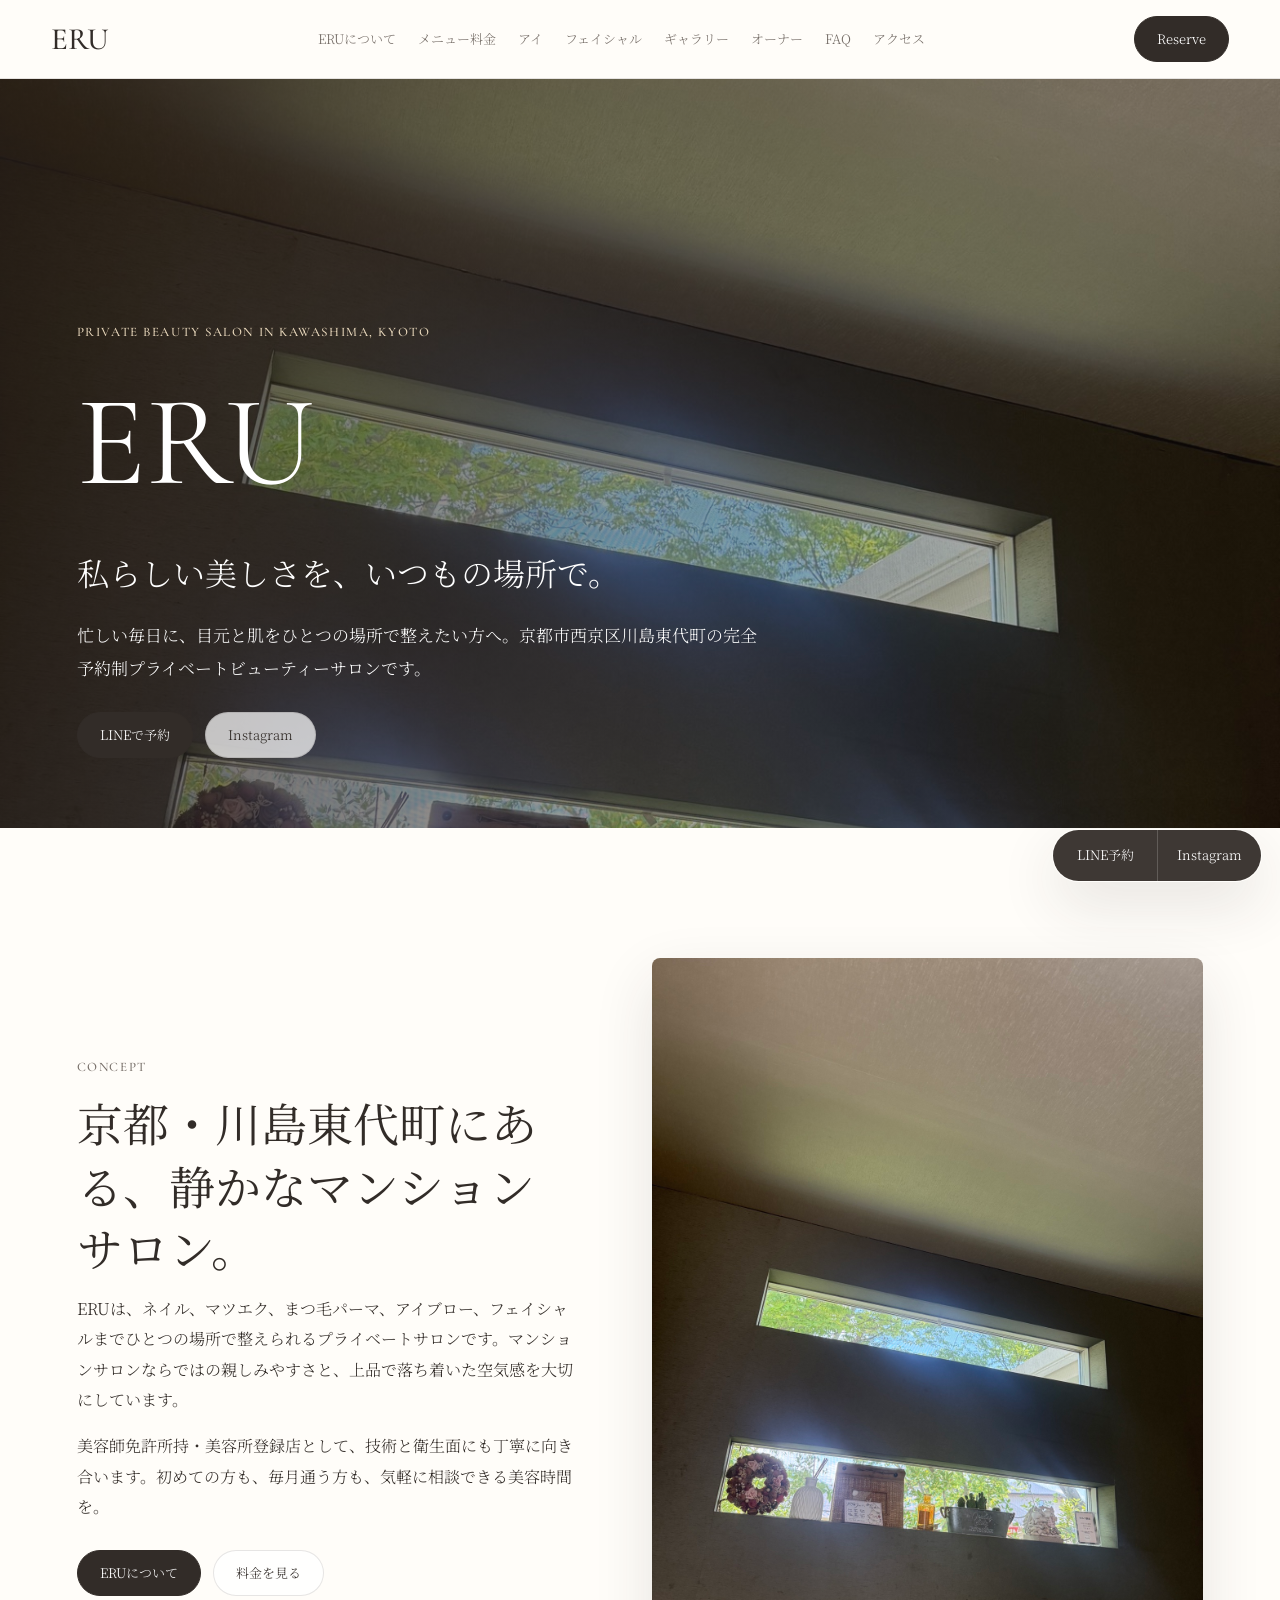
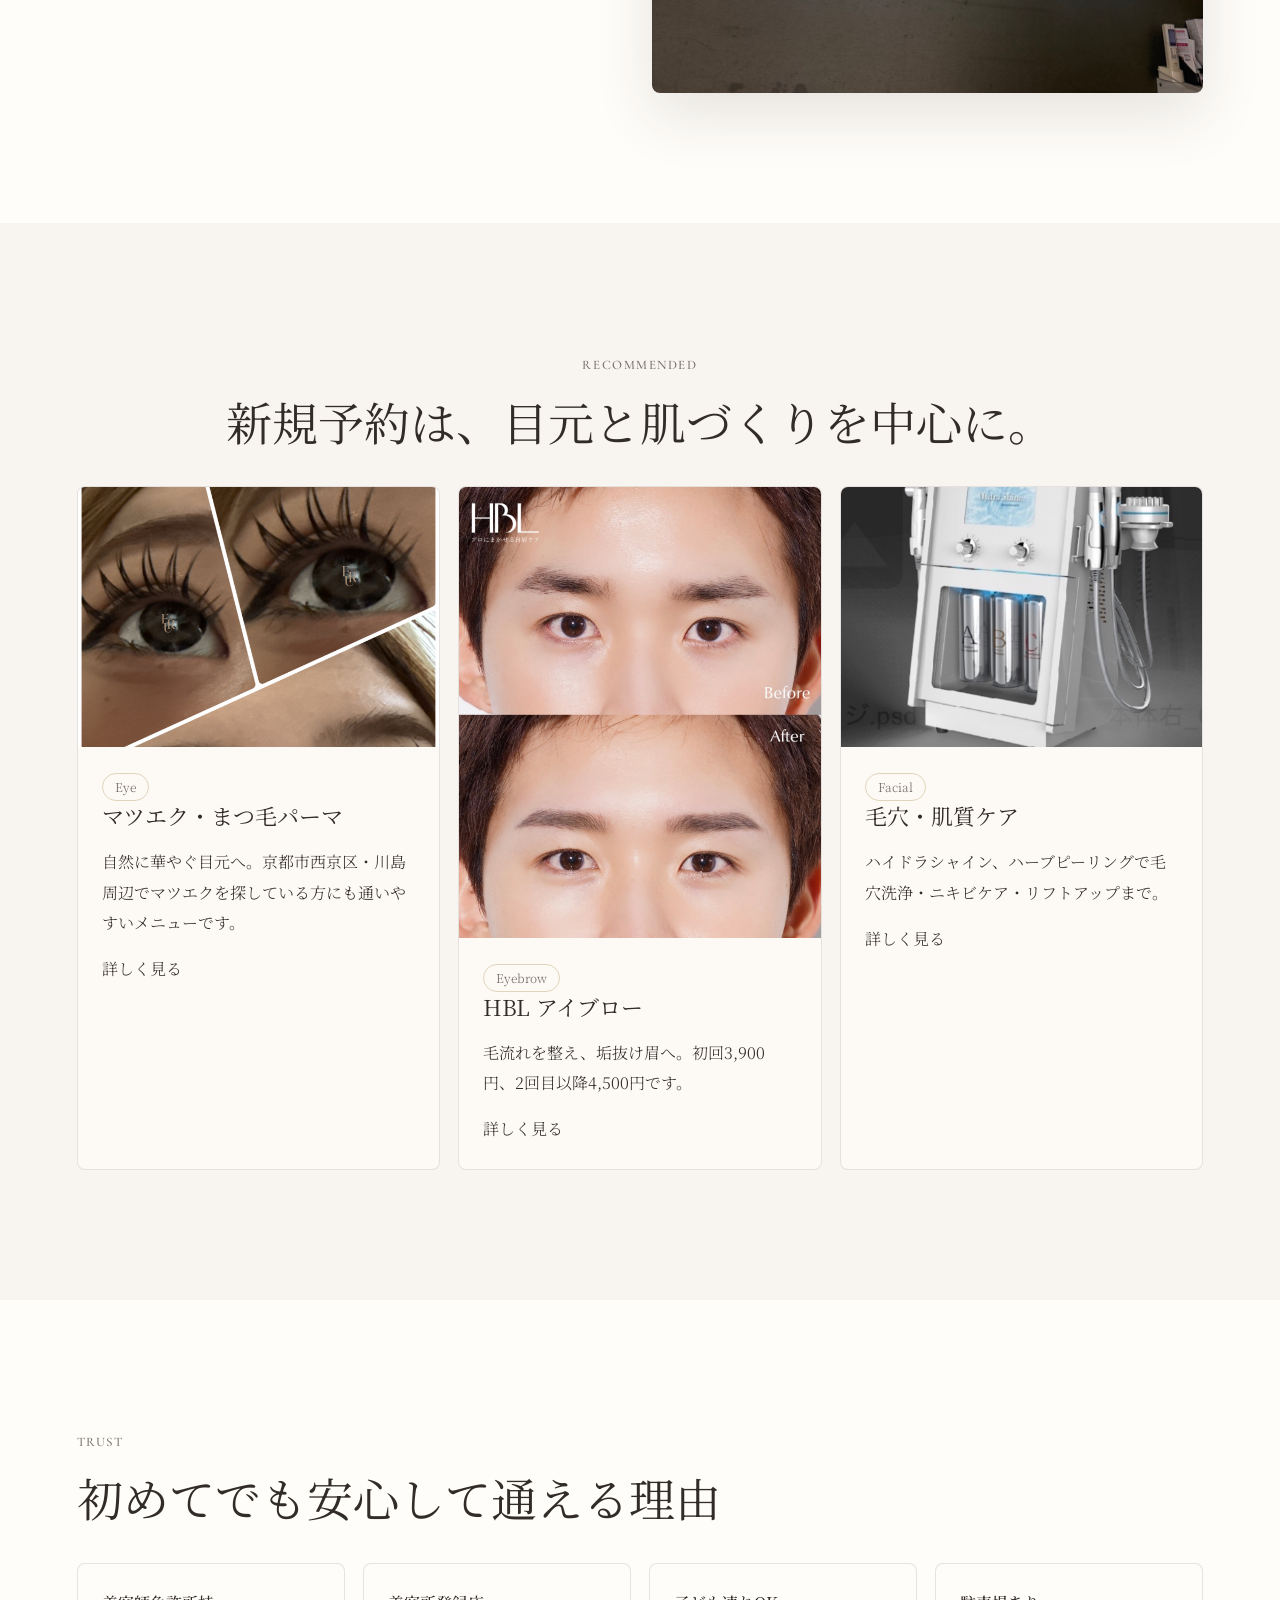
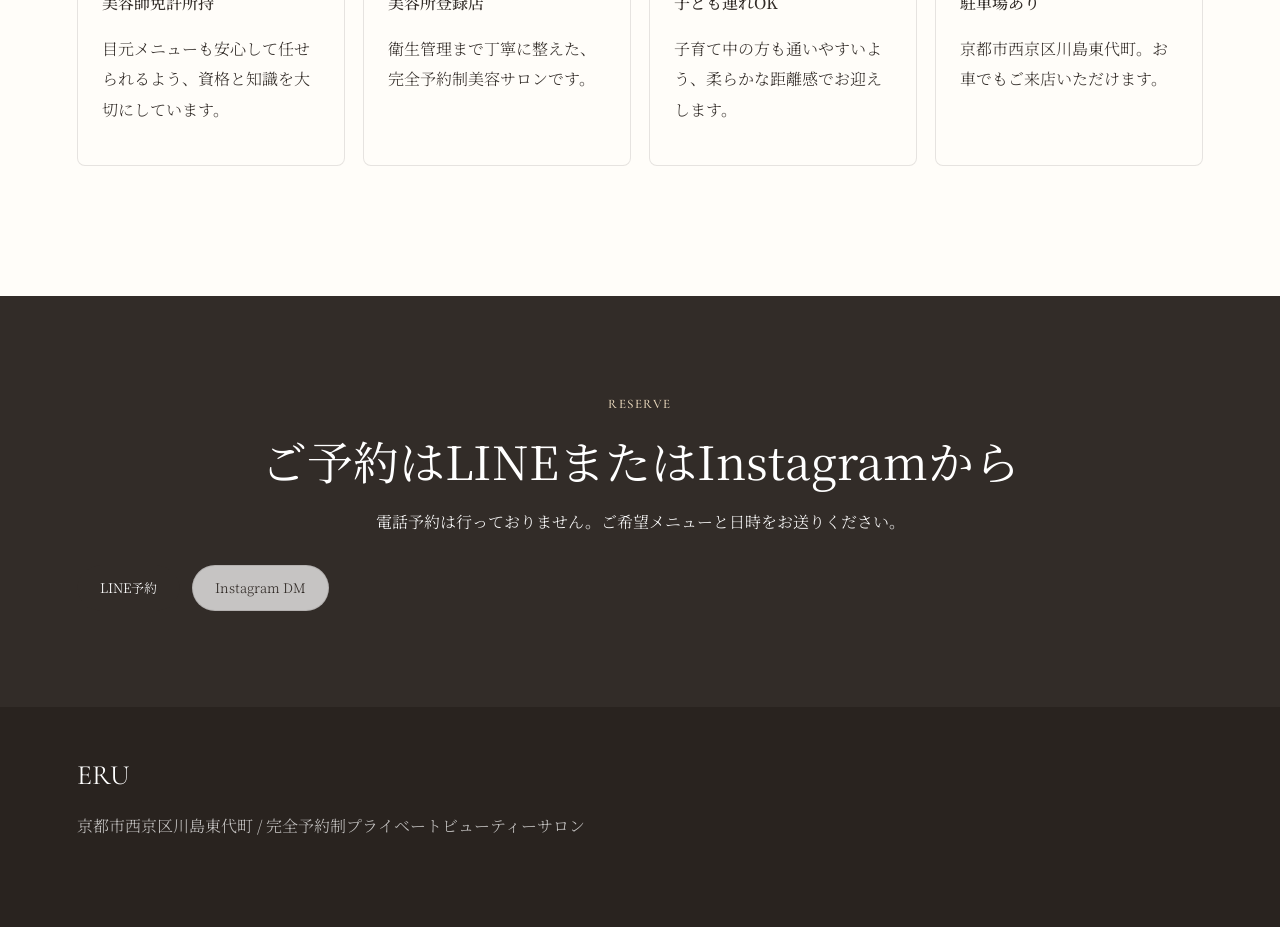
<file: index.html>
<!doctype html>
<html lang="ja">
  <head>
    <meta charset="utf-8" />
    <meta name="viewport" content="width=device-width, initial-scale=1" />
    <meta name="theme-color" content="#f8f4ef" />
    <meta name="apple-mobile-web-app-title" content="ERU" />
    <meta name="application-name" content="ERU" />
    <link rel="apple-touch-icon" sizes="180x180" href="/assets/icons/apple-touch-icon.png" />
    <link rel="icon" type="image/svg+xml" href="/favicon.svg" />
    <link rel="icon" type="image/png" sizes="32x32" href="/assets/icons/favicon-32.png" />
    <link rel="manifest" href="/site.webmanifest" />
    <title>京都市西京区川島東代町のプライベートビューティーサロン ERU｜マツエク・アイブロー・フェイシャル</title>
    <meta name="description" content="京都市西京区川島東代町の完全予約制プライベートビューティーサロンERU。マツエク、まつ毛パーマ、アイブロー、フェイシャルまで通いやすい価格でご提供。美容師免許所持・美容所登録店。駐車場あり、子ども連れOK。" />
    <meta property="og:title" content="ERU｜京都市西京区川島東代町のプライベートビューティーサロン" />
    <meta property="og:description" content="私らしい美しさを、いつもの場所で。マツエク・アイブロー・フェイシャルの新規予約受付中。" />
    <meta property="og:type" content="website" />
    <link rel="preconnect" href="https://fonts.googleapis.com" />
    <link rel="preconnect" href="https://fonts.gstatic.com" crossorigin />
    <link href="https://fonts.googleapis.com/css2?family=Cormorant+Garamond:wght@400;500;600&family=Noto+Serif+JP:wght@300;400;500;600&display=swap" rel="stylesheet" />
    <link rel="stylesheet" href="styles.css?v=20261008-kintsugi" />
  </head>
  <body>
    <header class="site-header">
      <a class="brand" href="index.html">ERU</a>
      <button class="menu-toggle" aria-label="メニューを開閉" aria-expanded="false"><span></span><span></span><span></span></button>
      <nav class="nav" aria-label="メインナビゲーション">
        <a href="about.html">ERUについて</a><a href="menu.html">メニュー料金</a><a href="eye.html">アイ</a><a href="facial.html">フェイシャル</a><a href="gallery.html">ギャラリー</a><a href="owner.html">オーナー</a><a href="faq.html">FAQ</a><a href="access.html">アクセス</a>
      </nav>
      <a class="reserve-link" href="reserve.html">Reserve</a>
    </header>
    <main>
      <section class="hero">
        <div class="hero-media home"></div>
        <div class="hero-content">
          <p class="eyebrow">Private Beauty Salon in Kawashima, Kyoto</p>
          <h1>ERU</h1>
          <p class="hero-copy">私らしい美しさを、いつもの場所で。</p>
          <p class="hero-text">忙しい毎日に、目元と肌をひとつの場所で整えたい方へ。京都市西京区川島東代町の完全予約制プライベートビューティーサロンです。</p>
          <div class="hero-actions"><a class="button primary" href="https://lin.ee/IRVLOEX" target="_blank" rel="noreferrer">LINEで予約</a><a class="button secondary" href="https://www.instagram.com/eye.nail.beauty.elu?igsh=dmViY294dzFra2ww&utm_source=qr" target="_blank" rel="noreferrer">Instagram</a></div>
        </div>
      </section>
      <section class="section">
        <div class="two-col">
          <div>
            <p class="eyebrow">Concept</p>
            <h2>京都・川島東代町にある、静かなマンションサロン。</h2>
            <p>ERUは、ネイル、マツエク、まつ毛パーマ、アイブロー、フェイシャルまでひとつの場所で整えられるプライベートサロンです。マンションサロンならではの親しみやすさと、上品で落ち着いた空気感を大切にしています。</p>
            <p>美容師免許所持・美容所登録店として、技術と衛生面にも丁寧に向き合います。初めての方も、毎月通う方も、気軽に相談できる美容時間を。</p>
            <div class="action-row"><a class="button primary" href="about.html">ERUについて</a><a class="button secondary" href="menu.html">料金を見る</a></div>
          </div>
          <div class="image-frame"><img src="assets/photos/eru-salon-window.jpg" alt="ERUのサロン内に差し込む自然光" /></div>
        </div>
      </section>
      <section class="section alt">
        <div class="section-heading center"><p class="eyebrow">Recommended</p><h2>新規予約は、目元と肌づくりを中心に。</h2></div>
        <div class="menu-grid">
          <article class="menu-card"><img class="focus-top" src="assets/photos/eru-eye-lashes.jpg" alt="ERUのマツエク仕上がり" /><div><span class="tag">Eye</span><h3>マツエク・まつ毛パーマ</h3><p>自然に華やぐ目元へ。京都市西京区・川島周辺でマツエクを探している方にも通いやすいメニューです。</p><a href="eye.html">詳しく見る</a></div></article>
          <article class="menu-card"><img class="show-full" src="assets/photos/eru-hbl-before-after.jpg" alt="HBLアイブローのビフォーアフター" /><div><span class="tag">Eyebrow</span><h3>HBL アイブロー</h3><p>毛流れを整え、垢抜け眉へ。初回3,900円、2回目以降4,500円です。</p><a href="eyebrow.html">詳しく見る</a></div></article>
          <article class="menu-card"><img src="assets/photos/eru-hydra-shine-machine.jpg" alt="ハイドラシャイン機器" /><div><span class="tag">Facial</span><h3>毛穴・肌質ケア</h3><p>ハイドラシャイン、ハーブピーリングで毛穴洗浄・ニキビケア・リフトアップまで。</p><a href="facial.html">詳しく見る</a></div></article>
        </div>
      </section>
      <section class="section">
        <div class="section-heading"><p class="eyebrow">Trust</p><h2>初めてでも安心して通える理由</h2></div>
        <div class="card-grid">
          <div class="card"><strong>美容師免許所持</strong><p>目元メニューも安心して任せられるよう、資格と知識を大切にしています。</p></div>
          <div class="card"><strong>美容所登録店</strong><p>衛生管理まで丁寧に整えた、完全予約制美容サロンです。</p></div>
          <div class="card"><strong>子ども連れOK</strong><p>子育て中の方も通いやすいよう、柔らかな距離感でお迎えします。</p></div>
          <div class="card"><strong>駐車場あり</strong><p>京都市西京区川島東代町。お車でもご来店いただけます。</p></div>
        </div>
      </section>
      <section class="reservation-band">
        <p class="eyebrow">Reserve</p><h2>ご予約はLINEまたはInstagramから</h2><p>電話予約は行っておりません。ご希望メニューと日時をお送りください。</p>
        <div class="hero-actions center"><a class="button primary" href="https://lin.ee/IRVLOEX" target="_blank" rel="noreferrer">LINE予約</a><a class="button secondary" href="https://www.instagram.com/eye.nail.beauty.elu?igsh=dmViY294dzFra2ww&utm_source=qr" target="_blank" rel="noreferrer">Instagram DM</a></div>
      </section>
    </main>
    <footer class="footer"><strong>ERU</strong><span>京都市西京区川島東代町 / 完全予約制プライベートビューティーサロン</span></footer>
    <div class="fixed-reserve"><a href="https://lin.ee/IRVLOEX" target="_blank" rel="noreferrer">LINE予約</a><a href="https://www.instagram.com/eye.nail.beauty.elu?igsh=dmViY294dzFra2ww&utm_source=qr" target="_blank" rel="noreferrer">Instagram</a></div>
    <script src="script.js"></script>
  </body>
</html>
</file>
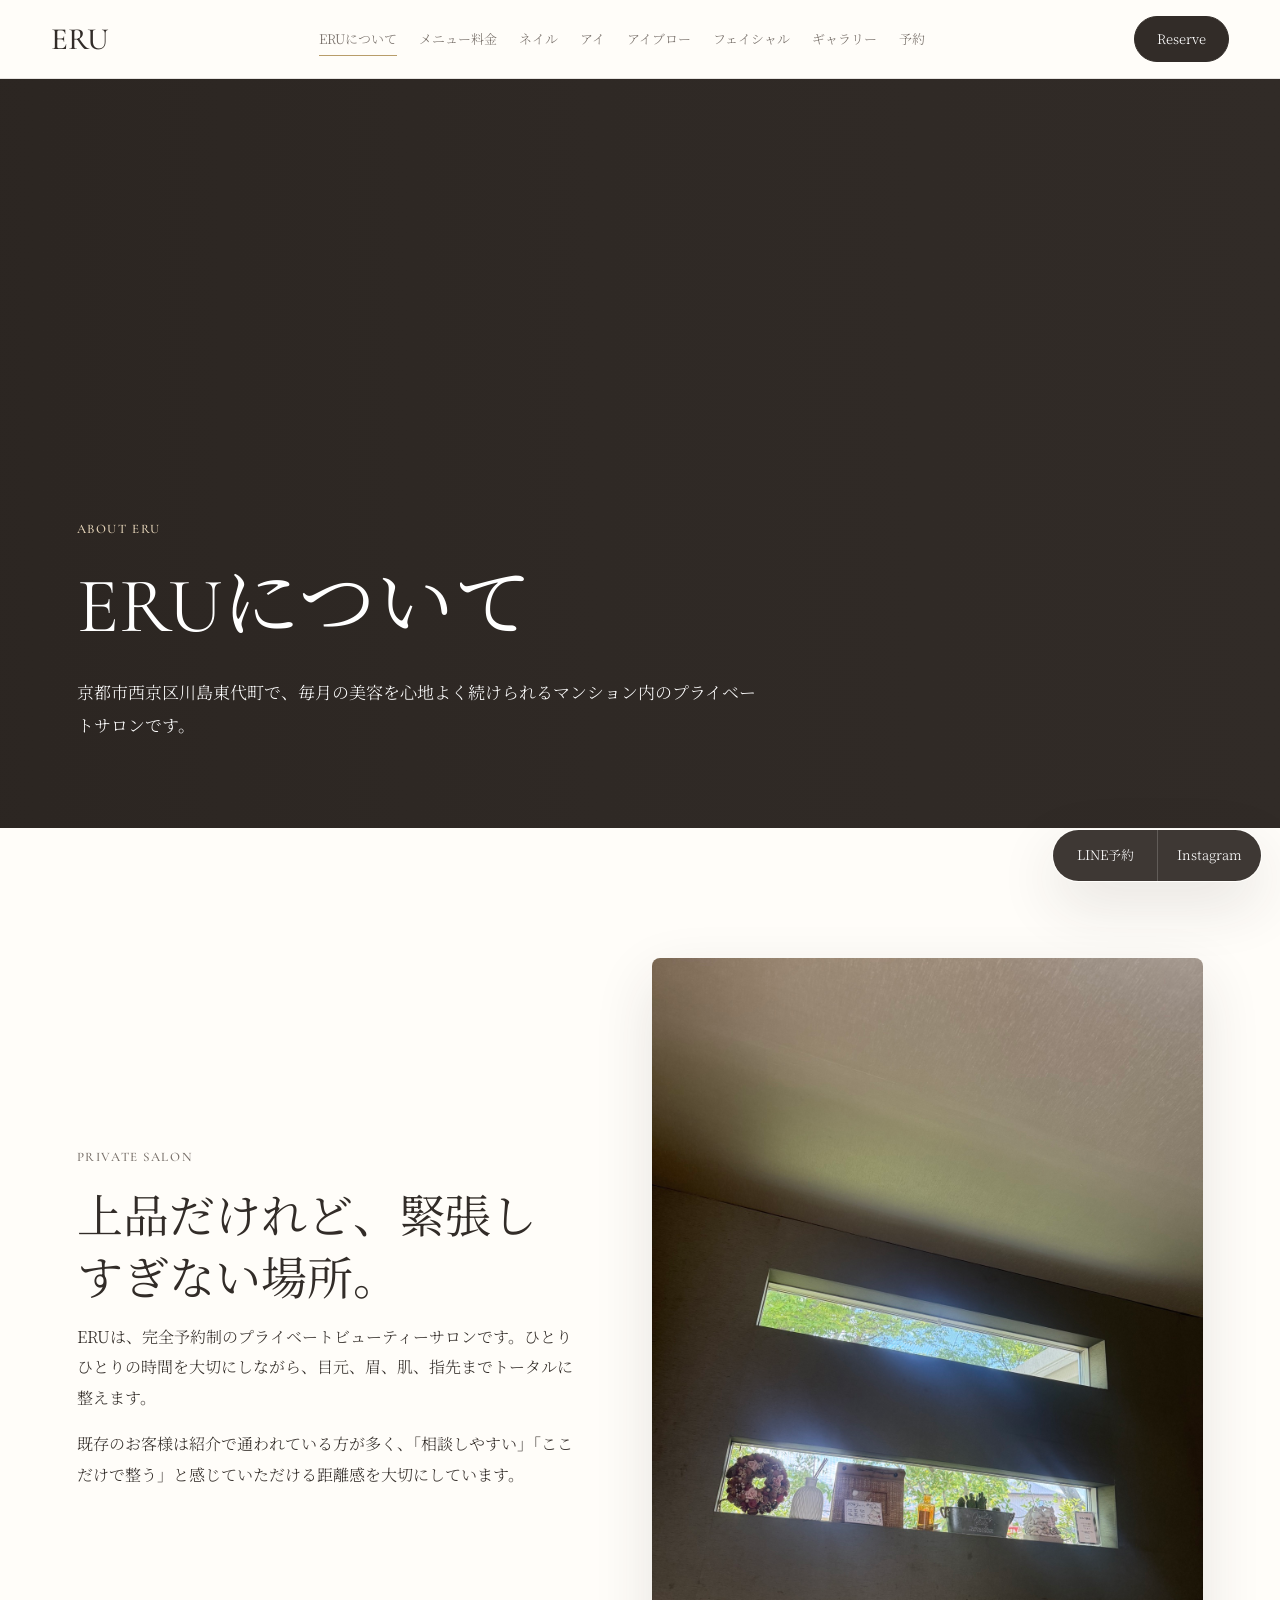
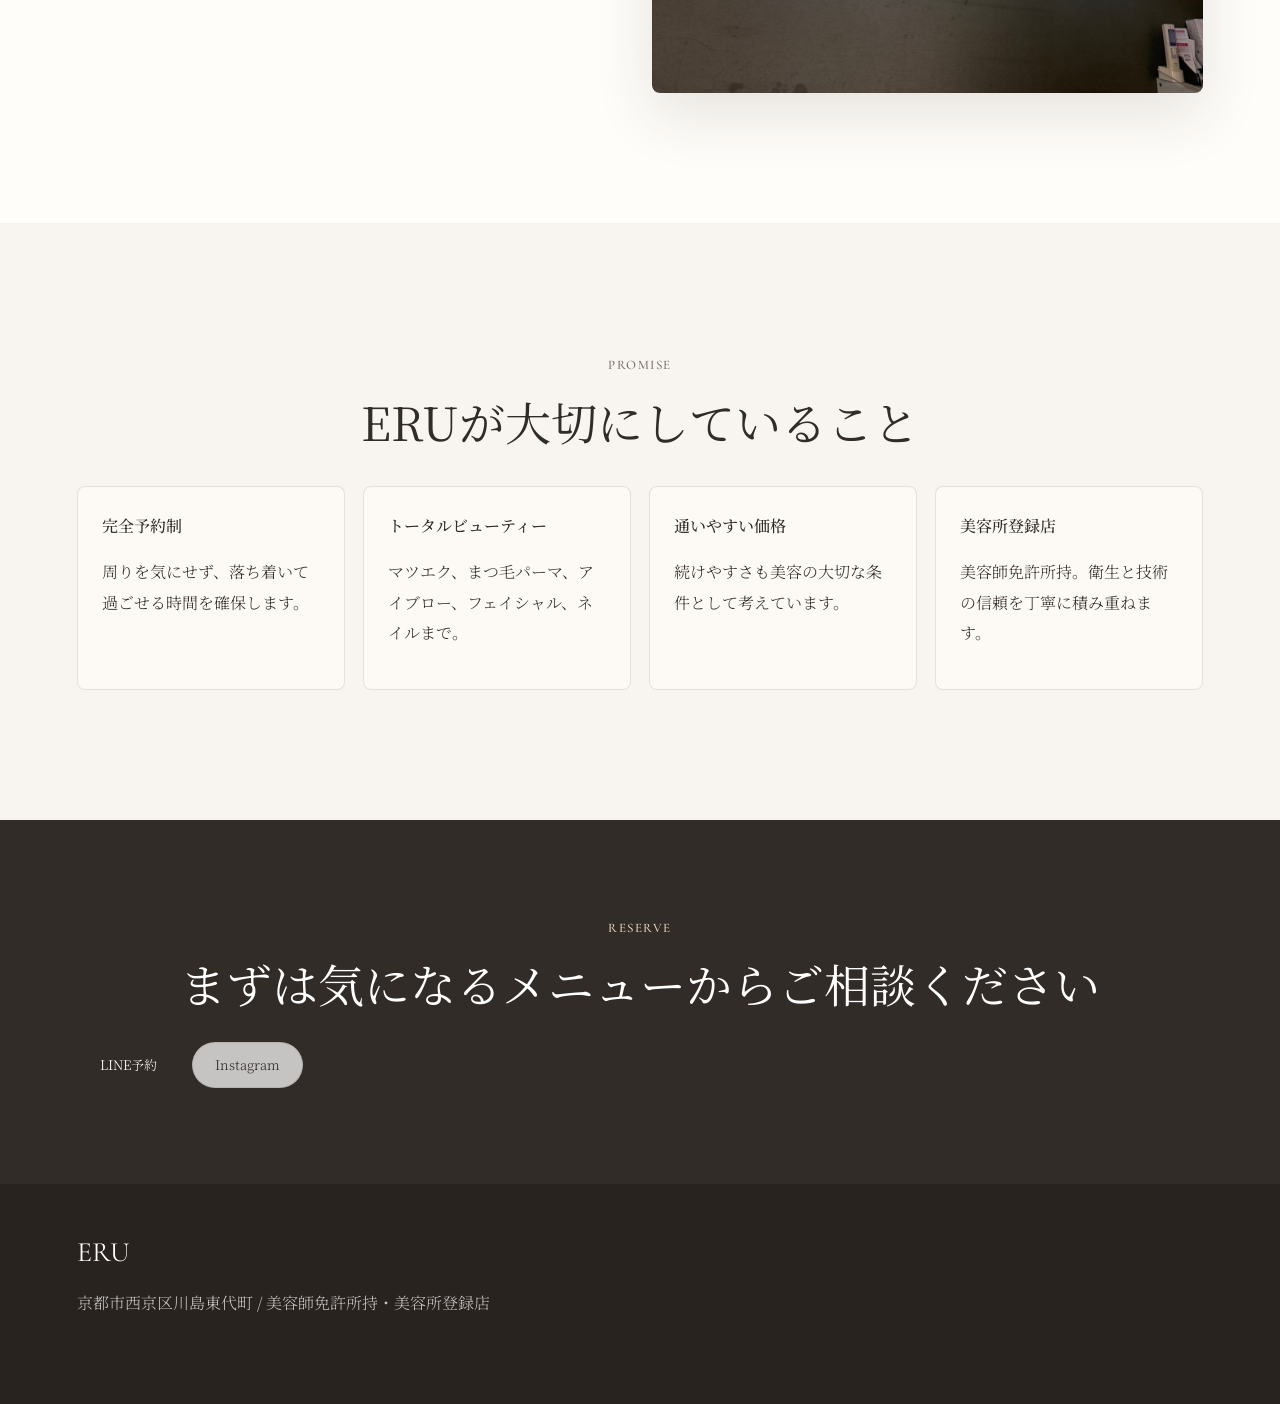
<file: about.html>
<!doctype html>
<html lang="ja">
  <head>
    <meta charset="utf-8" /><meta name="viewport" content="width=device-width, initial-scale=1" />
    <meta name="theme-color" content="#f8f4ef" />
    <meta name="apple-mobile-web-app-title" content="ERU" />
    <meta name="application-name" content="ERU" />
    <link rel="apple-touch-icon" sizes="180x180" href="/assets/icons/apple-touch-icon.png" />
    <link rel="icon" type="image/svg+xml" href="/favicon.svg" />
    <link rel="icon" type="image/png" sizes="32x32" href="/assets/icons/favicon-32.png" />
    <link rel="manifest" href="/site.webmanifest" />
    <title>ERUについて｜京都市西京区川島東代町の完全予約制プライベートサロン</title>
    <meta name="description" content="京都市西京区川島東代町のERUは、美容師免許所持・美容所登録店の完全予約制プライベートビューティーサロン。マツエク、アイブロー、フェイシャルを通いやすく。" />
    <link rel="preconnect" href="https://fonts.googleapis.com" /><link rel="preconnect" href="https://fonts.gstatic.com" crossorigin />
    <link href="https://fonts.googleapis.com/css2?family=Cormorant+Garamond:wght@400;500;600&family=Noto+Serif+JP:wght@300;400;500;600&display=swap" rel="stylesheet" /><link rel="stylesheet" href="styles.css?v=20261008-kintsugi" />
  </head>
  <body>
    <header class="site-header"><a class="brand" href="index.html">ERU</a><button class="menu-toggle" aria-label="メニューを開閉" aria-expanded="false"><span></span><span></span><span></span></button><nav class="nav"><a aria-current="page" href="about.html">ERUについて</a><a href="menu.html">メニュー料金</a><a href="nail.html">ネイル</a><a href="eye.html">アイ</a><a href="eyebrow.html">アイブロー</a><a href="facial.html">フェイシャル</a><a href="gallery.html">ギャラリー</a><a href="reserve.html">予約</a></nav><a class="reserve-link" href="reserve.html">Reserve</a></header>
    <main>
      <section class="hero"><div class="hero-media about"></div><div class="hero-content"><p class="eyebrow">About ERU</p><h1 class="page-title">ERUについて</h1><p class="hero-text">京都市西京区川島東代町で、毎月の美容を心地よく続けられるマンション内のプライベートサロンです。</p></div></section>
      <section class="section">
        <div class="two-col"><div><p class="eyebrow">Private Salon</p><h2>上品だけれど、緊張しすぎない場所。</h2><p>ERUは、完全予約制のプライベートビューティーサロンです。ひとりひとりの時間を大切にしながら、目元、眉、肌、指先までトータルに整えます。</p><p>既存のお客様は紹介で通われている方が多く、「相談しやすい」「ここだけで整う」と感じていただける距離感を大切にしています。</p></div><div class="image-frame"><img src="assets/photos/eru-salon-window.jpg" alt="ERUのサロン内の自然光" /></div></div>
      </section>
      <section class="section alt"><div class="section-heading center"><p class="eyebrow">Promise</p><h2>ERUが大切にしていること</h2></div><div class="card-grid"><div class="card"><strong>完全予約制</strong><p>周りを気にせず、落ち着いて過ごせる時間を確保します。</p></div><div class="card"><strong>トータルビューティー</strong><p>マツエク、まつ毛パーマ、アイブロー、フェイシャル、ネイルまで。</p></div><div class="card"><strong>通いやすい価格</strong><p>続けやすさも美容の大切な条件として考えています。</p></div><div class="card"><strong>美容所登録店</strong><p>美容師免許所持。衛生と技術の信頼を丁寧に積み重ねます。</p></div></div></section>
      <section class="reservation-band"><p class="eyebrow">Reserve</p><h2>まずは気になるメニューからご相談ください</h2><div class="hero-actions center"><a class="button primary" href="https://lin.ee/IRVLOEX" target="_blank" rel="noreferrer">LINE予約</a><a class="button secondary" href="https://www.instagram.com/eye.nail.beauty.elu?igsh=dmViY294dzFra2ww&utm_source=qr" target="_blank" rel="noreferrer">Instagram</a></div></section>
    </main>
    <footer class="footer"><strong>ERU</strong><span>京都市西京区川島東代町 / 美容師免許所持・美容所登録店</span></footer><div class="fixed-reserve"><a href="https://lin.ee/IRVLOEX" target="_blank" rel="noreferrer">LINE予約</a><a href="https://www.instagram.com/eye.nail.beauty.elu?igsh=dmViY294dzFra2ww&utm_source=qr" target="_blank" rel="noreferrer">Instagram</a></div><script src="script.js"></script>
  </body>
</html>
</file>
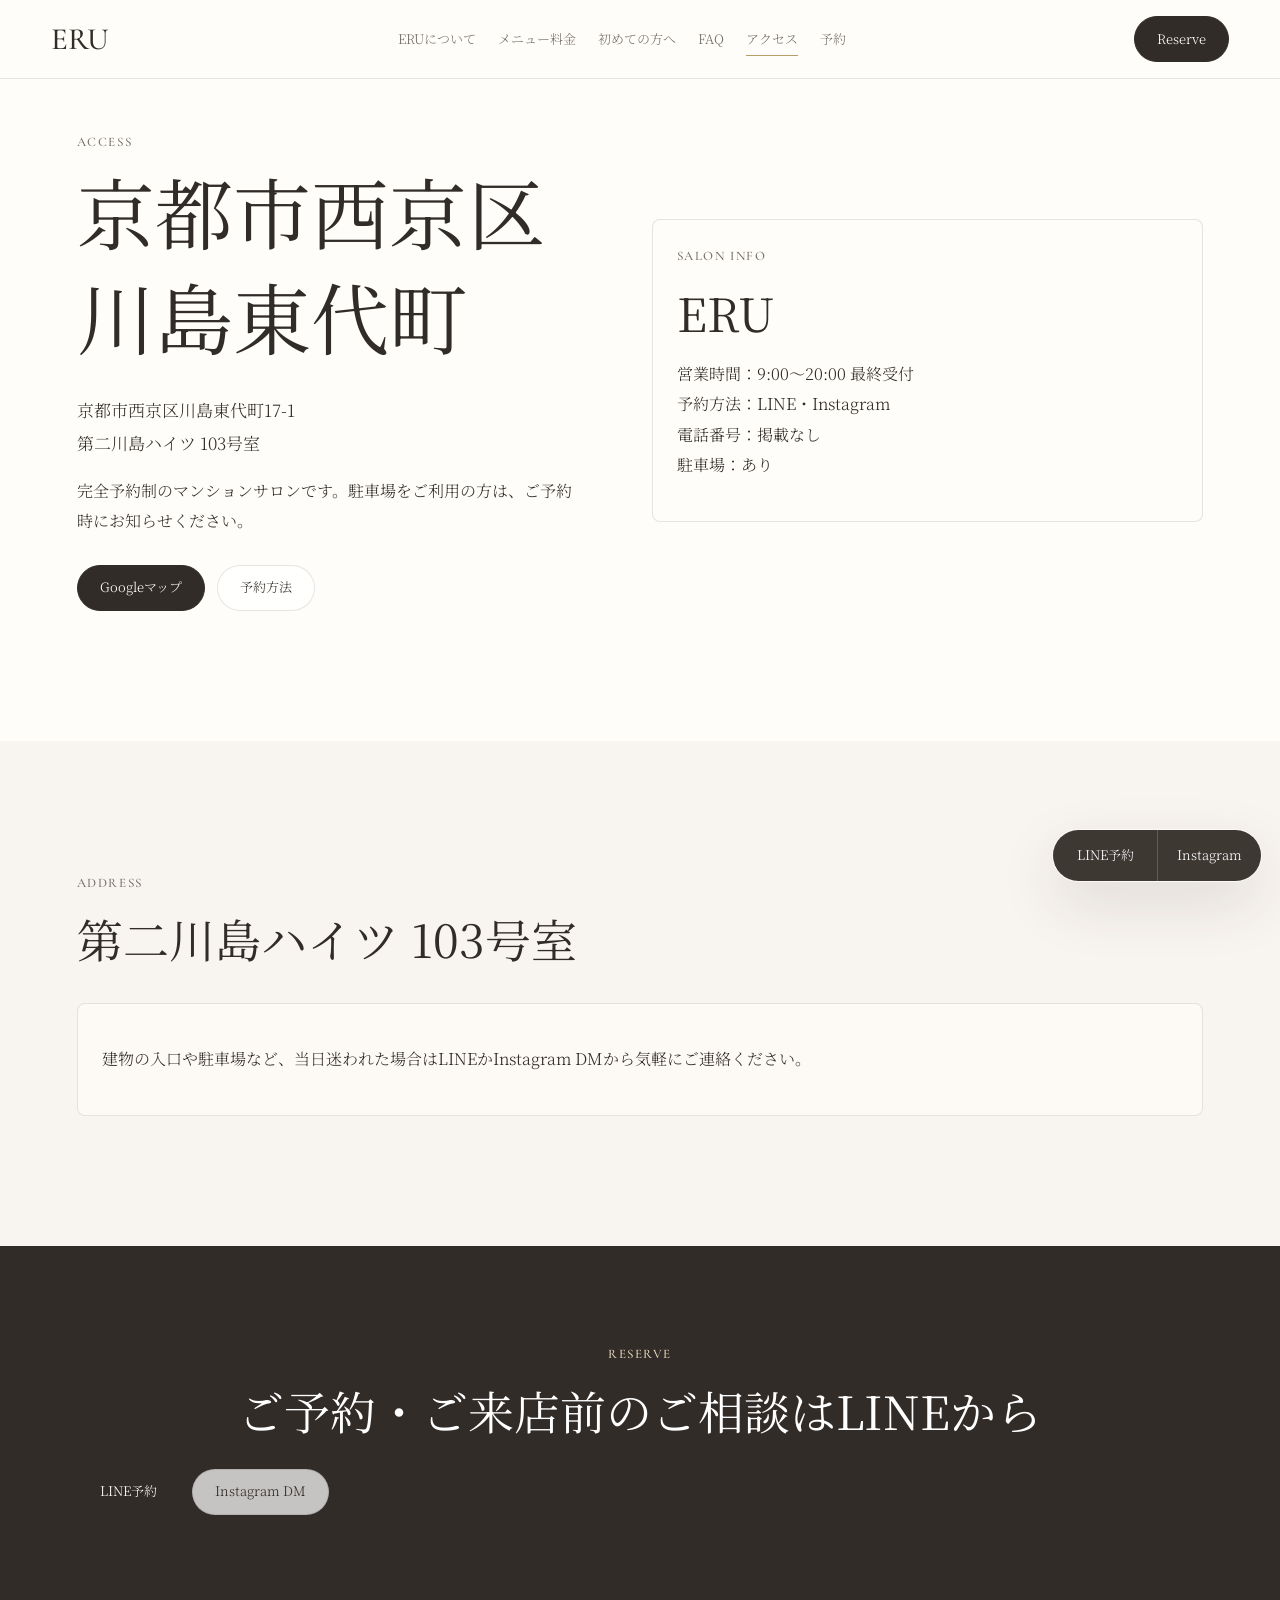
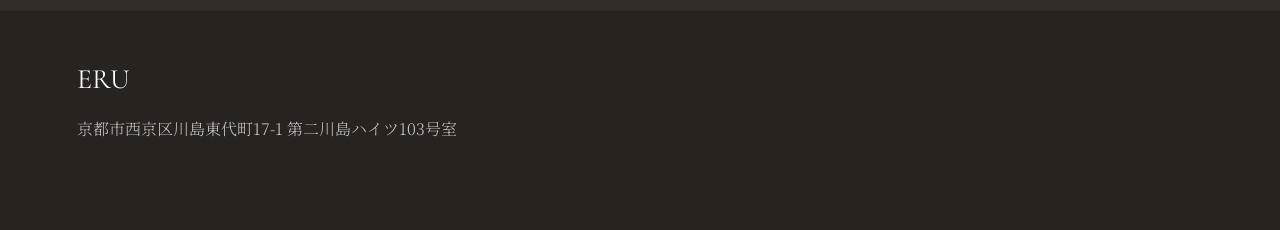
<file: access.html>
<!doctype html>
<html lang="ja">
  <head><meta charset="utf-8" /><meta name="viewport" content="width=device-width, initial-scale=1" />
    <meta name="theme-color" content="#f8f4ef" />
    <meta name="apple-mobile-web-app-title" content="ERU" />
    <meta name="application-name" content="ERU" />
    <link rel="apple-touch-icon" sizes="180x180" href="/assets/icons/apple-touch-icon.png" />
    <link rel="icon" type="image/svg+xml" href="/favicon.svg" />
    <link rel="icon" type="image/png" sizes="32x32" href="/assets/icons/favicon-32.png" />
    <link rel="manifest" href="/site.webmanifest" /><title>アクセス｜ERU 京都市西京区川島東代町</title><meta name="description" content="ERUは京都市西京区川島東代町17-1、第二川島ハイツ103号室の完全予約制プライベートサロン。駐車場あり。" /><link rel="preconnect" href="https://fonts.googleapis.com" /><link rel="preconnect" href="https://fonts.gstatic.com" crossorigin /><link href="https://fonts.googleapis.com/css2?family=Cormorant+Garamond:wght@400;500;600&family=Noto+Serif+JP:wght@300;400;500;600&display=swap" rel="stylesheet" /><link rel="stylesheet" href="styles.css?v=20261008-kintsugi" /></head>
  <body><header class="site-header"><a class="brand" href="index.html">ERU</a><button class="menu-toggle" aria-label="メニューを開閉" aria-expanded="false"><span></span><span></span><span></span></button><nav class="nav"><a href="about.html">ERUについて</a><a href="menu.html">メニュー料金</a><a href="first.html">初めての方へ</a><a href="faq.html">FAQ</a><a aria-current="page" href="access.html">アクセス</a><a href="reserve.html">予約</a></nav><a class="reserve-link" href="reserve.html">Reserve</a></header>
  <main>
    <section class="section" style="padding-top:130px">
      <div class="two-col">
        <div>
          <p class="eyebrow">Access</p>
          <h1 class="page-title">京都市西京区川島東代町</h1>
          <p class="lead">京都市西京区川島東代町17-1<br />第二川島ハイツ 103号室</p>
          <p>完全予約制のマンションサロンです。駐車場をご利用の方は、ご予約時にお知らせください。</p>
          <div class="action-row"><a class="button primary" href="https://www.google.com/maps/search/?api=1&query=京都市西京区川島東代町17-1%20第二川島ハイツ103号室" target="_blank" rel="noreferrer">Googleマップ</a><a class="button secondary" href="reserve.html">予約方法</a></div>
        </div>
        <div class="note-card"><p class="eyebrow">Salon Info</p><h2>ERU</h2><p>営業時間：9:00〜20:00 最終受付<br />予約方法：LINE・Instagram<br />電話番号：掲載なし<br />駐車場：あり</p></div>
      </div>
    </section>
    <section class="section alt"><div class="section-heading"><p class="eyebrow">Address</p><h2>第二川島ハイツ 103号室</h2></div><div class="note-card"><p>建物の入口や駐車場など、当日迷われた場合はLINEかInstagram DMから気軽にご連絡ください。</p></div></section>
    <section class="reservation-band"><p class="eyebrow">Reserve</p><h2>ご予約・ご来店前のご相談はLINEから</h2><div class="hero-actions center"><a class="button primary" href="https://lin.ee/IRVLOEX" target="_blank" rel="noreferrer">LINE予約</a><a class="button secondary" href="https://www.instagram.com/eye.nail.beauty.elu?igsh=dmViY294dzFra2ww&utm_source=qr" target="_blank" rel="noreferrer">Instagram DM</a></div></section>
  </main>
  <footer class="footer"><strong>ERU</strong><span>京都市西京区川島東代町17-1 第二川島ハイツ103号室</span></footer><div class="fixed-reserve"><a href="https://lin.ee/IRVLOEX" target="_blank" rel="noreferrer">LINE予約</a><a href="https://www.instagram.com/eye.nail.beauty.elu?igsh=dmViY294dzFra2ww&utm_source=qr" target="_blank" rel="noreferrer">Instagram</a></div><script src="script.js"></script></body>
</html>
</file>
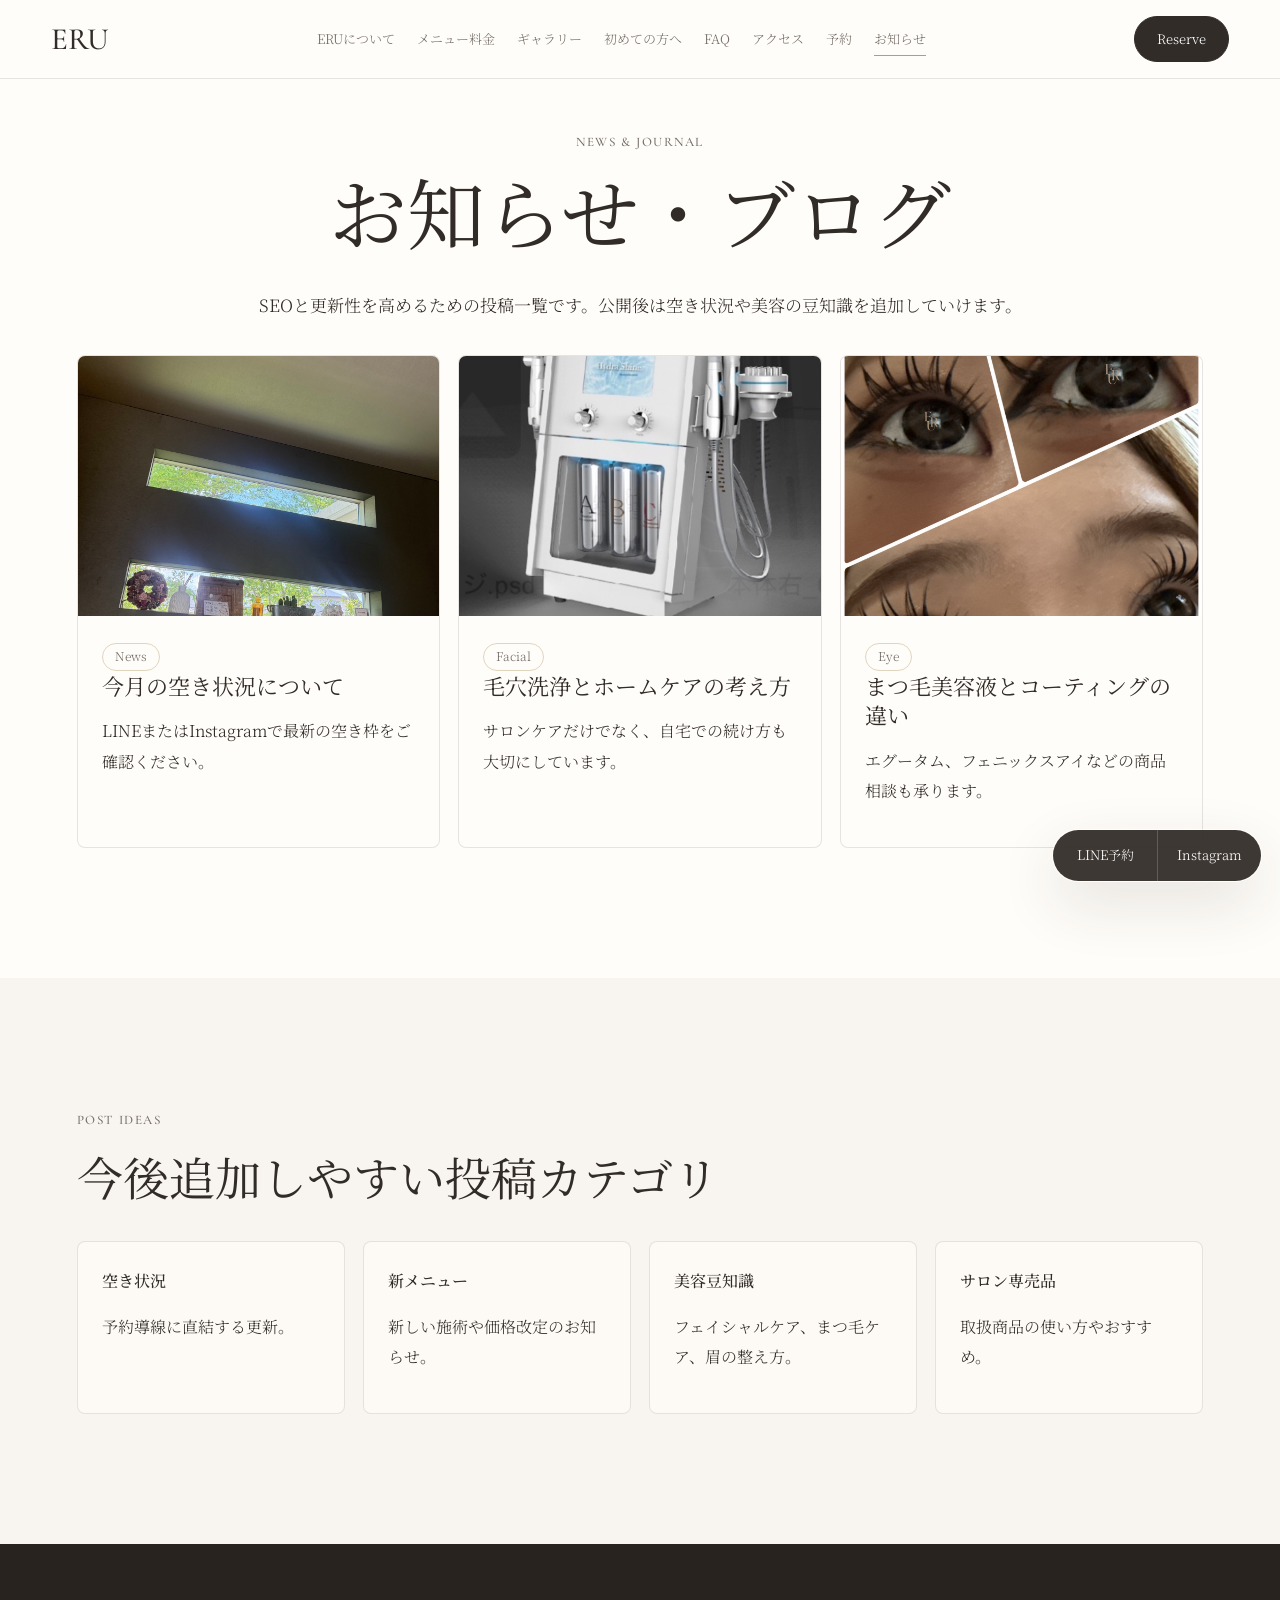
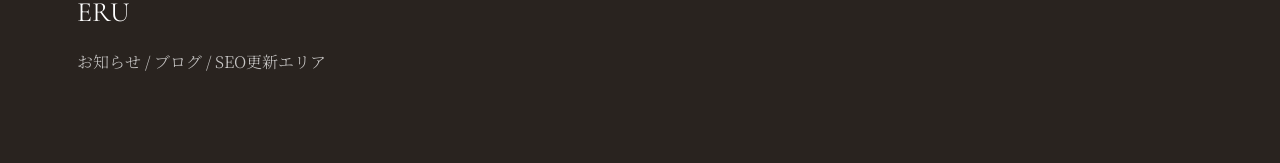
<file: blog.html>
<!doctype html>
<html lang="ja">
  <head><meta charset="utf-8" /><meta name="viewport" content="width=device-width, initial-scale=1" />
    <meta name="theme-color" content="#f8f4ef" />
    <meta name="apple-mobile-web-app-title" content="ERU" />
    <meta name="application-name" content="ERU" />
    <link rel="apple-touch-icon" sizes="180x180" href="/assets/icons/apple-touch-icon.png" />
    <link rel="icon" type="image/svg+xml" href="/favicon.svg" />
    <link rel="icon" type="image/png" sizes="32x32" href="/assets/icons/favicon-32.png" />
    <link rel="manifest" href="/site.webmanifest" /><title>お知らせ・ブログ｜ERU</title><meta name="description" content="ERUのお知らせ・ブログ。空き状況、新メニュー、フェイシャルケア、まつ毛ケア、お客様ネイル、サロン専売品、キャンペーン情報を更新できます。" /><link rel="preconnect" href="https://fonts.googleapis.com" /><link rel="preconnect" href="https://fonts.gstatic.com" crossorigin /><link href="https://fonts.googleapis.com/css2?family=Cormorant+Garamond:wght@400;500;600&family=Noto+Serif+JP:wght@300;400;500;600&display=swap" rel="stylesheet" /><link rel="stylesheet" href="styles.css?v=20261008-kintsugi" /></head>
  <body><header class="site-header"><a class="brand" href="index.html">ERU</a><button class="menu-toggle" aria-label="メニューを開閉" aria-expanded="false"><span></span><span></span><span></span></button><nav class="nav"><a href="about.html">ERUについて</a><a href="menu.html">メニュー料金</a><a href="gallery.html">ギャラリー</a><a href="first.html">初めての方へ</a><a href="faq.html">FAQ</a><a href="access.html">アクセス</a><a href="reserve.html">予約</a><a aria-current="page" href="blog.html">お知らせ</a></nav><a class="reserve-link" href="reserve.html">Reserve</a></header>
  <main><section class="section" style="padding-top:130px"><div class="section-heading center"><p class="eyebrow">News & Journal</p><h1 class="page-title">お知らせ・ブログ</h1><p class="lead">SEOと更新性を高めるための投稿一覧です。公開後は空き状況や美容の豆知識を追加していけます。</p></div><div class="blog-grid"><article class="blog-card"><img src="assets/photos/eru-salon-window.jpg" alt="空き状況" /><div><span class="tag">News</span><h3>今月の空き状況について</h3><p>LINEまたはInstagramで最新の空き枠をご確認ください。</p></div></article><article class="blog-card"><img src="assets/photos/eru-hydra-shine-machine.jpg" alt="フェイシャルケア" /><div><span class="tag">Facial</span><h3>毛穴洗浄とホームケアの考え方</h3><p>サロンケアだけでなく、自宅での続け方も大切にしています。</p></div></article><article class="blog-card"><img class="focus-top" src="assets/photos/eru-eye-lashes.jpg" alt="まつ毛ケア" /><div><span class="tag">Eye</span><h3>まつ毛美容液とコーティングの違い</h3><p>エグータム、フェニックスアイなどの商品相談も承ります。</p></div></article></div></section><section class="section alt"><div class="section-heading"><p class="eyebrow">Post Ideas</p><h2>今後追加しやすい投稿カテゴリ</h2></div><div class="card-grid"><div class="card"><strong>空き状況</strong><p>予約導線に直結する更新。</p></div><div class="card"><strong>新メニュー</strong><p>新しい施術や価格改定のお知らせ。</p></div><div class="card"><strong>美容豆知識</strong><p>フェイシャルケア、まつ毛ケア、眉の整え方。</p></div><div class="card"><strong>サロン専売品</strong><p>取扱商品の使い方やおすすめ。</p></div></div></section></main><footer class="footer"><strong>ERU</strong><span>お知らせ / ブログ / SEO更新エリア</span></footer><div class="fixed-reserve"><a href="https://lin.ee/IRVLOEX" target="_blank" rel="noreferrer">LINE予約</a><a href="https://www.instagram.com/eye.nail.beauty.elu?igsh=dmViY294dzFra2ww&utm_source=qr" target="_blank" rel="noreferrer">Instagram</a></div><script src="script.js"></script></body>
</html>
</file>
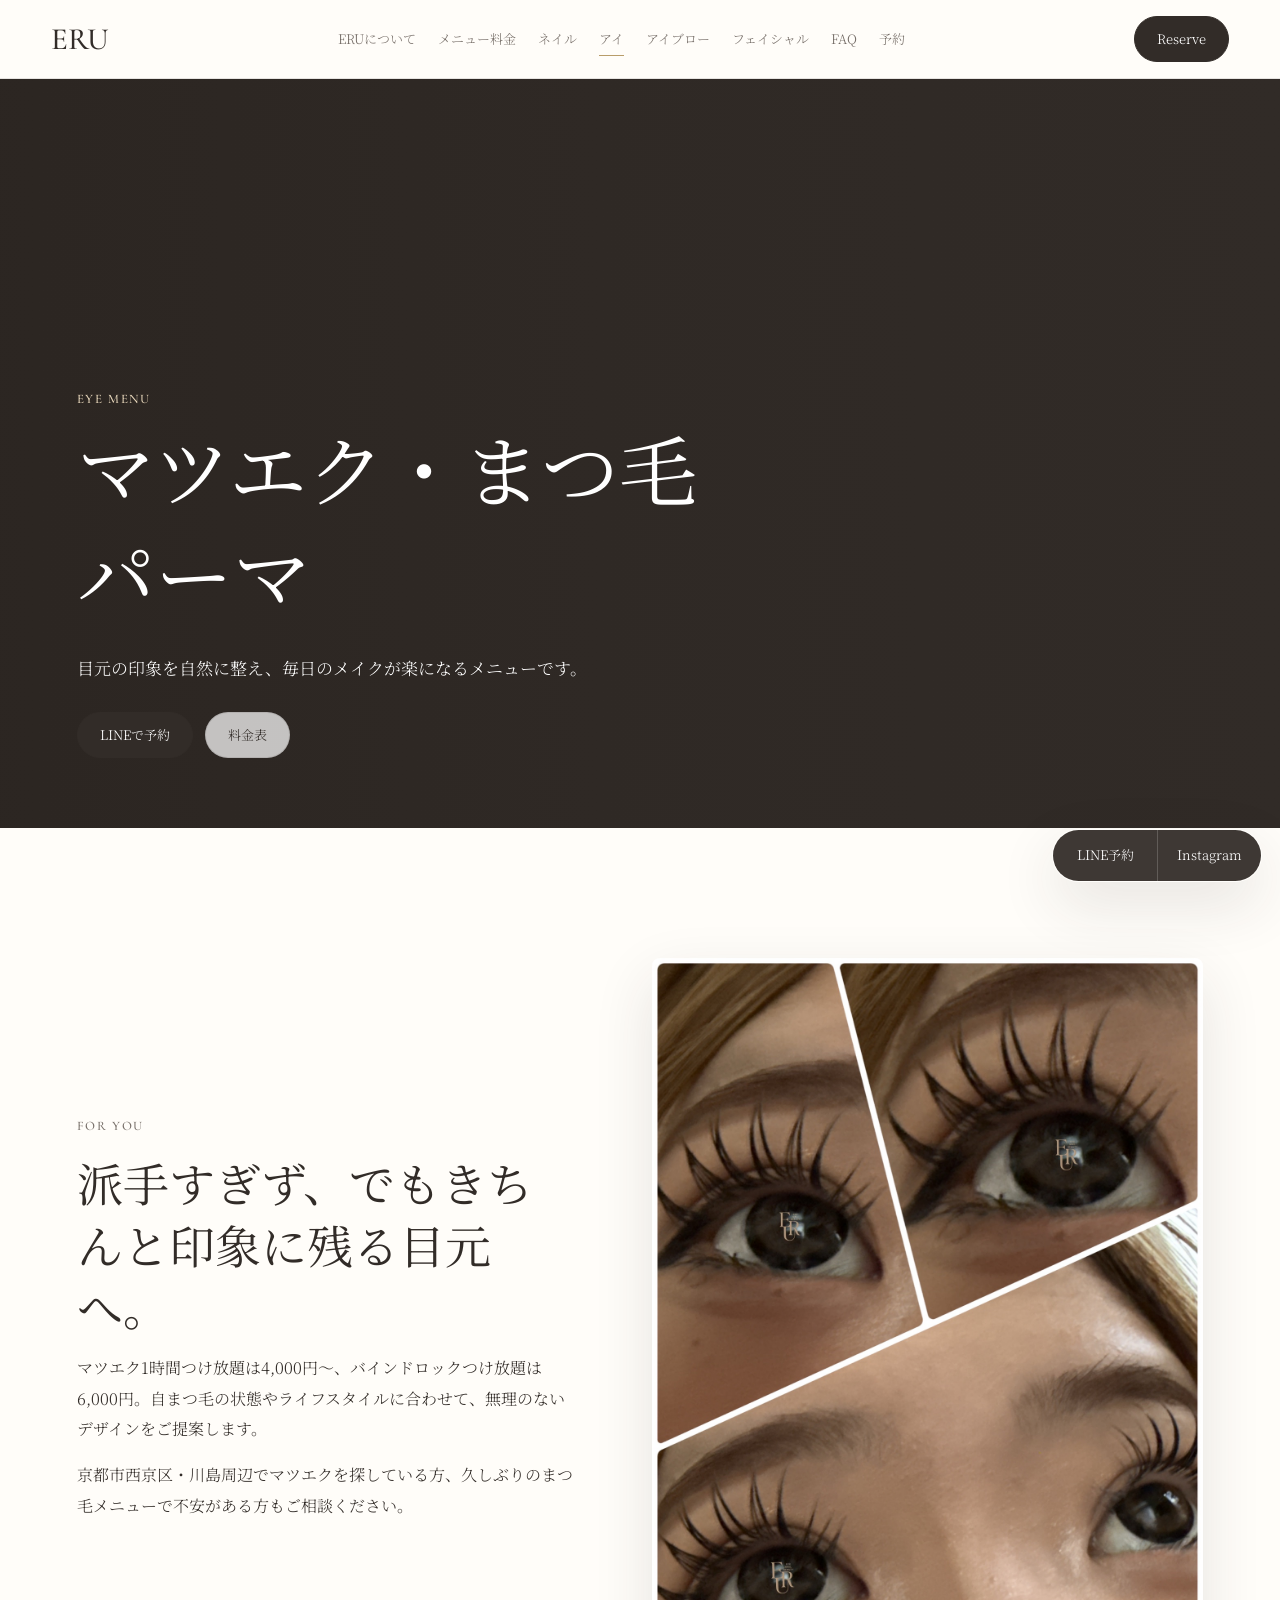
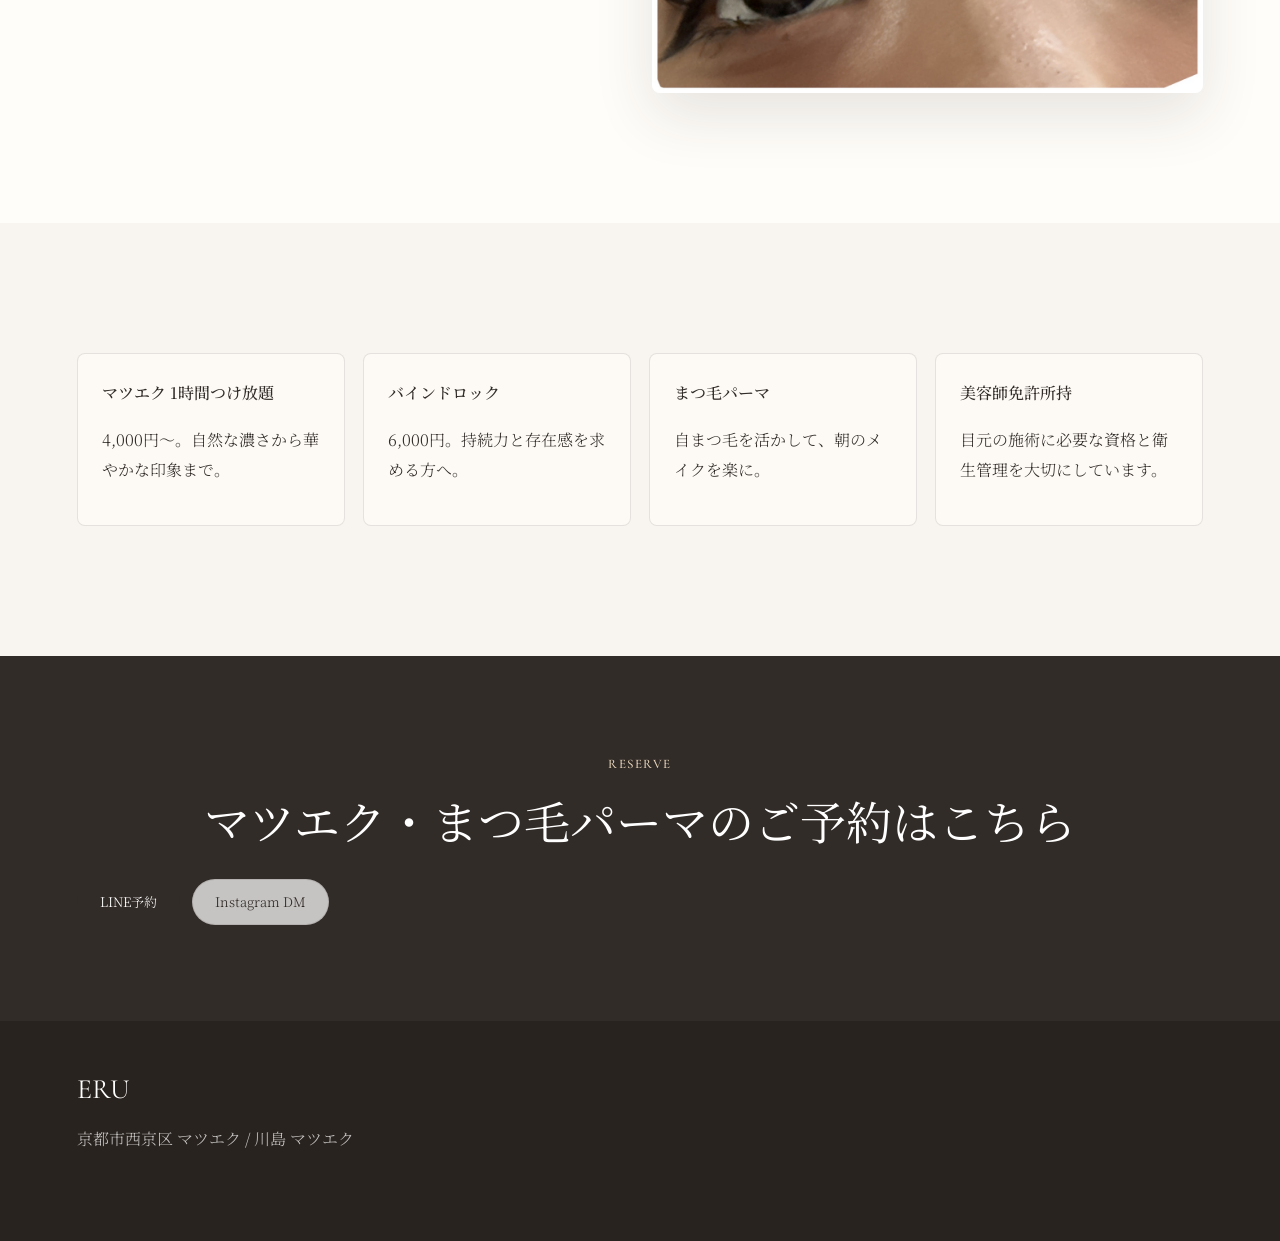
<file: eye.html>
<!doctype html>
<html lang="ja">
  <head><meta charset="utf-8" /><meta name="viewport" content="width=device-width, initial-scale=1" />
    <meta name="theme-color" content="#f8f4ef" />
    <meta name="apple-mobile-web-app-title" content="ERU" />
    <meta name="application-name" content="ERU" />
    <link rel="apple-touch-icon" sizes="180x180" href="/assets/icons/apple-touch-icon.png" />
    <link rel="icon" type="image/svg+xml" href="/favicon.svg" />
    <link rel="icon" type="image/png" sizes="32x32" href="/assets/icons/favicon-32.png" />
    <link rel="manifest" href="/site.webmanifest" /><title>アイメニュー｜京都市西京区・川島周辺のマツエク ERU</title><meta name="description" content="京都市西京区川島東代町のマツエク、バインドロック、まつ毛パーマならERU。完全予約制、美容師免許所持・美容所登録店。" /><link rel="preconnect" href="https://fonts.googleapis.com" /><link rel="preconnect" href="https://fonts.gstatic.com" crossorigin /><link href="https://fonts.googleapis.com/css2?family=Cormorant+Garamond:wght@400;500;600&family=Noto+Serif+JP:wght@300;400;500;600&display=swap" rel="stylesheet" /><link rel="stylesheet" href="styles.css?v=20261008-kintsugi" /></head>
  <body><header class="site-header"><a class="brand" href="index.html">ERU</a><button class="menu-toggle" aria-label="メニューを開閉" aria-expanded="false"><span></span><span></span><span></span></button><nav class="nav"><a href="about.html">ERUについて</a><a href="menu.html">メニュー料金</a><a href="nail.html">ネイル</a><a aria-current="page" href="eye.html">アイ</a><a href="eyebrow.html">アイブロー</a><a href="facial.html">フェイシャル</a><a href="faq.html">FAQ</a><a href="reserve.html">予約</a></nav><a class="reserve-link" href="reserve.html">Reserve</a></header>
  <main><section class="hero"><div class="hero-media menu"></div><div class="hero-content"><p class="eyebrow">Eye Menu</p><h1 class="page-title">マツエク・まつ毛パーマ</h1><p class="hero-text">目元の印象を自然に整え、毎日のメイクが楽になるメニューです。</p><div class="hero-actions"><a class="button primary" href="https://lin.ee/IRVLOEX" target="_blank" rel="noreferrer">LINEで予約</a><a class="button secondary" href="menu.html">料金表</a></div></div></section><section class="section"><div class="two-col"><div><p class="eyebrow">For You</p><h2>派手すぎず、でもきちんと印象に残る目元へ。</h2><p>マツエク1時間つけ放題は4,000円〜、バインドロックつけ放題は6,000円。自まつ毛の状態やライフスタイルに合わせて、無理のないデザインをご提案します。</p><p>京都市西京区・川島周辺でマツエクを探している方、久しぶりのまつ毛メニューで不安がある方もご相談ください。</p></div><div class="image-frame"><img class="focus-top" src="assets/photos/eru-eye-lashes.jpg" alt="ERUのマツエク仕上がり" /></div></div></section><section class="section alt"><div class="card-grid"><div class="card"><strong>マツエク 1時間つけ放題</strong><p>4,000円〜。自然な濃さから華やかな印象まで。</p></div><div class="card"><strong>バインドロック</strong><p>6,000円。持続力と存在感を求める方へ。</p></div><div class="card"><strong>まつ毛パーマ</strong><p>自まつ毛を活かして、朝のメイクを楽に。</p></div><div class="card"><strong>美容師免許所持</strong><p>目元の施術に必要な資格と衛生管理を大切にしています。</p></div></div></section><section class="reservation-band"><p class="eyebrow">Reserve</p><h2>マツエク・まつ毛パーマのご予約はこちら</h2><div class="hero-actions center"><a class="button primary" href="https://lin.ee/IRVLOEX" target="_blank" rel="noreferrer">LINE予約</a><a class="button secondary" href="https://www.instagram.com/eye.nail.beauty.elu?igsh=dmViY294dzFra2ww&utm_source=qr" target="_blank" rel="noreferrer">Instagram DM</a></div></section></main><footer class="footer"><strong>ERU</strong><span>京都市西京区 マツエク / 川島 マツエク</span></footer><div class="fixed-reserve"><a href="https://lin.ee/IRVLOEX" target="_blank" rel="noreferrer">LINE予約</a><a href="https://www.instagram.com/eye.nail.beauty.elu?igsh=dmViY294dzFra2ww&utm_source=qr" target="_blank" rel="noreferrer">Instagram</a></div><script src="script.js"></script></body>
</html>
</file>
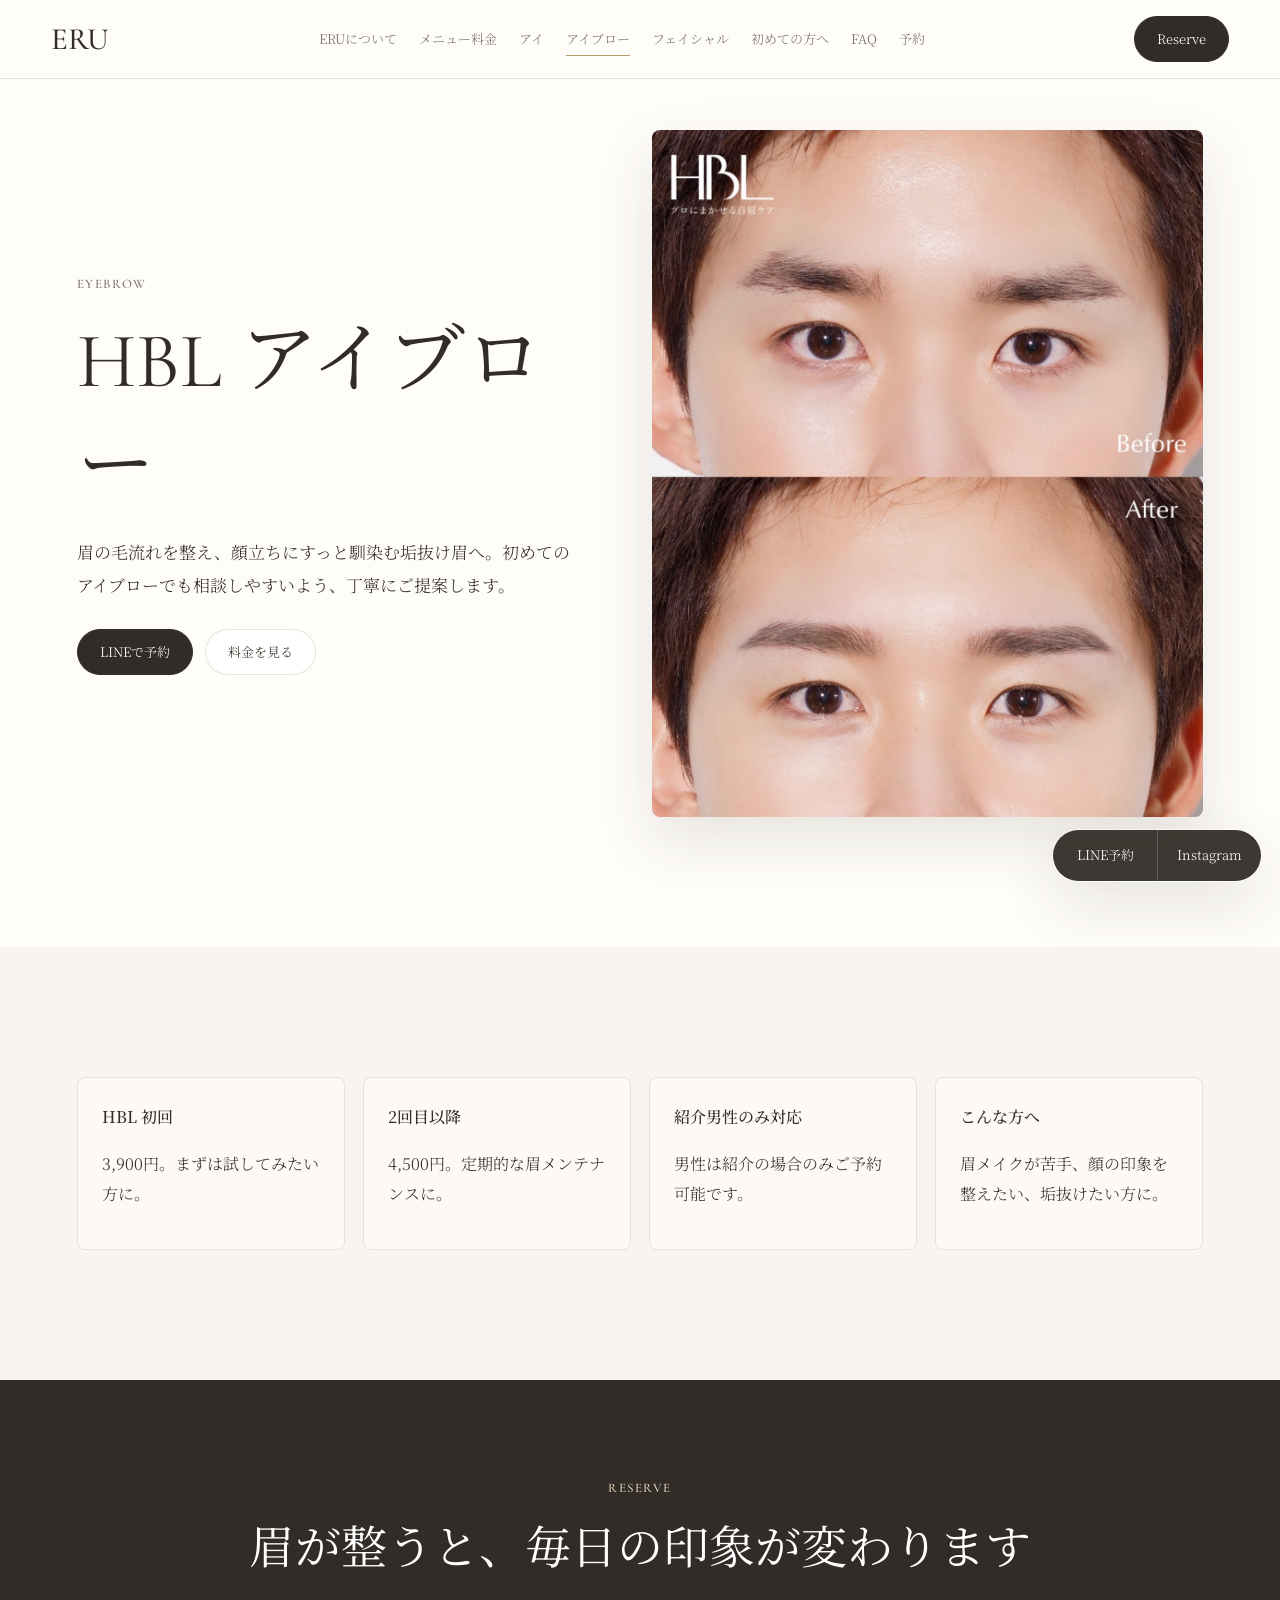
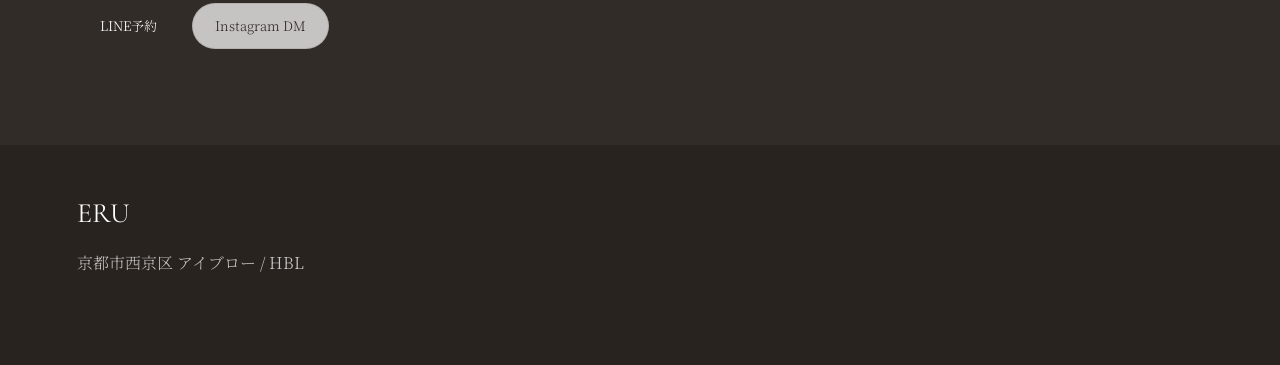
<file: eyebrow.html>
<!doctype html>
<html lang="ja">
  <head><meta charset="utf-8" /><meta name="viewport" content="width=device-width, initial-scale=1" />
    <meta name="theme-color" content="#f8f4ef" />
    <meta name="apple-mobile-web-app-title" content="ERU" />
    <meta name="application-name" content="ERU" />
    <link rel="apple-touch-icon" sizes="180x180" href="/assets/icons/apple-touch-icon.png" />
    <link rel="icon" type="image/svg+xml" href="/favicon.svg" />
    <link rel="icon" type="image/png" sizes="32x32" href="/assets/icons/favicon-32.png" />
    <link rel="manifest" href="/site.webmanifest" /><title>アイブロー・HBL｜京都市西京区川島東代町 ERU</title><meta name="description" content="京都市西京区川島東代町のアイブローサロンERU。HBL初回3,900円、2回目以降4,500円。垢抜け眉へ導く完全予約制プライベートサロン。" /><link rel="preconnect" href="https://fonts.googleapis.com" /><link rel="preconnect" href="https://fonts.gstatic.com" crossorigin /><link href="https://fonts.googleapis.com/css2?family=Cormorant+Garamond:wght@400;500;600&family=Noto+Serif+JP:wght@300;400;500;600&display=swap" rel="stylesheet" /><link rel="stylesheet" href="styles.css?v=20261008-kintsugi" /></head>
  <body><header class="site-header"><a class="brand" href="index.html">ERU</a><button class="menu-toggle" aria-label="メニューを開閉" aria-expanded="false"><span></span><span></span><span></span></button><nav class="nav"><a href="about.html">ERUについて</a><a href="menu.html">メニュー料金</a><a href="eye.html">アイ</a><a aria-current="page" href="eyebrow.html">アイブロー</a><a href="facial.html">フェイシャル</a><a href="first.html">初めての方へ</a><a href="faq.html">FAQ</a><a href="reserve.html">予約</a></nav><a class="reserve-link" href="reserve.html">Reserve</a></header>
  <main><section class="section" style="padding-top:130px"><div class="two-col"><div><p class="eyebrow">Eyebrow</p><h1 class="page-title">HBL アイブロー</h1><p class="lead">眉の毛流れを整え、顔立ちにすっと馴染む垢抜け眉へ。初めてのアイブローでも相談しやすいよう、丁寧にご提案します。</p><div class="action-row"><a class="button primary" href="https://lin.ee/IRVLOEX" target="_blank" rel="noreferrer">LINEで予約</a><a class="button secondary" href="menu.html">料金を見る</a></div></div><div class="image-frame"><img class="focus-top" src="assets/photos/eru-hbl-before-after.jpg" alt="HBLアイブローのビフォーアフター" /></div></div></section><section class="section alt"><div class="card-grid"><div class="card"><strong>HBL 初回</strong><p>3,900円。まずは試してみたい方に。</p></div><div class="card"><strong>2回目以降</strong><p>4,500円。定期的な眉メンテナンスに。</p></div><div class="card"><strong>紹介男性のみ対応</strong><p>男性は紹介の場合のみご予約可能です。</p></div><div class="card"><strong>こんな方へ</strong><p>眉メイクが苦手、顔の印象を整えたい、垢抜けたい方に。</p></div></div></section><section class="reservation-band"><p class="eyebrow">Reserve</p><h2>眉が整うと、毎日の印象が変わります</h2><div class="hero-actions center"><a class="button primary" href="https://lin.ee/IRVLOEX" target="_blank" rel="noreferrer">LINE予約</a><a class="button secondary" href="https://www.instagram.com/eye.nail.beauty.elu?igsh=dmViY294dzFra2ww&utm_source=qr" target="_blank" rel="noreferrer">Instagram DM</a></div></section></main><footer class="footer"><strong>ERU</strong><span>京都市西京区 アイブロー / HBL</span></footer><div class="fixed-reserve"><a href="https://lin.ee/IRVLOEX" target="_blank" rel="noreferrer">LINE予約</a><a href="https://www.instagram.com/eye.nail.beauty.elu?igsh=dmViY294dzFra2ww&utm_source=qr" target="_blank" rel="noreferrer">Instagram</a></div><script src="script.js"></script></body>
</html>
</file>
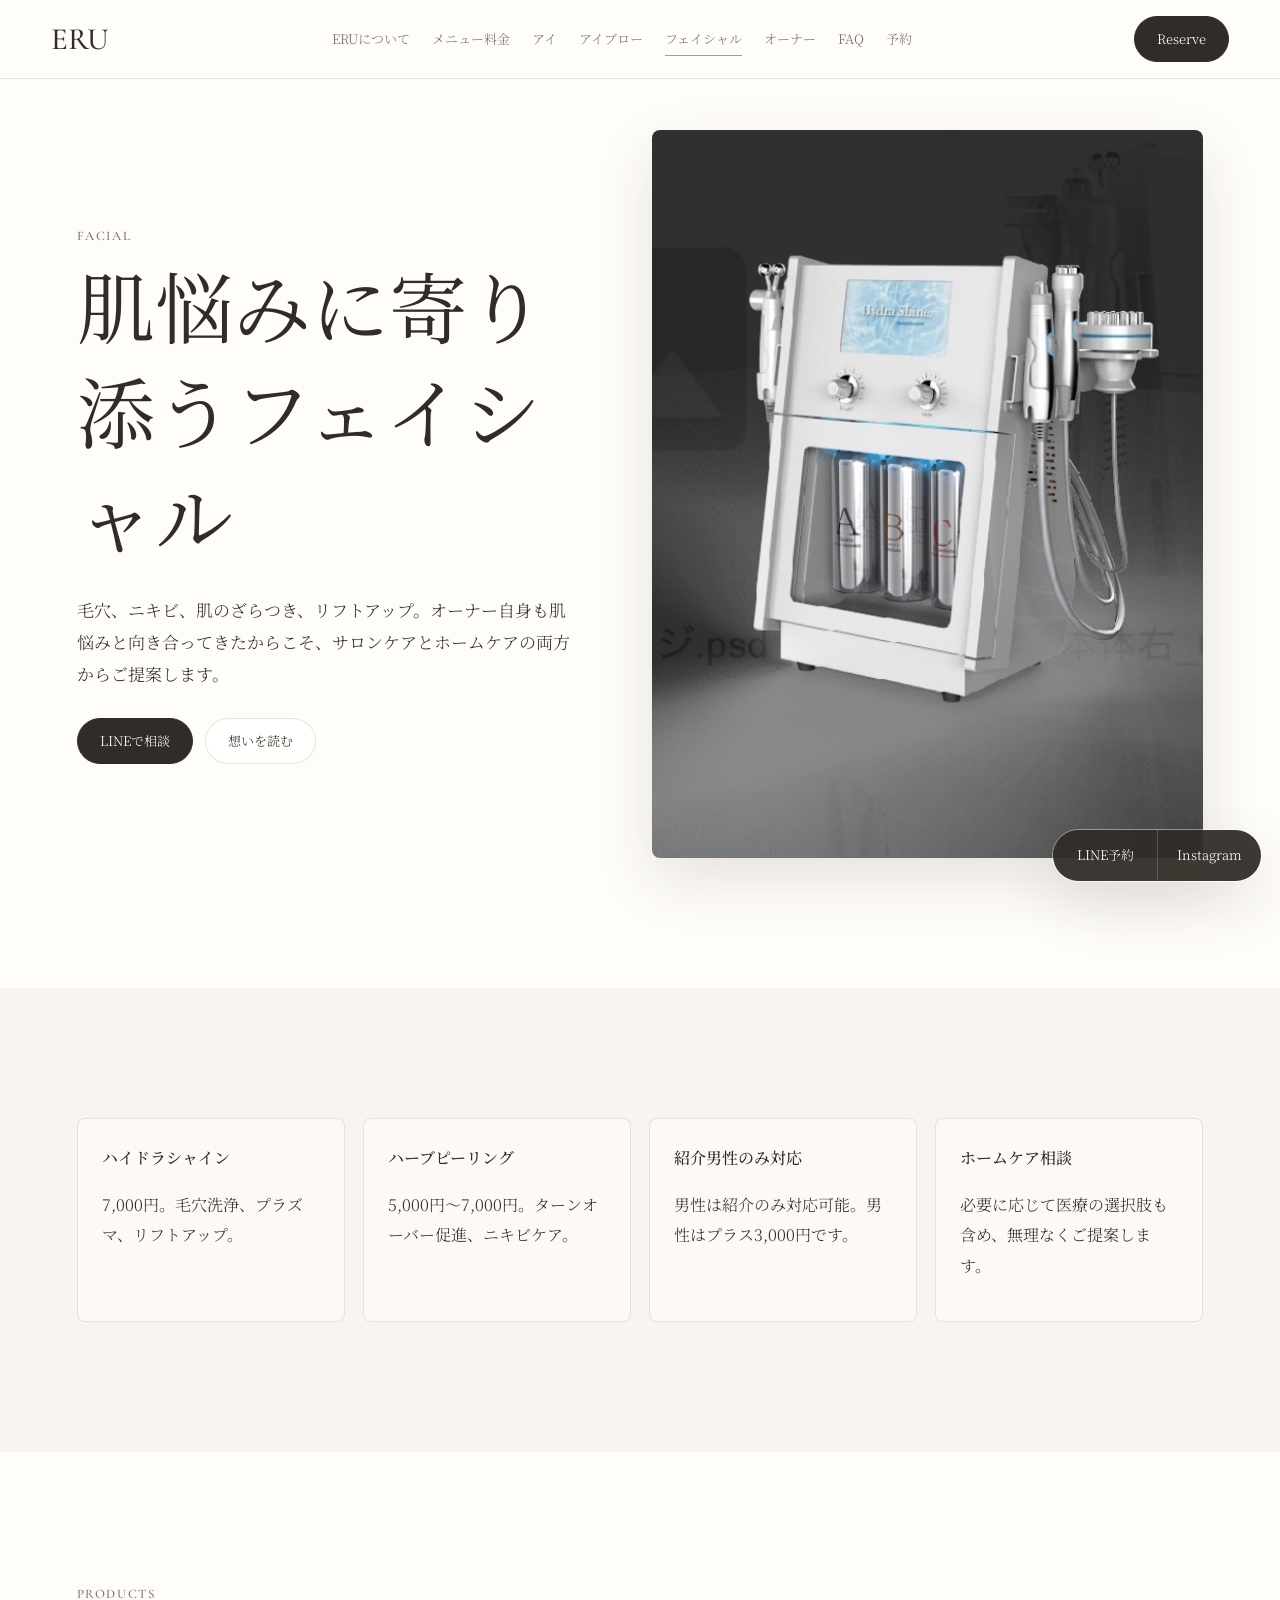
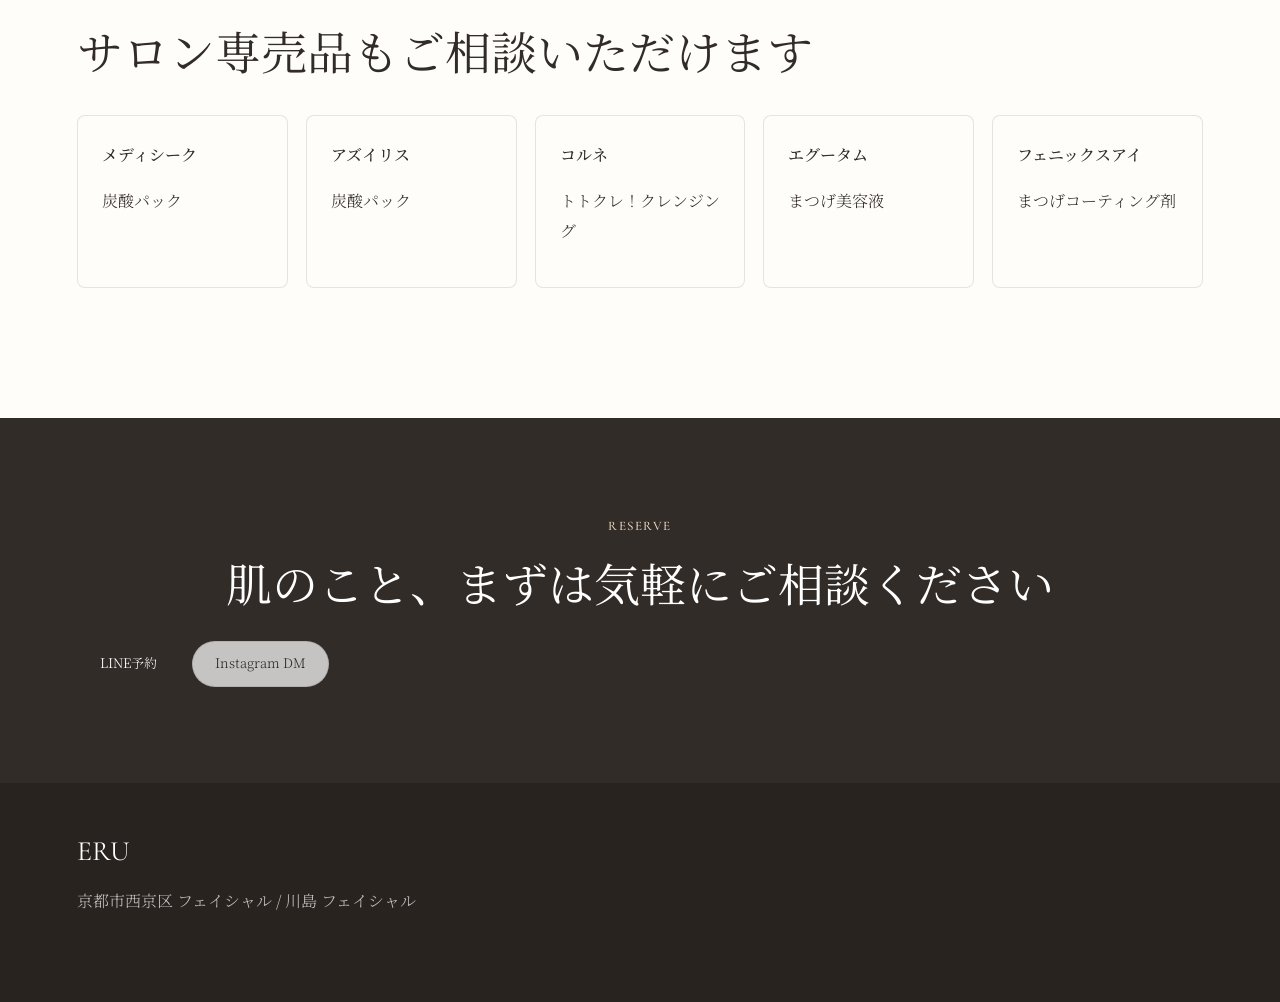
<file: facial.html>
<!doctype html>
<html lang="ja">
  <head><meta charset="utf-8" /><meta name="viewport" content="width=device-width, initial-scale=1" />
    <meta name="theme-color" content="#f8f4ef" />
    <meta name="apple-mobile-web-app-title" content="ERU" />
    <meta name="application-name" content="ERU" />
    <link rel="apple-touch-icon" sizes="180x180" href="/assets/icons/apple-touch-icon.png" />
    <link rel="icon" type="image/svg+xml" href="/favicon.svg" />
    <link rel="icon" type="image/png" sizes="32x32" href="/assets/icons/favicon-32.png" />
    <link rel="manifest" href="/site.webmanifest" /><title>フェイシャル｜京都市西京区・川島周辺の毛穴洗浄・ハーブピーリング ERU</title><meta name="description" content="京都市西京区川島東代町のフェイシャルならERU。ハイドラシャイン7,000円、ハーブピーリング5,000円〜7,000円。毛穴洗浄、ニキビケア、リフトアップ。" /><link rel="preconnect" href="https://fonts.googleapis.com" /><link rel="preconnect" href="https://fonts.gstatic.com" crossorigin /><link href="https://fonts.googleapis.com/css2?family=Cormorant+Garamond:wght@400;500;600&family=Noto+Serif+JP:wght@300;400;500;600&display=swap" rel="stylesheet" /><link rel="stylesheet" href="styles.css?v=20261008-kintsugi" /></head>
  <body><header class="site-header"><a class="brand" href="index.html">ERU</a><button class="menu-toggle" aria-label="メニューを開閉" aria-expanded="false"><span></span><span></span><span></span></button><nav class="nav"><a href="about.html">ERUについて</a><a href="menu.html">メニュー料金</a><a href="eye.html">アイ</a><a href="eyebrow.html">アイブロー</a><a aria-current="page" href="facial.html">フェイシャル</a><a href="owner.html">オーナー</a><a href="faq.html">FAQ</a><a href="reserve.html">予約</a></nav><a class="reserve-link" href="reserve.html">Reserve</a></header>
  <main><section class="section" style="padding-top:130px"><div class="two-col"><div><p class="eyebrow">Facial</p><h1 class="page-title">肌悩みに寄り添うフェイシャル</h1><p class="lead">毛穴、ニキビ、肌のざらつき、リフトアップ。オーナー自身も肌悩みと向き合ってきたからこそ、サロンケアとホームケアの両方からご提案します。</p><div class="action-row"><a class="button primary" href="https://lin.ee/IRVLOEX" target="_blank" rel="noreferrer">LINEで相談</a><a class="button secondary" href="owner.html">想いを読む</a></div></div><div class="image-frame"><img src="assets/photos/eru-hydra-shine-machine.jpg" alt="ハイドラシャイン機器" /></div></div></section><section class="section alt"><div class="card-grid"><div class="card"><strong>ハイドラシャイン</strong><p>7,000円。毛穴洗浄、プラズマ、リフトアップ。</p></div><div class="card"><strong>ハーブピーリング</strong><p>5,000円〜7,000円。ターンオーバー促進、ニキビケア。</p></div><div class="card"><strong>紹介男性のみ対応</strong><p>男性は紹介のみ対応可能。男性はプラス3,000円です。</p></div><div class="card"><strong>ホームケア相談</strong><p>必要に応じて医療の選択肢も含め、無理なくご提案します。</p></div></div></section><section class="section"><div class="section-heading"><p class="eyebrow">Products</p><h2>サロン専売品もご相談いただけます</h2></div><div class="product-grid"><div class="product-card"><strong>メディシーク</strong><p>炭酸パック</p></div><div class="product-card"><strong>アズイリス</strong><p>炭酸パック</p></div><div class="product-card"><strong>コルネ</strong><p>トトクレ！クレンジング</p></div><div class="product-card"><strong>エグータム</strong><p>まつげ美容液</p></div><div class="product-card"><strong>フェニックスアイ</strong><p>まつげコーティング剤</p></div></div></section><section class="reservation-band"><p class="eyebrow">Reserve</p><h2>肌のこと、まずは気軽にご相談ください</h2><div class="hero-actions center"><a class="button primary" href="https://lin.ee/IRVLOEX" target="_blank" rel="noreferrer">LINE予約</a><a class="button secondary" href="https://www.instagram.com/eye.nail.beauty.elu?igsh=dmViY294dzFra2ww&utm_source=qr" target="_blank" rel="noreferrer">Instagram DM</a></div></section></main><footer class="footer"><strong>ERU</strong><span>京都市西京区 フェイシャル / 川島 フェイシャル</span></footer><div class="fixed-reserve"><a href="https://lin.ee/IRVLOEX" target="_blank" rel="noreferrer">LINE予約</a><a href="https://www.instagram.com/eye.nail.beauty.elu?igsh=dmViY294dzFra2ww&utm_source=qr" target="_blank" rel="noreferrer">Instagram</a></div><script src="script.js"></script></body>
</html>
</file>
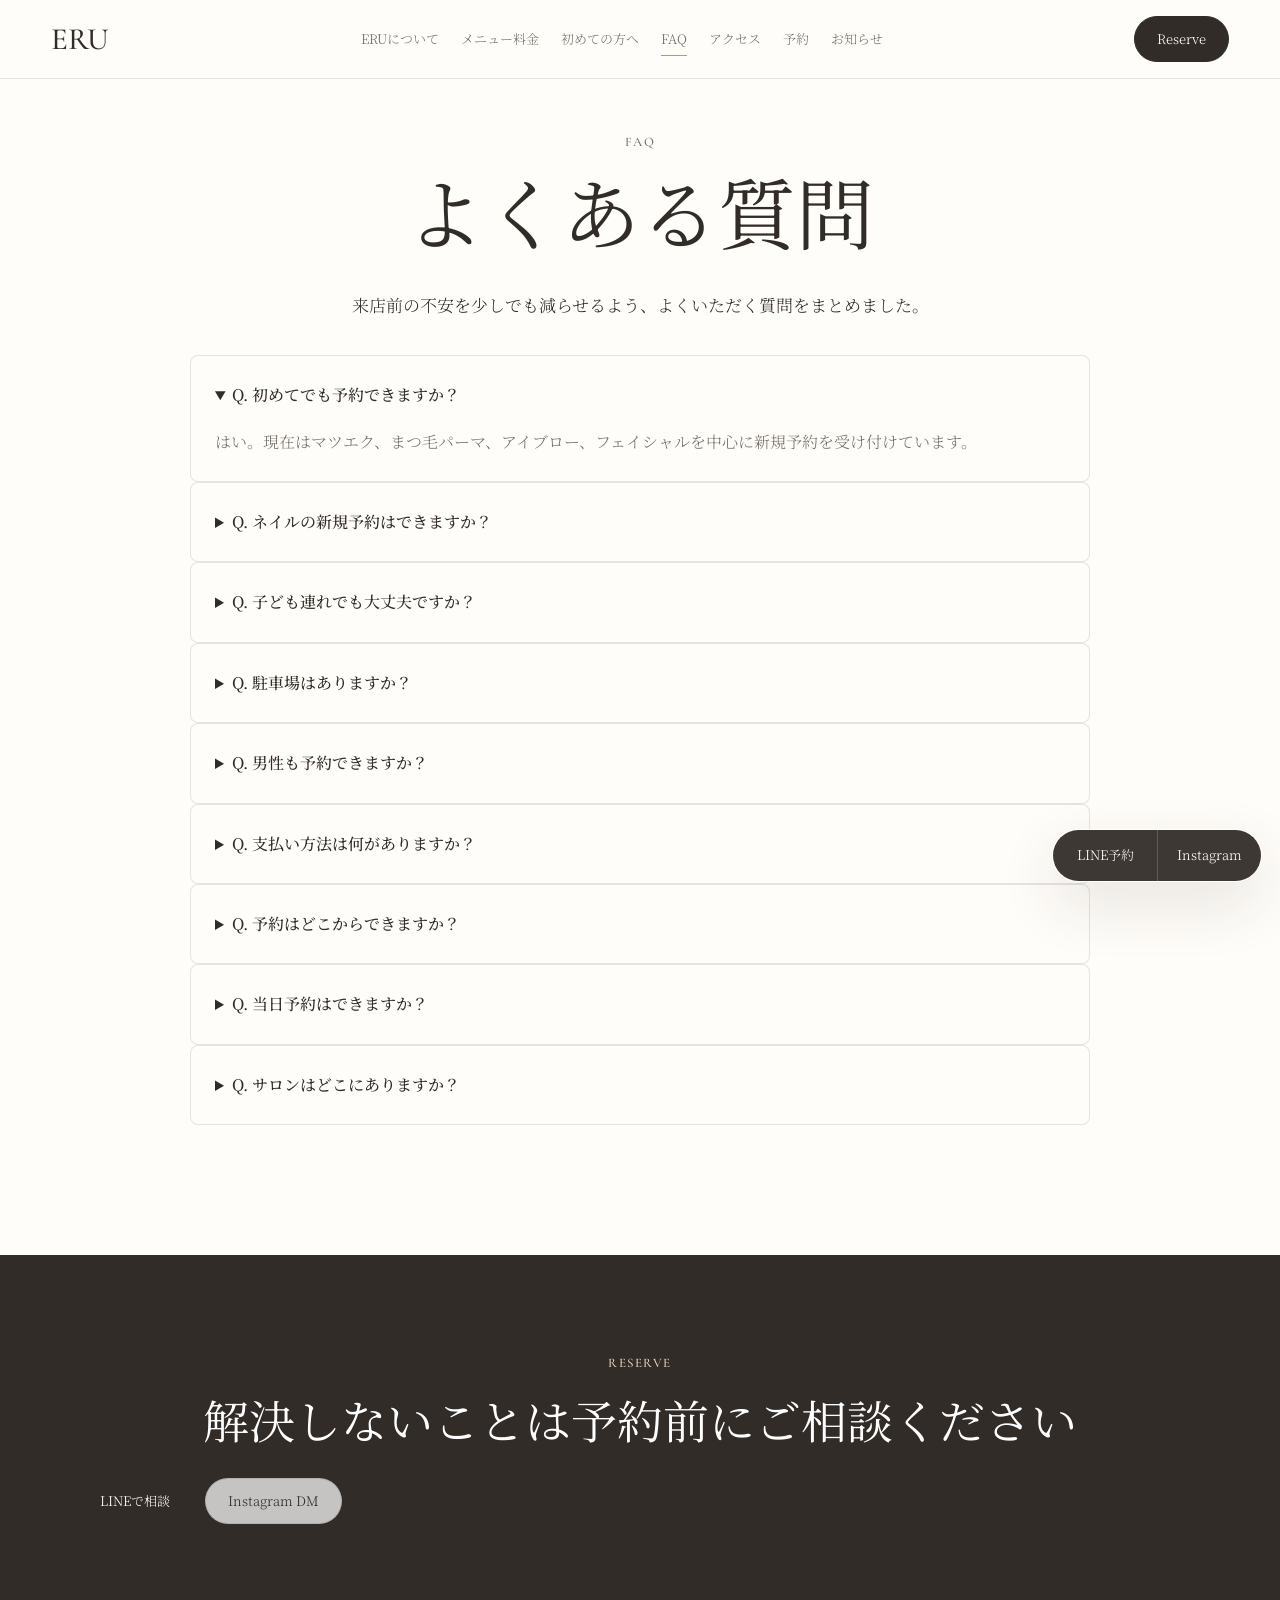
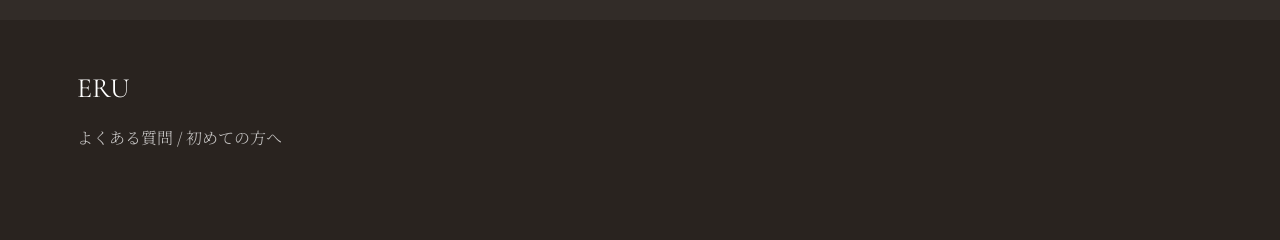
<file: faq.html>
<!doctype html>
<html lang="ja">
  <head><meta charset="utf-8" /><meta name="viewport" content="width=device-width, initial-scale=1" />
    <meta name="theme-color" content="#f8f4ef" />
    <meta name="apple-mobile-web-app-title" content="ERU" />
    <meta name="application-name" content="ERU" />
    <link rel="apple-touch-icon" sizes="180x180" href="/assets/icons/apple-touch-icon.png" />
    <link rel="icon" type="image/svg+xml" href="/favicon.svg" />
    <link rel="icon" type="image/png" sizes="32x32" href="/assets/icons/favicon-32.png" />
    <link rel="manifest" href="/site.webmanifest" /><title>よくある質問｜ERU 京都市西京区川島東代町</title><meta name="description" content="ERUのよくある質問。初めての予約、ネイル新規受付、子ども連れ、駐車場、男性予約、支払い方法、住所案内、当日予約について。" /><link rel="preconnect" href="https://fonts.googleapis.com" /><link rel="preconnect" href="https://fonts.gstatic.com" crossorigin /><link href="https://fonts.googleapis.com/css2?family=Cormorant+Garamond:wght@400;500;600&family=Noto+Serif+JP:wght@300;400;500;600&display=swap" rel="stylesheet" /><link rel="stylesheet" href="styles.css?v=20261008-kintsugi" /></head>
  <body><header class="site-header"><a class="brand" href="index.html">ERU</a><button class="menu-toggle" aria-label="メニューを開閉" aria-expanded="false"><span></span><span></span><span></span></button><nav class="nav"><a href="about.html">ERUについて</a><a href="menu.html">メニュー料金</a><a href="first.html">初めての方へ</a><a aria-current="page" href="faq.html">FAQ</a><a href="access.html">アクセス</a><a href="reserve.html">予約</a><a href="blog.html">お知らせ</a></nav><a class="reserve-link" href="reserve.html">Reserve</a></header>
  <main><section class="section" style="padding-top:130px"><div class="section-heading center"><p class="eyebrow">FAQ</p><h1 class="page-title">よくある質問</h1><p class="lead">来店前の不安を少しでも減らせるよう、よくいただく質問をまとめました。</p></div><div class="narrow"><details class="faq-item" open><summary>Q. 初めてでも予約できますか？</summary><p>はい。現在はマツエク、まつ毛パーマ、アイブロー、フェイシャルを中心に新規予約を受け付けています。</p></details><details class="faq-item"><summary>Q. ネイルの新規予約はできますか？</summary><p>ネイルは現在、新規受付をストップ中です。既存のお客様向けのご案内となります。</p></details><details class="faq-item"><summary>Q. 子ども連れでも大丈夫ですか？</summary><p>はい、子ども連れOKです。ご予約時にお知らせください。</p></details><details class="faq-item"><summary>Q. 駐車場はありますか？</summary><p>はい、駐車場があります。詳細はご予約確定後にご案内します。</p></details><details class="faq-item"><summary>Q. 男性も予約できますか？</summary><p>男性は紹介のみ、一部メニューで対応可能です。メンズ専用ルームへご案内します。フェイシャルは男性プラス3,000円です。</p></details><details class="faq-item"><summary>Q. 支払い方法は何がありますか？</summary><p>現金、PayPay、クレジットカード、QRコード決済に対応しています。</p></details><details class="faq-item"><summary>Q. 予約はどこからできますか？</summary><p>LINEまたはInstagram DMからお願いします。電話予約は行っていません。</p></details><details class="faq-item"><summary>Q. 当日予約はできますか？</summary><p>空きがある場合のみ可能です。LINEまたはInstagramでお問い合わせください。</p></details><details class="faq-item"><summary>Q. サロンはどこにありますか？</summary><p>京都市西京区川島東代町17-1、第二川島ハイツ103号室です。Googleマップはアクセスページから開けます。</p></details></div></section><section class="reservation-band"><p class="eyebrow">Reserve</p><h2>解決しないことは予約前にご相談ください</h2><div class="hero-actions center"><a class="button primary" href="https://lin.ee/IRVLOEX" target="_blank" rel="noreferrer">LINEで相談</a><a class="button secondary" href="https://www.instagram.com/eye.nail.beauty.elu?igsh=dmViY294dzFra2ww&utm_source=qr" target="_blank" rel="noreferrer">Instagram DM</a></div></section></main><footer class="footer"><strong>ERU</strong><span>よくある質問 / 初めての方へ</span></footer><div class="fixed-reserve"><a href="https://lin.ee/IRVLOEX" target="_blank" rel="noreferrer">LINE予約</a><a href="https://www.instagram.com/eye.nail.beauty.elu?igsh=dmViY294dzFra2ww&utm_source=qr" target="_blank" rel="noreferrer">Instagram</a></div><script src="script.js"></script></body>
</html>
</file>
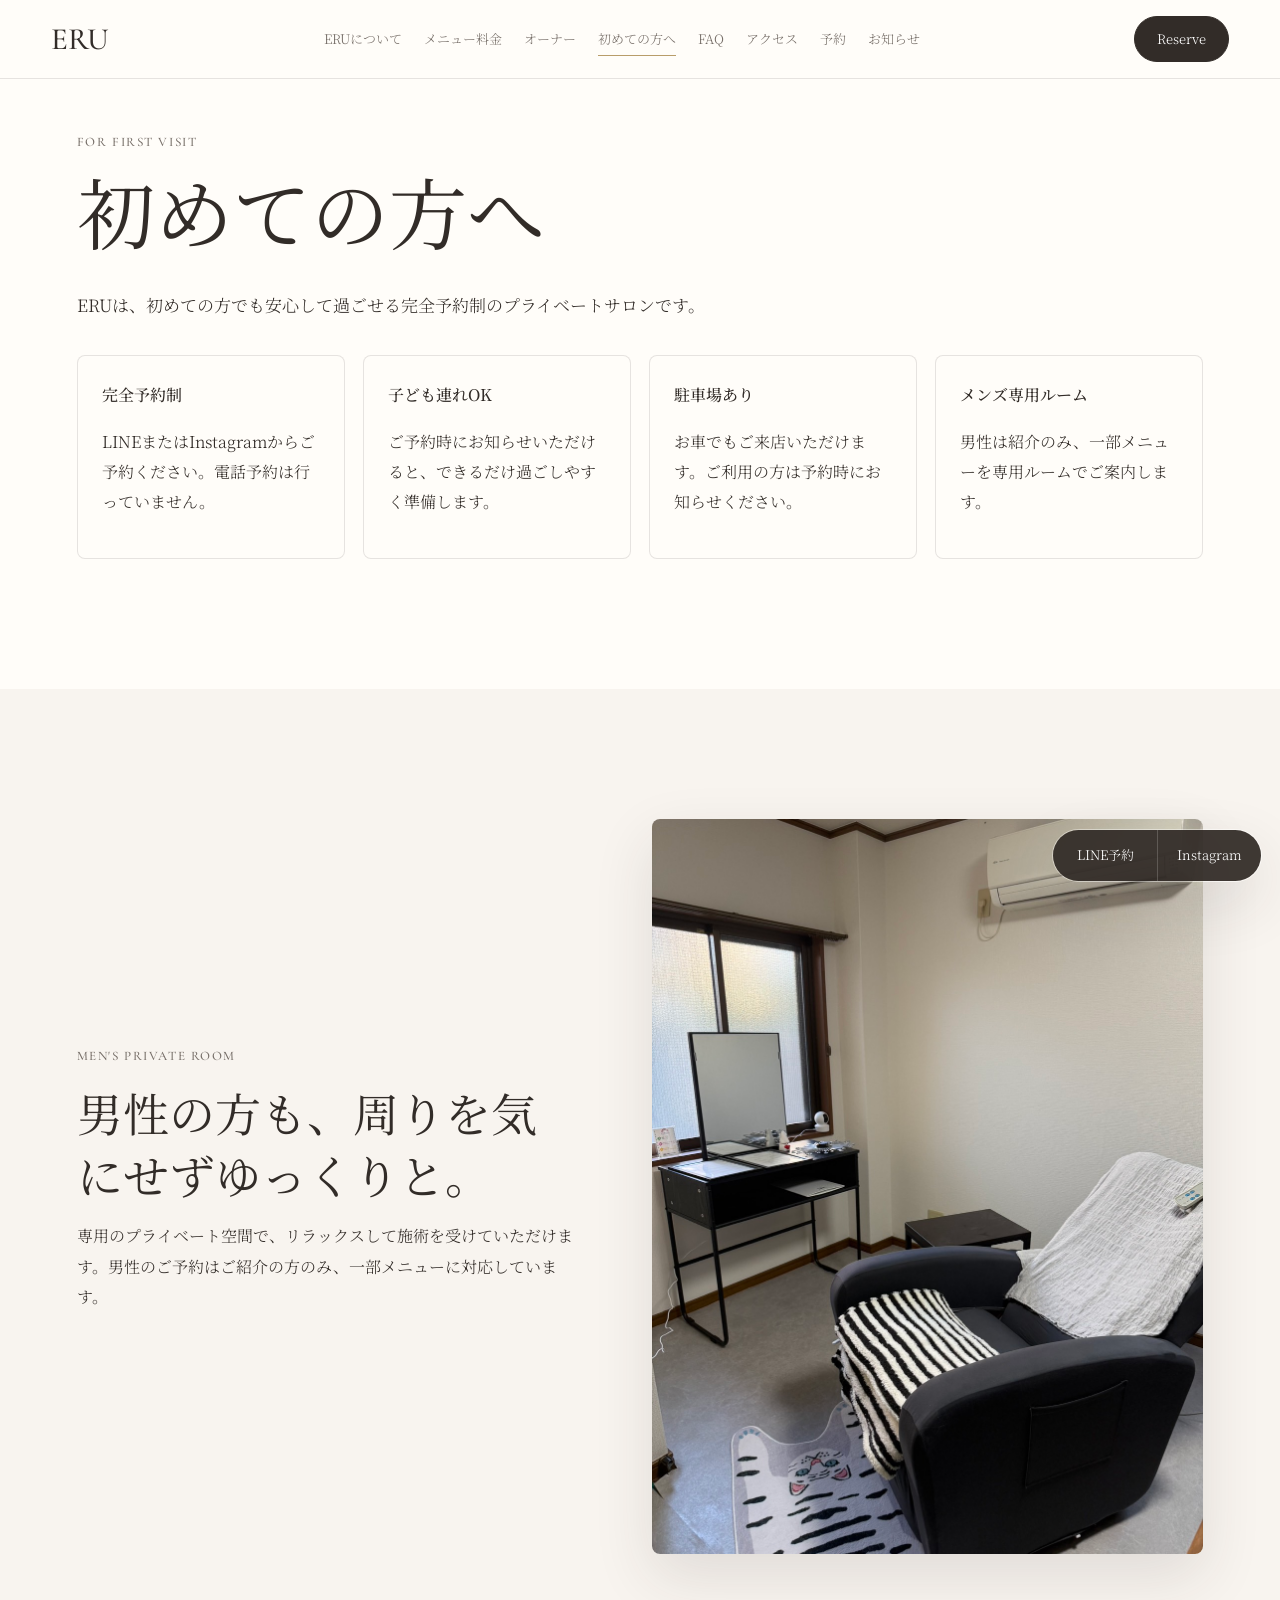
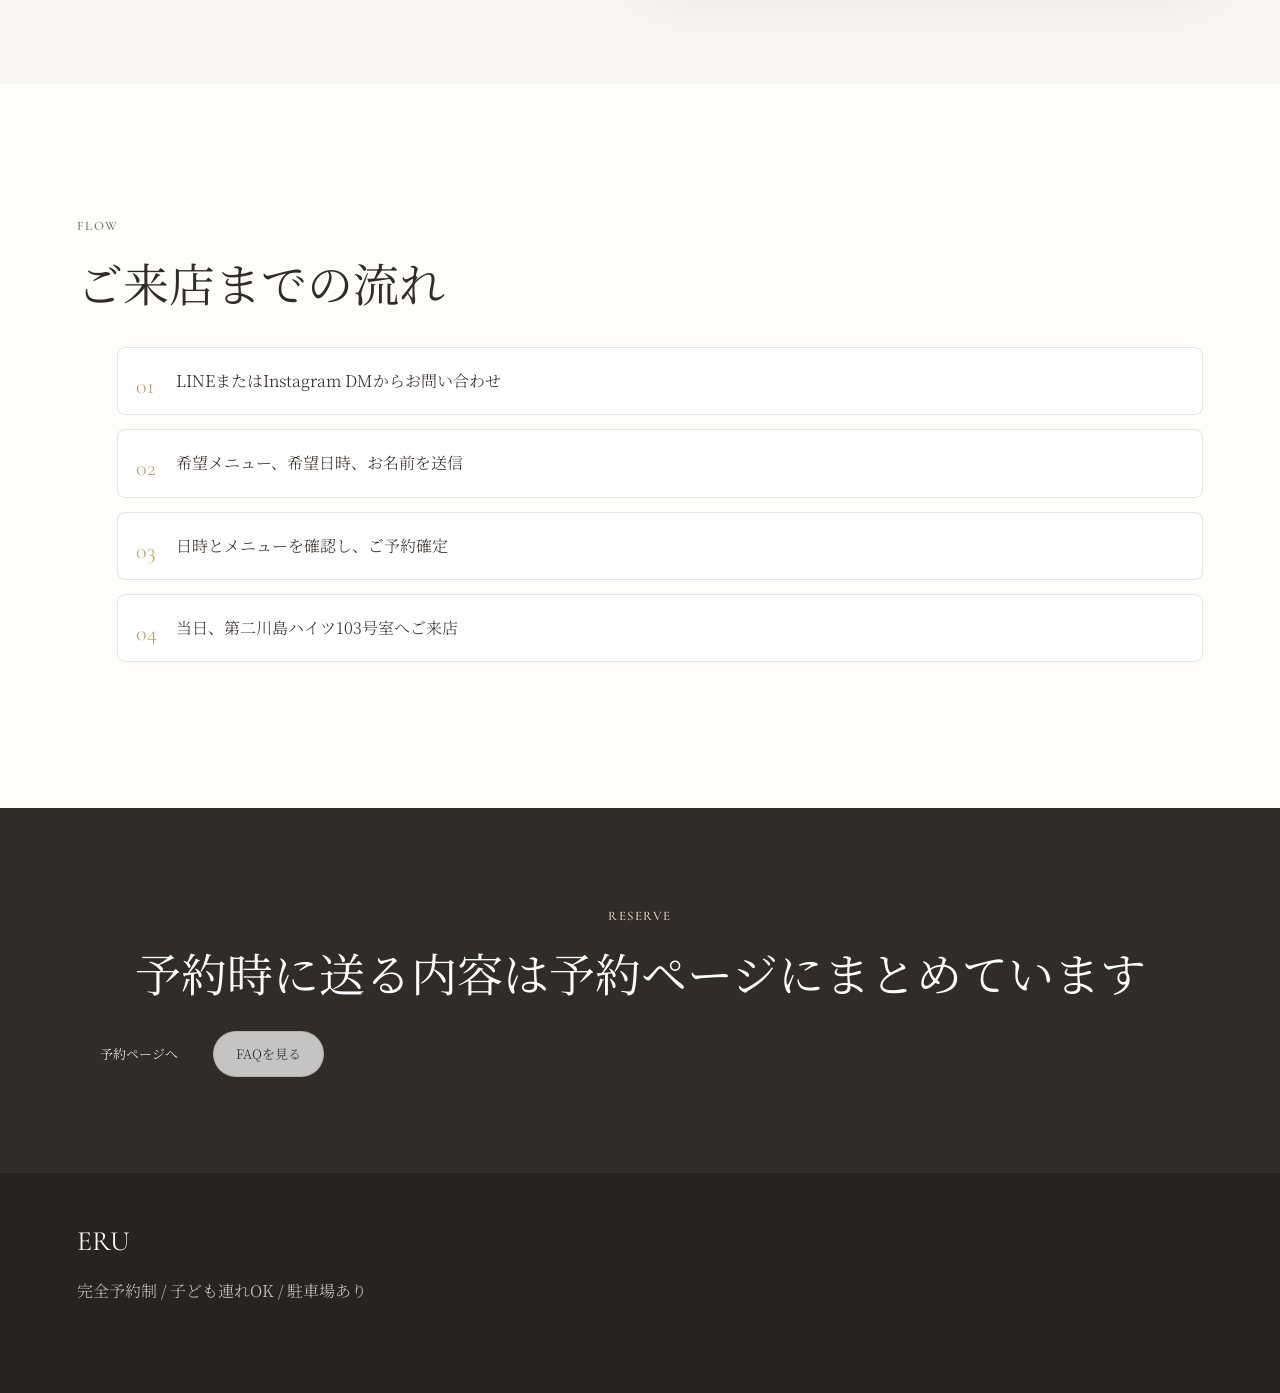
<file: first.html>
<!doctype html>
<html lang="ja">
  <head><meta charset="utf-8" /><meta name="viewport" content="width=device-width, initial-scale=1" />
    <meta name="theme-color" content="#f8f4ef" />
    <meta name="apple-mobile-web-app-title" content="ERU" />
    <meta name="application-name" content="ERU" />
    <link rel="apple-touch-icon" sizes="180x180" href="/assets/icons/apple-touch-icon.png" />
    <link rel="icon" type="image/svg+xml" href="/favicon.svg" />
    <link rel="icon" type="image/png" sizes="32x32" href="/assets/icons/favicon-32.png" />
    <link rel="manifest" href="/site.webmanifest" /><title>初めての方へ｜ERU 京都市西京区川島東代町</title><meta name="description" content="ERUへ初めてご来店の方へ。完全予約制、LINE・Instagram予約、子ども連れOK、駐車場あり、メンズ専用ルームあり。京都市西京区川島東代町のマンションサロンです。" /><link rel="preconnect" href="https://fonts.googleapis.com" /><link rel="preconnect" href="https://fonts.gstatic.com" crossorigin /><link href="https://fonts.googleapis.com/css2?family=Cormorant+Garamond:wght@400;500;600&family=Noto+Serif+JP:wght@300;400;500;600&display=swap" rel="stylesheet" /><link rel="stylesheet" href="styles.css?v=20261008-kintsugi" /></head>
  <body><header class="site-header"><a class="brand" href="index.html">ERU</a><button class="menu-toggle" aria-label="メニューを開閉" aria-expanded="false"><span></span><span></span><span></span></button><nav class="nav"><a href="about.html">ERUについて</a><a href="menu.html">メニュー料金</a><a href="owner.html">オーナー</a><a aria-current="page" href="first.html">初めての方へ</a><a href="faq.html">FAQ</a><a href="access.html">アクセス</a><a href="reserve.html">予約</a><a href="blog.html">お知らせ</a></nav><a class="reserve-link" href="reserve.html">Reserve</a></header>
  <main><section class="section" style="padding-top:130px"><div class="section-heading"><p class="eyebrow">For First Visit</p><h1 class="page-title">初めての方へ</h1><p class="lead">ERUは、初めての方でも安心して過ごせる完全予約制のプライベートサロンです。</p></div><div class="card-grid"><div class="card"><strong>完全予約制</strong><p>LINEまたはInstagramからご予約ください。電話予約は行っていません。</p></div><div class="card"><strong>子ども連れOK</strong><p>ご予約時にお知らせいただけると、できるだけ過ごしやすく準備します。</p></div><div class="card"><strong>駐車場あり</strong><p>お車でもご来店いただけます。ご利用の方は予約時にお知らせください。</p></div><div class="card"><strong>メンズ専用ルーム</strong><p>男性は紹介のみ、一部メニューを専用ルームでご案内します。</p></div></div></section><section class="section alt"><div class="two-col"><div><p class="eyebrow">Men's Private Room</p><h2>男性の方も、周りを気にせずゆっくりと。</h2><p>専用のプライベート空間で、リラックスして施術を受けていただけます。男性のご予約はご紹介の方のみ、一部メニューに対応しています。</p></div><div class="image-frame"><img class="show-full" src="assets/photos/eru-mens-private-room.jpg" alt="ERUのメンズ専用ルーム" loading="lazy" /></div></div></section><section class="section"><div class="section-heading"><p class="eyebrow">Flow</p><h2>ご来店までの流れ</h2></div><ol class="flow"><li>LINEまたはInstagram DMからお問い合わせ</li><li>希望メニュー、希望日時、お名前を送信</li><li>日時とメニューを確認し、ご予約確定</li><li>当日、第二川島ハイツ103号室へご来店</li></ol></section><section class="reservation-band"><p class="eyebrow">Reserve</p><h2>予約時に送る内容は予約ページにまとめています</h2><div class="hero-actions center"><a class="button primary" href="reserve.html">予約ページへ</a><a class="button secondary" href="faq.html">FAQを見る</a></div></section></main><footer class="footer"><strong>ERU</strong><span>完全予約制 / 子ども連れOK / 駐車場あり</span></footer><div class="fixed-reserve"><a href="https://lin.ee/IRVLOEX" target="_blank" rel="noreferrer">LINE予約</a><a href="https://www.instagram.com/eye.nail.beauty.elu?igsh=dmViY294dzFra2ww&utm_source=qr" target="_blank" rel="noreferrer">Instagram</a></div><script src="script.js"></script></body>
</html>
</file>
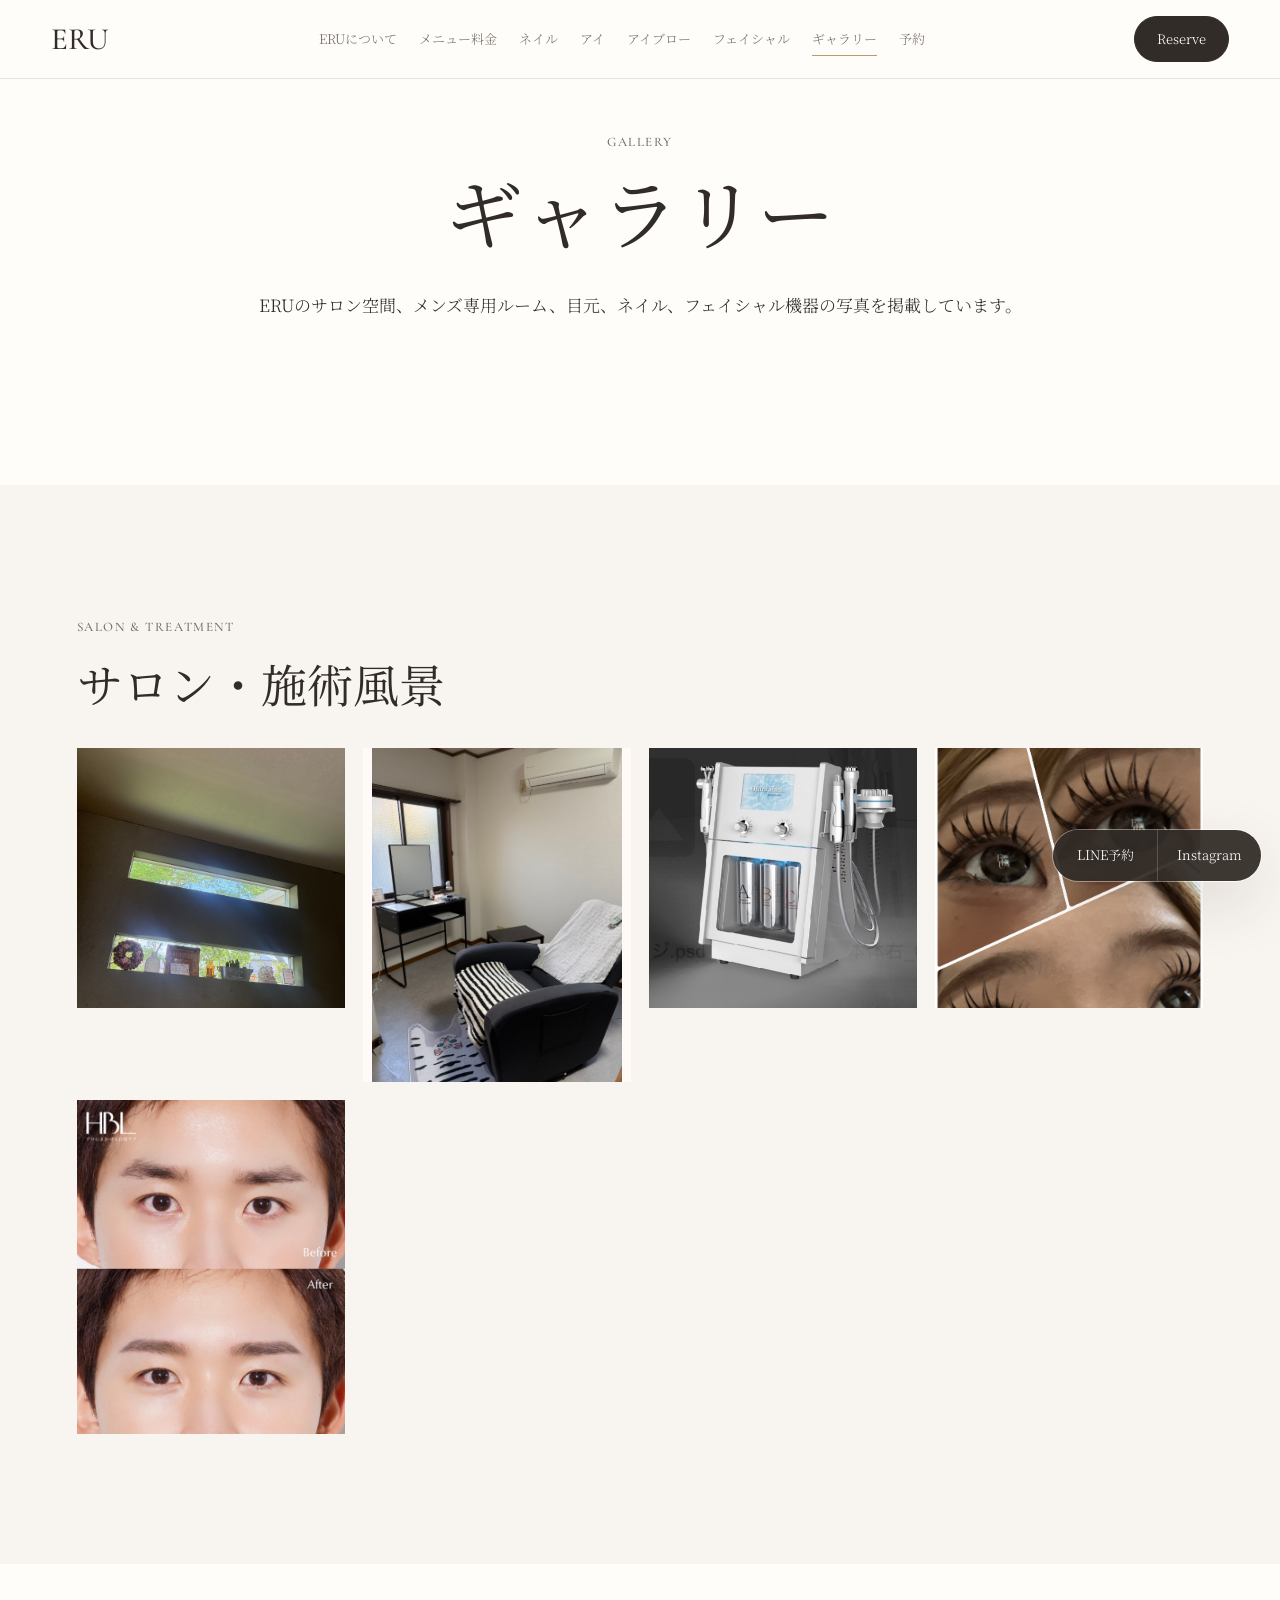
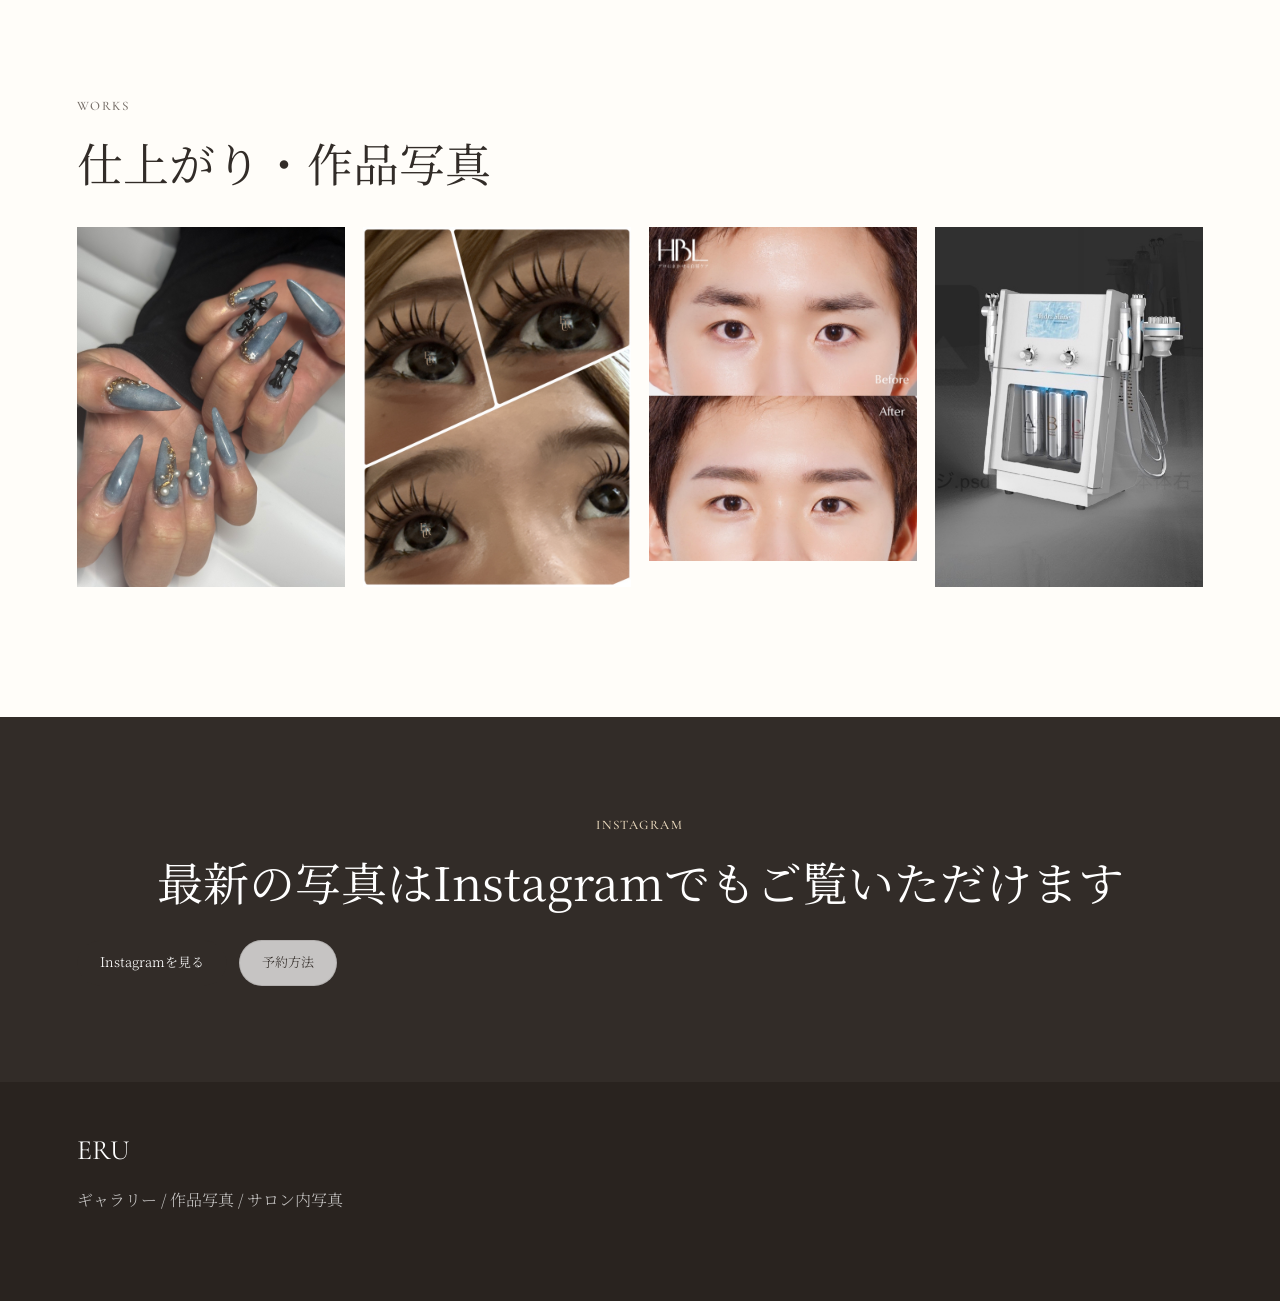
<file: gallery.html>
<!doctype html>
<html lang="ja">
  <head><meta charset="utf-8" /><meta name="viewport" content="width=device-width, initial-scale=1" />
    <meta name="theme-color" content="#f8f4ef" />
    <meta name="apple-mobile-web-app-title" content="ERU" />
    <meta name="application-name" content="ERU" />
    <link rel="apple-touch-icon" sizes="180x180" href="/assets/icons/apple-touch-icon.png" />
    <link rel="icon" type="image/svg+xml" href="/favicon.svg" />
    <link rel="icon" type="image/png" sizes="32x32" href="/assets/icons/favicon-32.png" />
    <link rel="manifest" href="/site.webmanifest" /><title>ギャラリー｜ERU 京都市西京区川島東代町のプライベートサロン</title><meta name="description" content="ERUのギャラリー。ネイル作品、マツエク、まつ毛、アイブロー、フェイシャル、サロン内写真などをカテゴリ別に掲載。" /><link rel="preconnect" href="https://fonts.googleapis.com" /><link rel="preconnect" href="https://fonts.gstatic.com" crossorigin /><link href="https://fonts.googleapis.com/css2?family=Cormorant+Garamond:wght@400;500;600&family=Noto+Serif+JP:wght@300;400;500;600&display=swap" rel="stylesheet" /><link rel="stylesheet" href="styles.css?v=20261008-kintsugi" /></head>
  <body><header class="site-header"><a class="brand" href="index.html">ERU</a><button class="menu-toggle" aria-label="メニューを開閉" aria-expanded="false"><span></span><span></span><span></span></button><nav class="nav"><a href="about.html">ERUについて</a><a href="menu.html">メニュー料金</a><a href="nail.html">ネイル</a><a href="eye.html">アイ</a><a href="eyebrow.html">アイブロー</a><a href="facial.html">フェイシャル</a><a aria-current="page" href="gallery.html">ギャラリー</a><a href="reserve.html">予約</a></nav><a class="reserve-link" href="reserve.html">Reserve</a></header>
  <main><section class="section" style="padding-top:130px"><div class="section-heading center"><p class="eyebrow">Gallery</p><h1 class="page-title">ギャラリー</h1><p class="lead">ERUのサロン空間、メンズ専用ルーム、目元、ネイル、フェイシャル機器の写真を掲載しています。</p></div></section><section class="section alt"><div class="section-heading"><p class="eyebrow">Salon & Treatment</p><h2>サロン・施術風景</h2></div><div class="gallery-grid"><img src="assets/photos/eru-salon-window.jpg" alt="ERUのサロン内の自然光" /><img class="tall show-full" src="assets/photos/eru-mens-private-room.jpg" alt="ERUのメンズ専用ルーム" loading="lazy" /><img src="assets/photos/eru-hydra-shine-machine.jpg" alt="ハイドラシャイン機器" /><img class="focus-top" src="assets/photos/eru-eye-lashes.jpg" alt="ERUのマツエク仕上がり" /><img class="show-full" src="assets/photos/eru-hbl-before-after.jpg" alt="HBLアイブローのビフォーアフター" /></div></section><section class="section"><div class="section-heading"><p class="eyebrow">Works</p><h2>仕上がり・作品写真</h2></div><div class="gallery-grid"><img class="tall focus-left" src="assets/photos/eru-nail-blue-cross.jpg" alt="ブルーグレーとクロスパーツのネイル作品" /><img class="tall focus-top" src="assets/photos/eru-eye-lashes.jpg" alt="マツエク仕上がりの目元" /><img class="tall show-full" src="assets/photos/eru-hbl-before-after.jpg" alt="HBLアイブローの仕上がり" /><img class="tall" src="assets/photos/eru-hydra-shine-machine.jpg" alt="フェイシャルメニューのハイドラシャイン機器" /></div></section><section class="reservation-band"><p class="eyebrow">Instagram</p><h2>最新の写真はInstagramでもご覧いただけます</h2><div class="hero-actions center"><a class="button primary" href="https://www.instagram.com/eye.nail.beauty.elu?igsh=dmViY294dzFra2ww&utm_source=qr" target="_blank" rel="noreferrer">Instagramを見る</a><a class="button secondary" href="reserve.html">予約方法</a></div></section></main><footer class="footer"><strong>ERU</strong><span>ギャラリー / 作品写真 / サロン内写真</span></footer><div class="fixed-reserve"><a href="https://lin.ee/IRVLOEX" target="_blank" rel="noreferrer">LINE予約</a><a href="https://www.instagram.com/eye.nail.beauty.elu?igsh=dmViY294dzFra2ww&utm_source=qr" target="_blank" rel="noreferrer">Instagram</a></div><script src="script.js"></script></body>
</html>
</file>
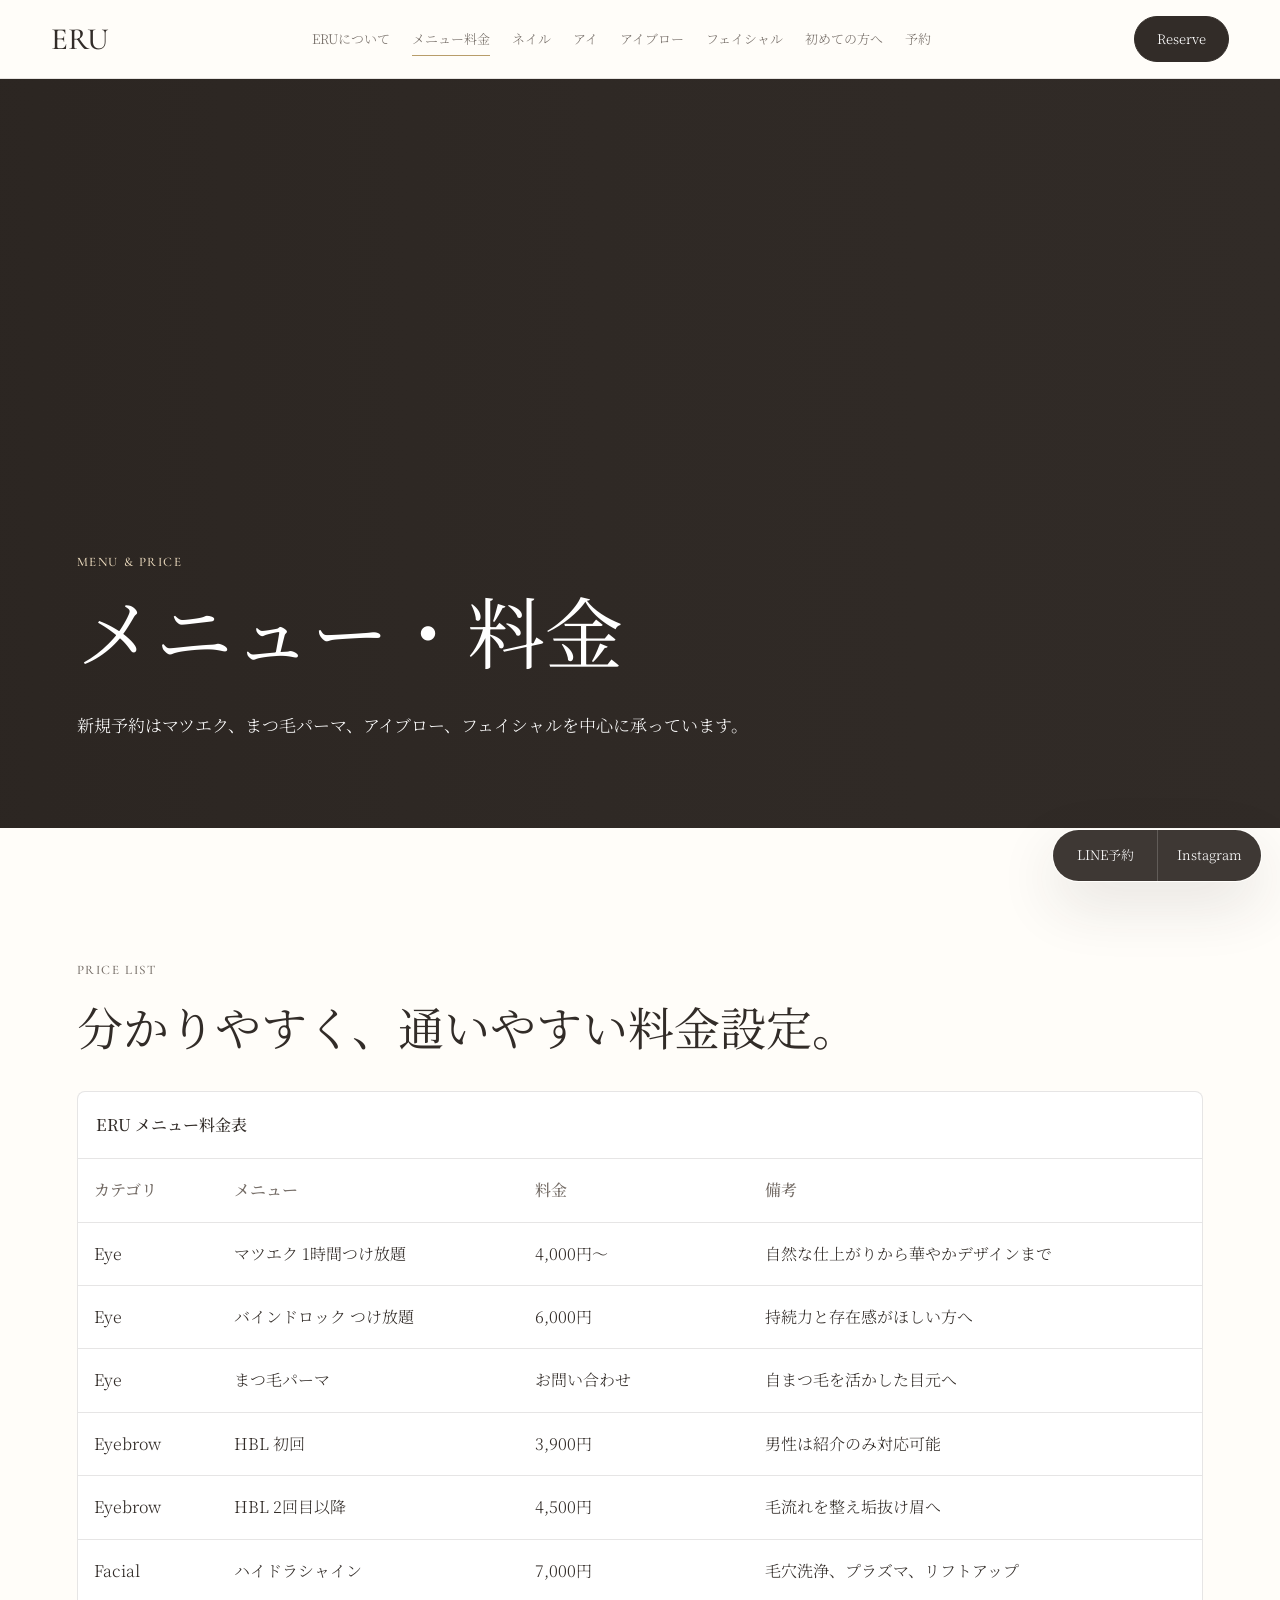
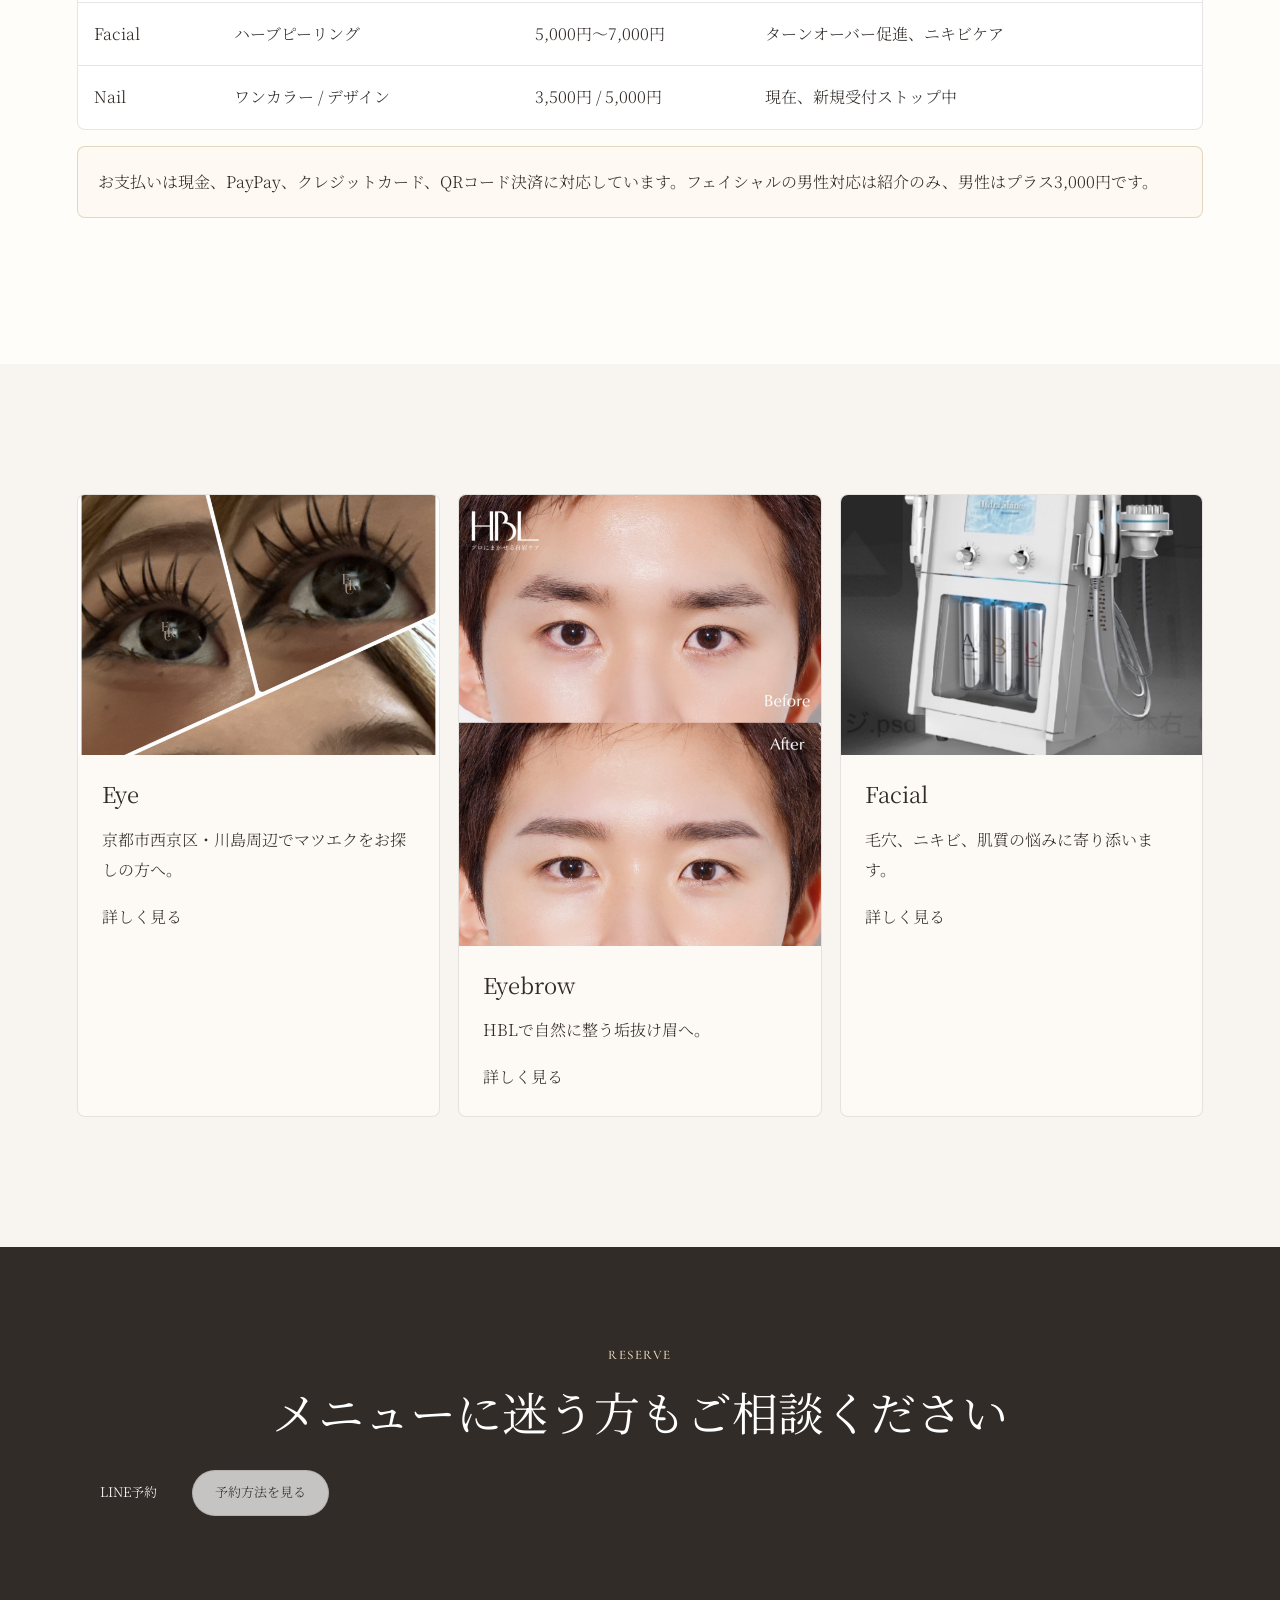
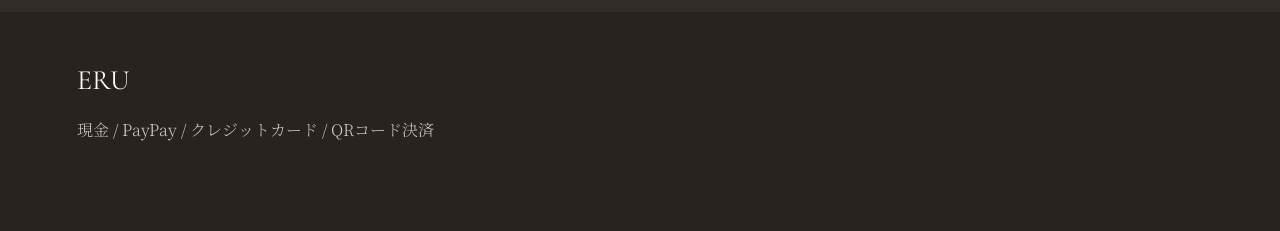
<file: menu.html>
<!doctype html>
<html lang="ja">
  <head>
    <meta charset="utf-8" /><meta name="viewport" content="width=device-width, initial-scale=1" />
    <meta name="theme-color" content="#f8f4ef" />
    <meta name="apple-mobile-web-app-title" content="ERU" />
    <meta name="application-name" content="ERU" />
    <link rel="apple-touch-icon" sizes="180x180" href="/assets/icons/apple-touch-icon.png" />
    <link rel="icon" type="image/svg+xml" href="/favicon.svg" />
    <link rel="icon" type="image/png" sizes="32x32" href="/assets/icons/favicon-32.png" />
    <link rel="manifest" href="/site.webmanifest" />
    <title>メニュー・料金｜ERU 京都市西京区川島東代町のマツエク・フェイシャル・アイブロー</title>
    <meta name="description" content="ERUのメニュー料金。マツエク1時間つけ放題4,000円〜、バインドロック6,000円、HBL初回3,900円、ハイドラシャイン7,000円。ネイルは新規受付停止中。" />
    <link rel="preconnect" href="https://fonts.googleapis.com" /><link rel="preconnect" href="https://fonts.gstatic.com" crossorigin /><link href="https://fonts.googleapis.com/css2?family=Cormorant+Garamond:wght@400;500;600&family=Noto+Serif+JP:wght@300;400;500;600&display=swap" rel="stylesheet" /><link rel="stylesheet" href="styles.css?v=20261008-kintsugi" />
  </head>
  <body>
    <header class="site-header"><a class="brand" href="index.html">ERU</a><button class="menu-toggle" aria-label="メニューを開閉" aria-expanded="false"><span></span><span></span><span></span></button><nav class="nav"><a href="about.html">ERUについて</a><a aria-current="page" href="menu.html">メニュー料金</a><a href="nail.html">ネイル</a><a href="eye.html">アイ</a><a href="eyebrow.html">アイブロー</a><a href="facial.html">フェイシャル</a><a href="first.html">初めての方へ</a><a href="reserve.html">予約</a></nav><a class="reserve-link" href="reserve.html">Reserve</a></header>
    <main>
      <section class="hero"><div class="hero-media menu"></div><div class="hero-content"><p class="eyebrow">Menu & Price</p><h1 class="page-title">メニュー・料金</h1><p class="hero-text">新規予約はマツエク、まつ毛パーマ、アイブロー、フェイシャルを中心に承っています。</p></div></section>
      <section class="section"><div class="section-heading"><p class="eyebrow">Price List</p><h2>分かりやすく、通いやすい料金設定。</h2></div><div class="price-table"><table><caption>ERU メニュー料金表</caption><thead><tr><th>カテゴリ</th><th>メニュー</th><th>料金</th><th>備考</th></tr></thead><tbody><tr><td>Eye</td><td>マツエク 1時間つけ放題</td><td>4,000円〜</td><td>自然な仕上がりから華やかデザインまで</td></tr><tr><td>Eye</td><td>バインドロック つけ放題</td><td>6,000円</td><td>持続力と存在感がほしい方へ</td></tr><tr><td>Eye</td><td>まつ毛パーマ</td><td>お問い合わせ</td><td>自まつ毛を活かした目元へ</td></tr><tr><td>Eyebrow</td><td>HBL 初回</td><td>3,900円</td><td>男性は紹介のみ対応可能</td></tr><tr><td>Eyebrow</td><td>HBL 2回目以降</td><td>4,500円</td><td>毛流れを整え垢抜け眉へ</td></tr><tr><td>Facial</td><td>ハイドラシャイン</td><td>7,000円</td><td>毛穴洗浄、プラズマ、リフトアップ</td></tr><tr><td>Facial</td><td>ハーブピーリング</td><td>5,000円〜7,000円</td><td>ターンオーバー促進、ニキビケア</td></tr><tr><td>Nail</td><td>ワンカラー / デザイン</td><td>3,500円 / 5,000円</td><td>現在、新規受付ストップ中</td></tr></tbody></table></div><p class="notice">お支払いは現金、PayPay、クレジットカード、QRコード決済に対応しています。フェイシャルの男性対応は紹介のみ、男性はプラス3,000円です。</p></section>
      <section class="section alt"><div class="menu-grid"><article class="menu-card"><img class="focus-top" src="assets/photos/eru-eye-lashes.jpg" alt="アイメニュー" /><div><h3>Eye</h3><p>京都市西京区・川島周辺でマツエクをお探しの方へ。</p><a href="eye.html">詳しく見る</a></div></article><article class="menu-card"><img class="show-full" src="assets/photos/eru-hbl-before-after.jpg" alt="HBLアイブローのビフォーアフター" /><div><h3>Eyebrow</h3><p>HBLで自然に整う垢抜け眉へ。</p><a href="eyebrow.html">詳しく見る</a></div></article><article class="menu-card"><img src="assets/photos/eru-hydra-shine-machine.jpg" alt="フェイシャル" /><div><h3>Facial</h3><p>毛穴、ニキビ、肌質の悩みに寄り添います。</p><a href="facial.html">詳しく見る</a></div></article></div></section>
      <section class="reservation-band"><p class="eyebrow">Reserve</p><h2>メニューに迷う方もご相談ください</h2><div class="hero-actions center"><a class="button primary" href="https://lin.ee/IRVLOEX" target="_blank" rel="noreferrer">LINE予約</a><a class="button secondary" href="reserve.html">予約方法を見る</a></div></section>
    </main>
    <footer class="footer"><strong>ERU</strong><span>現金 / PayPay / クレジットカード / QRコード決済</span></footer><div class="fixed-reserve"><a href="https://lin.ee/IRVLOEX" target="_blank" rel="noreferrer">LINE予約</a><a href="https://www.instagram.com/eye.nail.beauty.elu?igsh=dmViY294dzFra2ww&utm_source=qr" target="_blank" rel="noreferrer">Instagram</a></div><script src="script.js"></script>
  </body>
</html>
</file>
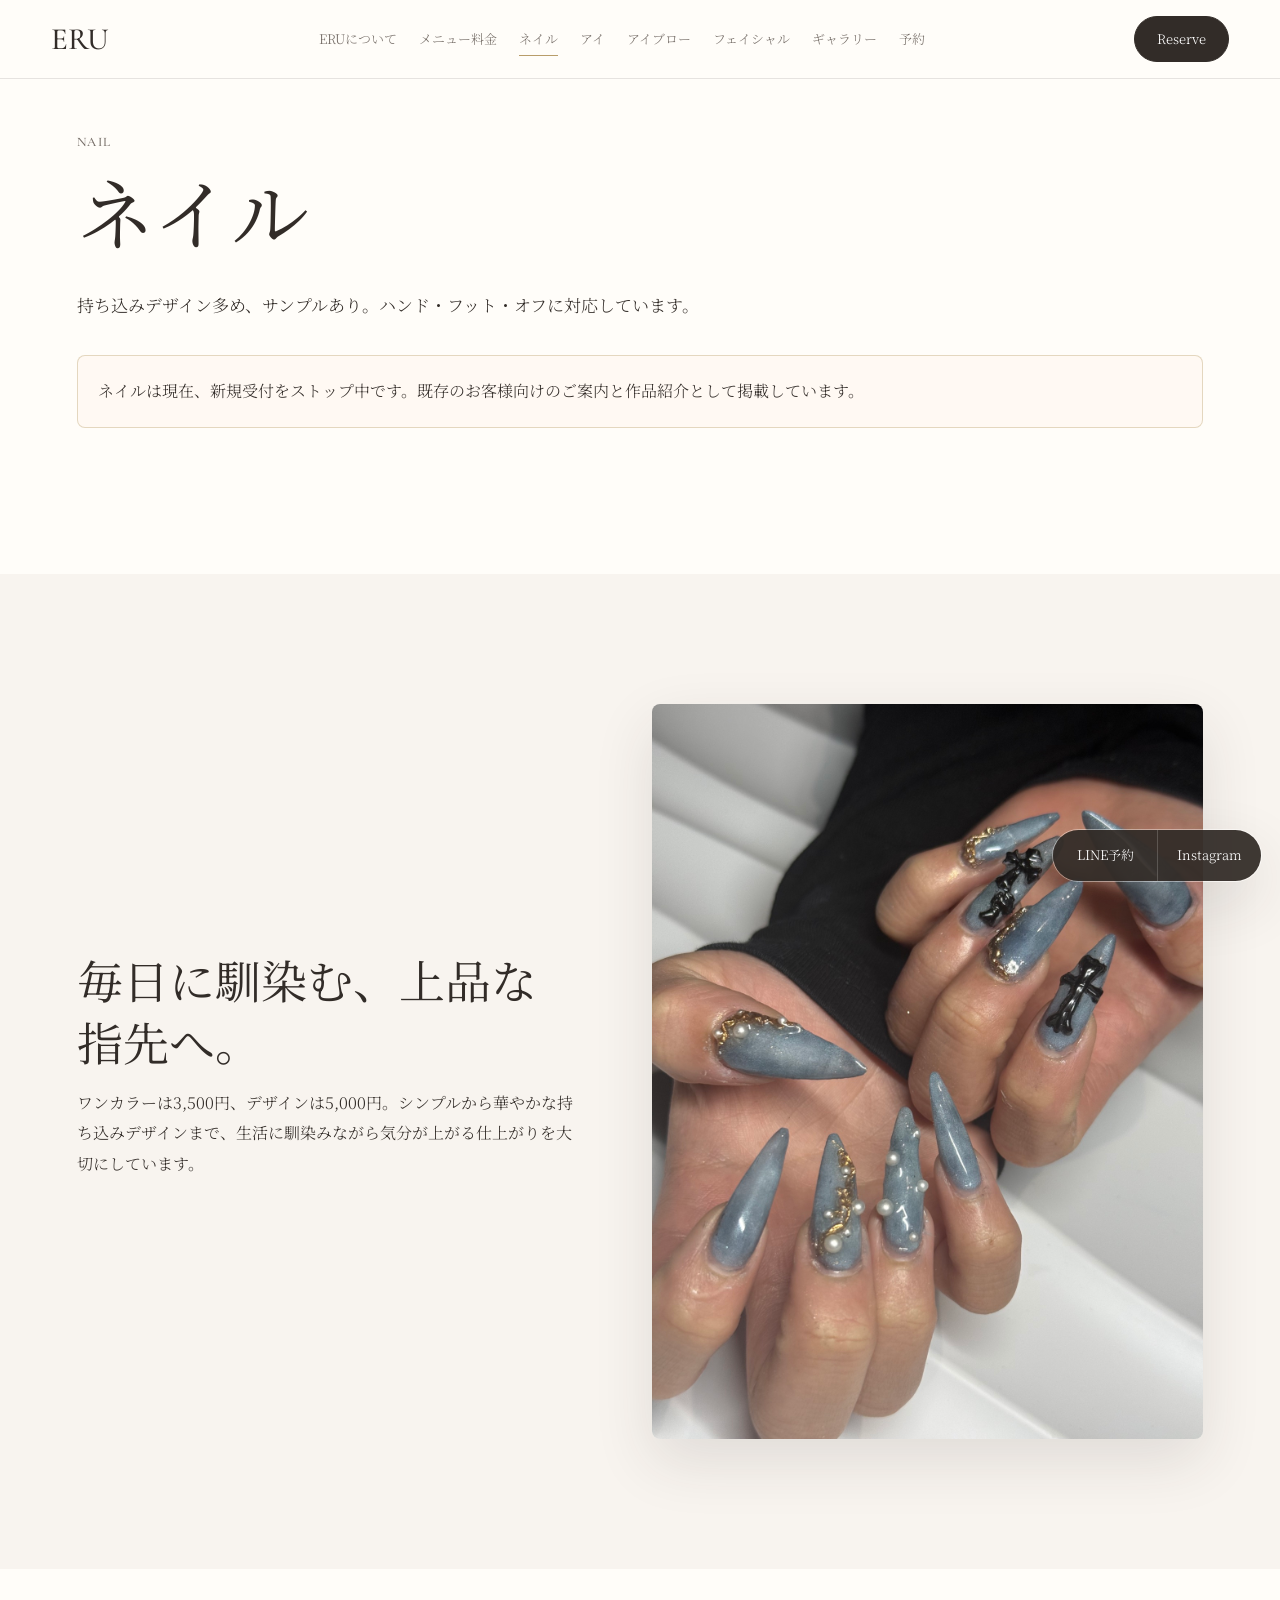
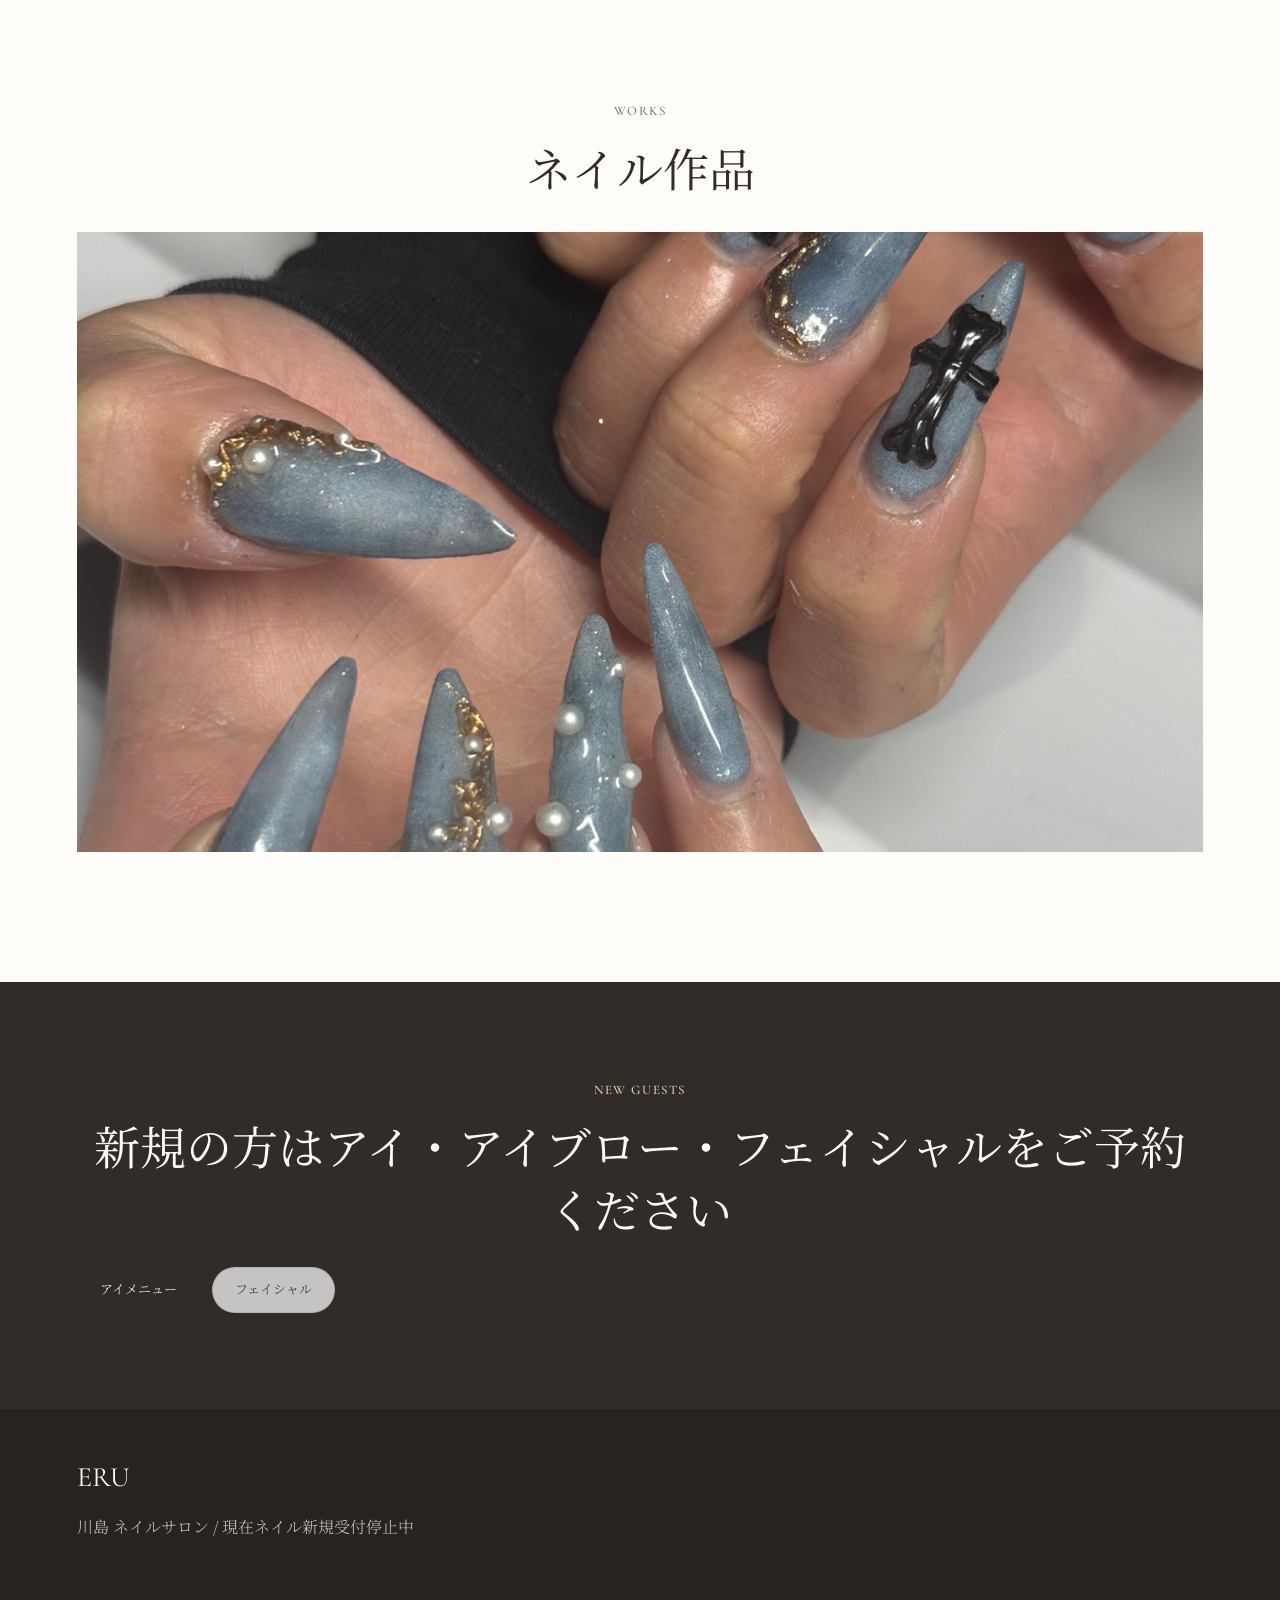
<file: nail.html>
<!doctype html>
<html lang="ja">
  <head><meta charset="utf-8" /><meta name="viewport" content="width=device-width, initial-scale=1" />
    <meta name="theme-color" content="#f8f4ef" />
    <meta name="apple-mobile-web-app-title" content="ERU" />
    <meta name="application-name" content="ERU" />
    <link rel="apple-touch-icon" sizes="180x180" href="/assets/icons/apple-touch-icon.png" />
    <link rel="icon" type="image/svg+xml" href="/favicon.svg" />
    <link rel="icon" type="image/png" sizes="32x32" href="/assets/icons/favicon-32.png" />
    <link rel="manifest" href="/site.webmanifest" /><title>ネイル｜ERU 川島ネイルサロン</title><meta name="description" content="京都市西京区川島東代町のERUネイルページ。ハンド、フット、オフ、ワンカラー、デザイン、持ち込みデザイン対応。現在ネイルは新規受付ストップ中です。" /><link rel="preconnect" href="https://fonts.googleapis.com" /><link rel="preconnect" href="https://fonts.gstatic.com" crossorigin /><link href="https://fonts.googleapis.com/css2?family=Cormorant+Garamond:wght@400;500;600&family=Noto+Serif+JP:wght@300;400;500;600&display=swap" rel="stylesheet" /><link rel="stylesheet" href="styles.css?v=20261008-kintsugi" /></head>
  <body><header class="site-header"><a class="brand" href="index.html">ERU</a><button class="menu-toggle" aria-label="メニューを開閉" aria-expanded="false"><span></span><span></span><span></span></button><nav class="nav"><a href="about.html">ERUについて</a><a href="menu.html">メニュー料金</a><a aria-current="page" href="nail.html">ネイル</a><a href="eye.html">アイ</a><a href="eyebrow.html">アイブロー</a><a href="facial.html">フェイシャル</a><a href="gallery.html">ギャラリー</a><a href="reserve.html">予約</a></nav><a class="reserve-link" href="reserve.html">Reserve</a></header>
    <main><section class="section" style="padding-top:130px"><div class="section-heading"><p class="eyebrow">Nail</p><h1 class="page-title">ネイル</h1><p class="lead">持ち込みデザイン多め、サンプルあり。ハンド・フット・オフに対応しています。</p></div><p class="notice">ネイルは現在、新規受付をストップ中です。既存のお客様向けのご案内と作品紹介として掲載しています。</p></section><section class="section alt"><div class="two-col"><div><h2>毎日に馴染む、上品な指先へ。</h2><p>ワンカラーは3,500円、デザインは5,000円。シンプルから華やかな持ち込みデザインまで、生活に馴染みながら気分が上がる仕上がりを大切にしています。</p></div><div class="image-frame"><img class="focus-left" src="assets/photos/eru-nail-blue-cross.jpg" alt="ブルーグレーとクロスパーツのネイル作品" /></div></div></section><section class="section"><div class="section-heading center"><p class="eyebrow">Works</p><h2>ネイル作品</h2></div><div class="gallery-grid spotlight"><img class="focus-left" src="assets/photos/eru-nail-blue-cross.jpg" alt="ブルーグレーとクロスパーツのネイル作品" /></div></section><section class="reservation-band"><p class="eyebrow">New Guests</p><h2>新規の方はアイ・アイブロー・フェイシャルをご予約ください</h2><div class="hero-actions center"><a class="button primary" href="eye.html">アイメニュー</a><a class="button secondary" href="facial.html">フェイシャル</a></div></section></main><footer class="footer"><strong>ERU</strong><span>川島 ネイルサロン / 現在ネイル新規受付停止中</span></footer><div class="fixed-reserve"><a href="https://lin.ee/IRVLOEX" target="_blank" rel="noreferrer">LINE予約</a><a href="https://www.instagram.com/eye.nail.beauty.elu?igsh=dmViY294dzFra2ww&utm_source=qr" target="_blank" rel="noreferrer">Instagram</a></div><script src="script.js"></script></body>
</html>
</file>
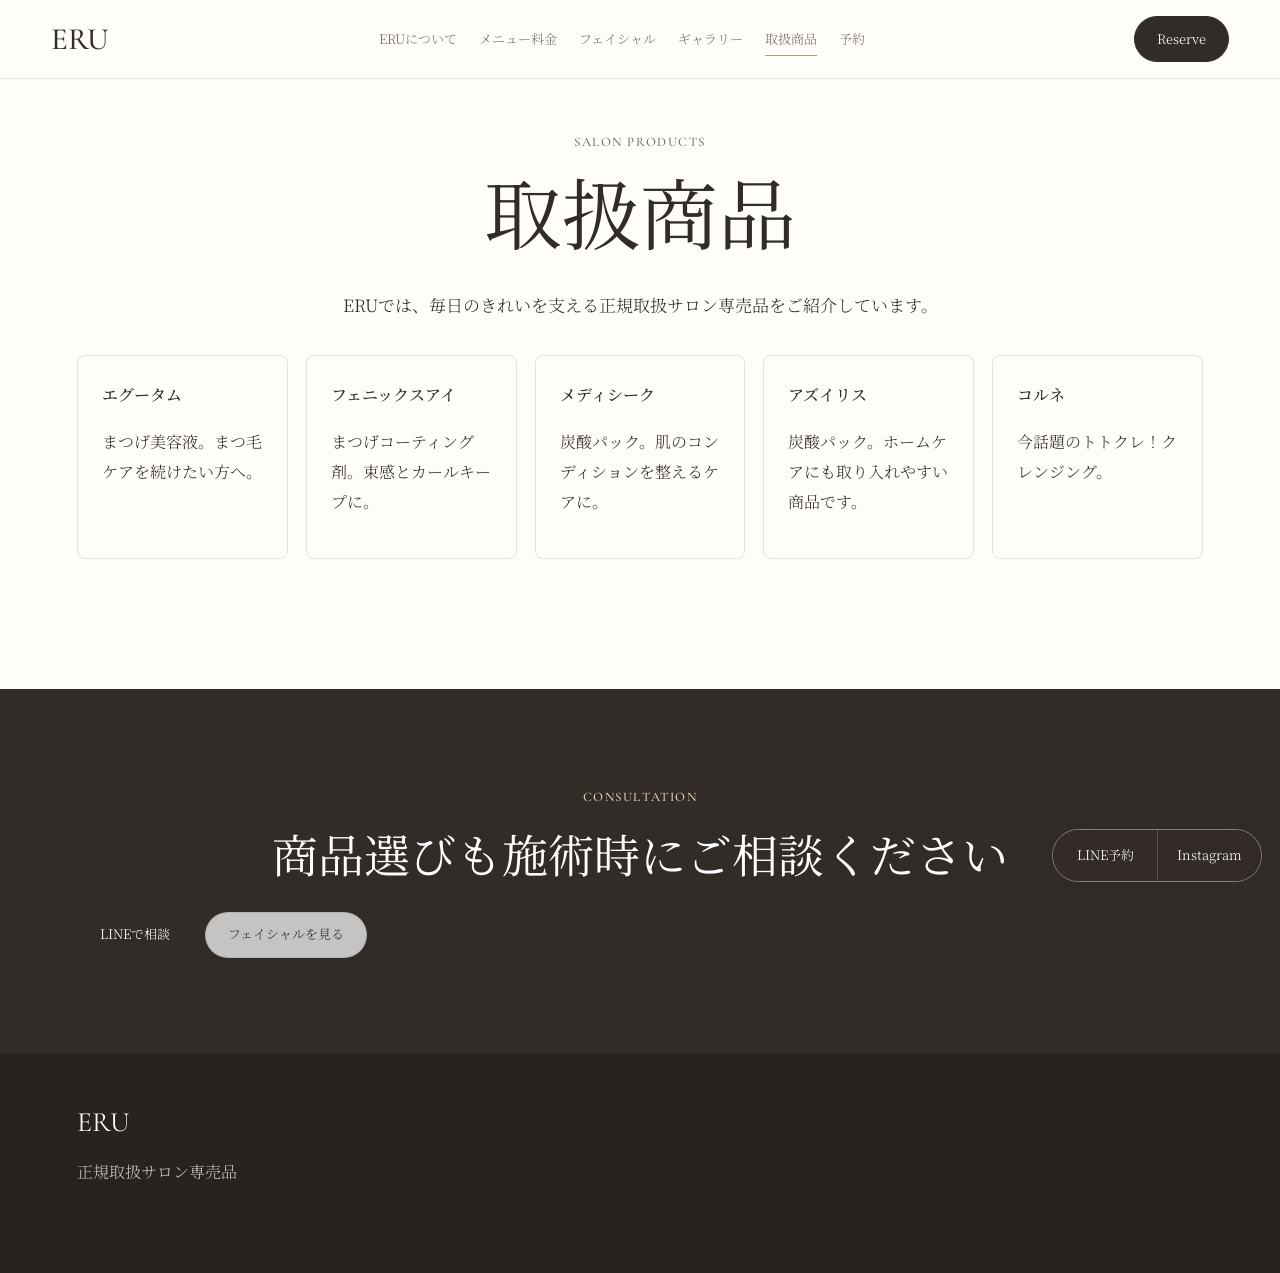
<file: products.html>
<!doctype html>
<html lang="ja">
  <head><meta charset="utf-8" /><meta name="viewport" content="width=device-width, initial-scale=1" />
    <meta name="theme-color" content="#f8f4ef" />
    <meta name="apple-mobile-web-app-title" content="ERU" />
    <meta name="application-name" content="ERU" />
    <link rel="apple-touch-icon" sizes="180x180" href="/assets/icons/apple-touch-icon.png" />
    <link rel="icon" type="image/svg+xml" href="/favicon.svg" />
    <link rel="icon" type="image/png" sizes="32x32" href="/assets/icons/favicon-32.png" />
    <link rel="manifest" href="/site.webmanifest" /><title>取扱商品｜ERU 正規取扱サロン専売品</title><meta name="description" content="ERUの正規取扱サロン専売品。エグータム、フェニックスアイ、メディシーク、アズイリス、コルネ トトクレ！クレンジング。" /><link rel="preconnect" href="https://fonts.googleapis.com" /><link rel="preconnect" href="https://fonts.gstatic.com" crossorigin /><link href="https://fonts.googleapis.com/css2?family=Cormorant+Garamond:wght@400;500;600&family=Noto+Serif+JP:wght@300;400;500;600&display=swap" rel="stylesheet" /><link rel="stylesheet" href="styles.css?v=20261008-kintsugi" /></head>
  <body><header class="site-header"><a class="brand" href="index.html">ERU</a><button class="menu-toggle" aria-label="メニューを開閉" aria-expanded="false"><span></span><span></span><span></span></button><nav class="nav"><a href="about.html">ERUについて</a><a href="menu.html">メニュー料金</a><a href="facial.html">フェイシャル</a><a href="gallery.html">ギャラリー</a><a aria-current="page" href="products.html">取扱商品</a><a href="reserve.html">予約</a></nav><a class="reserve-link" href="reserve.html">Reserve</a></header><main><section class="section" style="padding-top:130px"><div class="section-heading center"><p class="eyebrow">Salon Products</p><h1 class="page-title">取扱商品</h1><p class="lead">ERUでは、毎日のきれいを支える正規取扱サロン専売品をご紹介しています。</p></div><div class="product-grid"><div class="product-card"><strong>エグータム</strong><p>まつげ美容液。まつ毛ケアを続けたい方へ。</p></div><div class="product-card"><strong>フェニックスアイ</strong><p>まつげコーティング剤。束感とカールキープに。</p></div><div class="product-card"><strong>メディシーク</strong><p>炭酸パック。肌のコンディションを整えるケアに。</p></div><div class="product-card"><strong>アズイリス</strong><p>炭酸パック。ホームケアにも取り入れやすい商品です。</p></div><div class="product-card"><strong>コルネ</strong><p>今話題のトトクレ！クレンジング。</p></div></div></section><section class="reservation-band"><p class="eyebrow">Consultation</p><h2>商品選びも施術時にご相談ください</h2><div class="hero-actions center"><a class="button primary" href="https://lin.ee/IRVLOEX" target="_blank" rel="noreferrer">LINEで相談</a><a class="button secondary" href="facial.html">フェイシャルを見る</a></div></section></main><footer class="footer"><strong>ERU</strong><span>正規取扱サロン専売品</span></footer><div class="fixed-reserve"><a href="https://lin.ee/IRVLOEX" target="_blank" rel="noreferrer">LINE予約</a><a href="https://www.instagram.com/eye.nail.beauty.elu?igsh=dmViY294dzFra2ww&utm_source=qr" target="_blank" rel="noreferrer">Instagram</a></div><script src="script.js"></script></body>
</html>
</file>
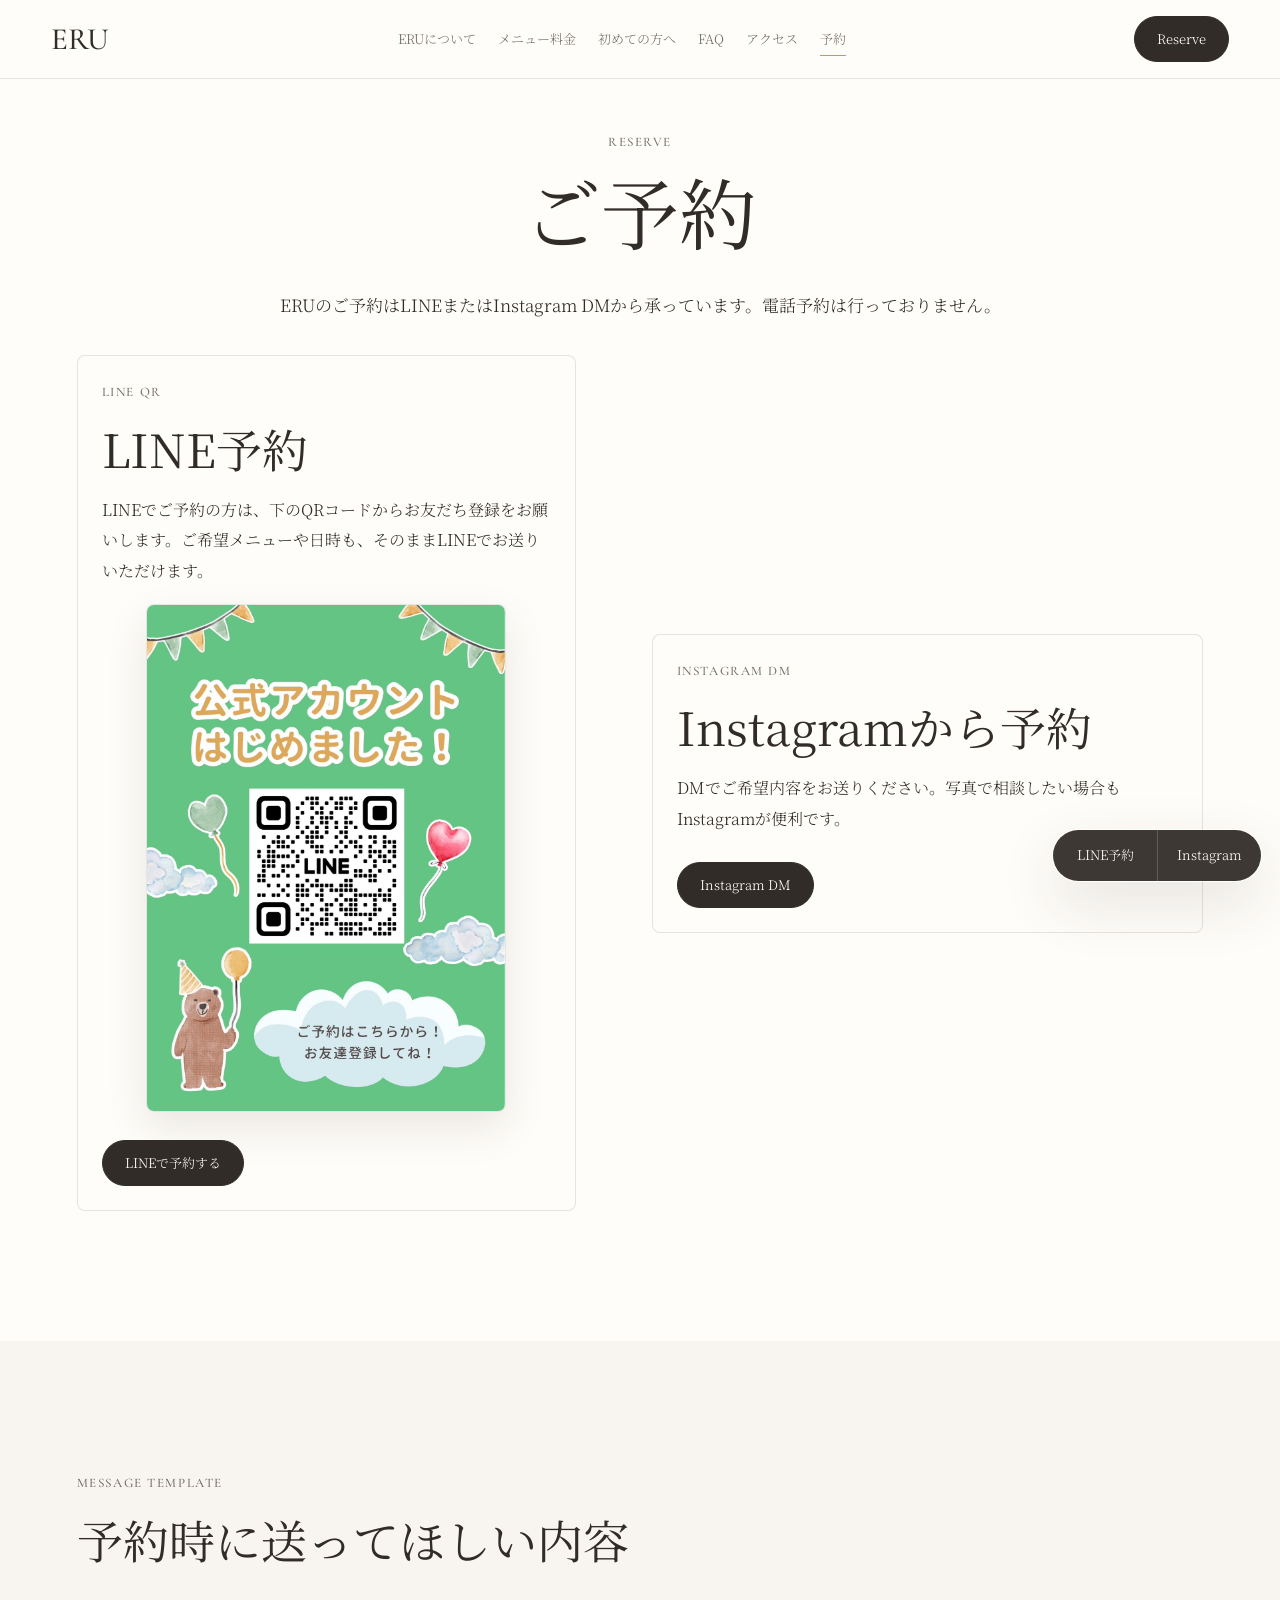
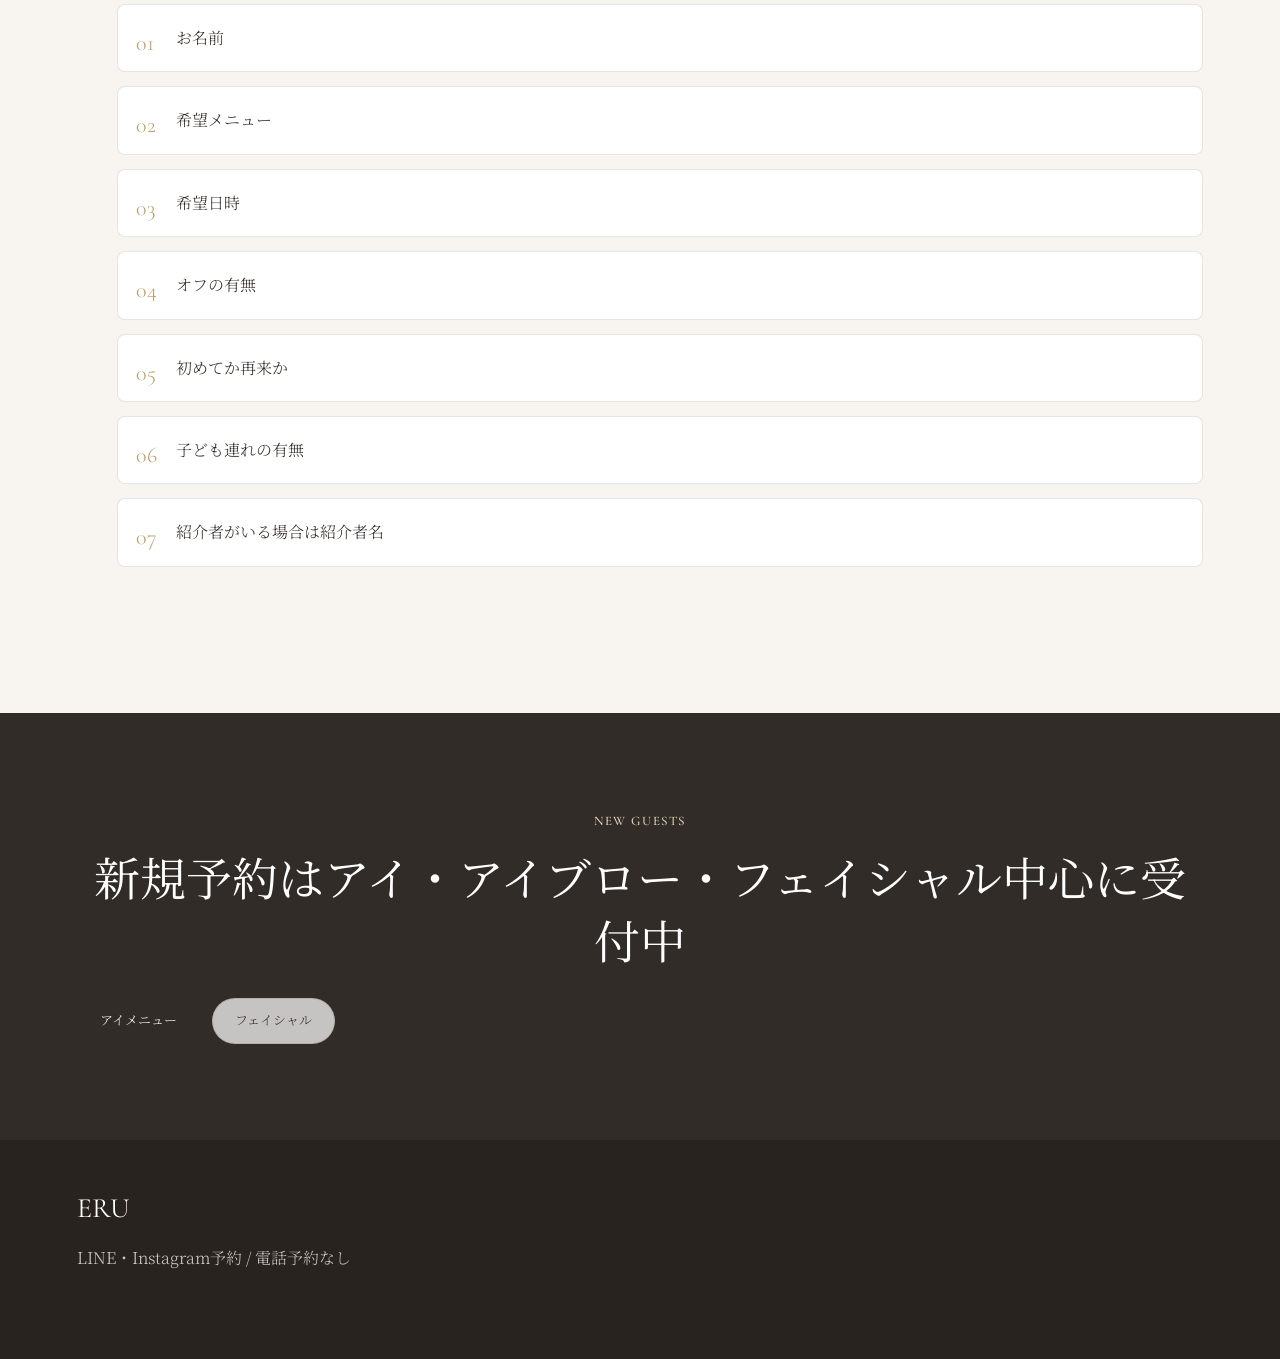
<file: reserve.html>
<!doctype html>
<html lang="ja">
  <head><meta charset="utf-8" /><meta name="viewport" content="width=device-width, initial-scale=1" />
    <meta name="theme-color" content="#f8f4ef" />
    <meta name="apple-mobile-web-app-title" content="ERU" />
    <meta name="application-name" content="ERU" />
    <link rel="apple-touch-icon" sizes="180x180" href="/assets/icons/apple-touch-icon.png" />
    <link rel="icon" type="image/svg+xml" href="/favicon.svg" />
    <link rel="icon" type="image/png" sizes="32x32" href="/assets/icons/favicon-32.png" />
    <link rel="manifest" href="/site.webmanifest" /><title>ご予約｜ERU LINE・Instagram予約</title><meta name="description" content="ERUのご予約ページ。LINEまたはInstagram DMから受付。予約時に送ってほしい内容、お名前、希望メニュー、希望日時、オフの有無、初回再来、子ども連れ、紹介者名。" /><link rel="preconnect" href="https://fonts.googleapis.com" /><link rel="preconnect" href="https://fonts.gstatic.com" crossorigin /><link href="https://fonts.googleapis.com/css2?family=Cormorant+Garamond:wght@400;500;600&family=Noto+Serif+JP:wght@300;400;500;600&display=swap" rel="stylesheet" /><link rel="stylesheet" href="styles.css?v=20261008-kintsugi" /></head>
  <body><header class="site-header"><a class="brand" href="index.html">ERU</a><button class="menu-toggle" aria-label="メニューを開閉" aria-expanded="false"><span></span><span></span><span></span></button><nav class="nav"><a href="about.html">ERUについて</a><a href="menu.html">メニュー料金</a><a href="first.html">初めての方へ</a><a href="faq.html">FAQ</a><a href="access.html">アクセス</a><a aria-current="page" href="reserve.html">予約</a></nav><a class="reserve-link" href="reserve.html">Reserve</a></header>
  <main><section class="section" style="padding-top:130px"><div class="section-heading center"><p class="eyebrow">Reserve</p><h1 class="page-title">ご予約</h1><p class="lead">ERUのご予約はLINEまたはInstagram DMから承っています。電話予約は行っておりません。</p></div><div class="two-col"><div id="line" class="note-card"><p class="eyebrow">LINE QR</p><h2>LINE予約</h2><p>LINEでご予約の方は、下のQRコードからお友だち登録をお願いします。ご希望メニューや日時も、そのままLINEでお送りいただけます。</p><img class="qr-image" src="assets/line-qr.jpg" alt="ERU公式LINE予約QRコード" loading="lazy" /><div class="action-row"><a class="button primary" href="https://lin.ee/IRVLOEX" target="_blank" rel="noreferrer">LINEで予約する</a></div></div><div class="note-card"><p class="eyebrow">Instagram DM</p><h2>Instagramから予約</h2><p>DMでご希望内容をお送りください。写真で相談したい場合もInstagramが便利です。</p><div class="action-row"><a class="button primary" href="https://www.instagram.com/eye.nail.beauty.elu?igsh=dmViY294dzFra2ww&utm_source=qr" target="_blank" rel="noreferrer">Instagram DM</a></div></div></div></section><section class="section alt"><div class="section-heading"><p class="eyebrow">Message Template</p><h2>予約時に送ってほしい内容</h2></div><ol class="flow"><li>お名前</li><li>希望メニュー</li><li>希望日時</li><li>オフの有無</li><li>初めてか再来か</li><li>子ども連れの有無</li><li>紹介者がいる場合は紹介者名</li></ol></section><section class="reservation-band"><p class="eyebrow">New Guests</p><h2>新規予約はアイ・アイブロー・フェイシャル中心に受付中</h2><div class="hero-actions center"><a class="button primary" href="eye.html">アイメニュー</a><a class="button secondary" href="facial.html">フェイシャル</a></div></section></main><footer class="footer"><strong>ERU</strong><span>LINE・Instagram予約 / 電話予約なし</span></footer><div class="fixed-reserve"><a href="https://lin.ee/IRVLOEX" target="_blank" rel="noreferrer">LINE予約</a><a href="https://www.instagram.com/eye.nail.beauty.elu?igsh=dmViY294dzFra2ww&utm_source=qr" target="_blank" rel="noreferrer">Instagram</a></div><script src="script.js"></script></body>
</html>
</file>
<file: styles.css>
:root {
  --ink: #322c28;
  --muted: #756d67;
  --soft: #f8f4ef;
  --ivory: #fffdf9;
  --beige: #e7d9cb;
  --greige: #b8aea5;
  --gold: #b89d6a;
  --pink: #d7b8b2;
  --line: rgba(50, 44, 40, 0.12);
  --shadow: 0 22px 60px rgba(50, 44, 40, 0.12);
  --serif: "Cormorant Garamond", "Noto Serif JP", serif;
  --jp: "Noto Serif JP", serif;
}

* {
  box-sizing: border-box;
}

html {
  scroll-behavior: smooth;
}

body {
  margin: 0;
  background: var(--ivory);
  color: var(--ink);
  font-family: var(--jp);
  font-weight: 300;
  line-height: 1.9;
  letter-spacing: 0;
}

img {
  display: block;
  max-width: 100%;
}

a {
  color: inherit;
  text-decoration: none;
}

.site-header {
  position: fixed;
  inset: 0 0 auto;
  z-index: 50;
  display: flex;
  align-items: center;
  justify-content: space-between;
  gap: 18px;
  padding: 16px clamp(18px, 4vw, 54px);
  background: var(--ivory);
  border-bottom: 1px solid var(--line);
  transition: box-shadow 0.3s ease, background 0.3s ease;
}

.site-header.is-scrolled {
  background: var(--ivory);
  box-shadow: 0 12px 30px rgba(50, 44, 40, 0.08);
}

.brand {
  font-family: var(--serif);
  font-size: 31px;
  font-weight: 500;
  line-height: 1;
}

.nav {
  display: flex;
  align-items: center;
  gap: 22px;
  color: var(--muted);
  font-size: 13px;
}

.nav a {
  position: relative;
}

.nav a::after {
  position: absolute;
  right: 0;
  bottom: -5px;
  left: 0;
  height: 1px;
  background: var(--gold);
  content: "";
  transform: scaleX(0);
  transform-origin: right;
  transition: transform 0.28s ease;
}

.nav a:hover::after,
.nav a[aria-current="page"]::after {
  transform: scaleX(1);
  transform-origin: left;
}

.menu-toggle {
  display: none;
  width: 42px;
  height: 42px;
  border: 1px solid var(--line);
  border-radius: 50%;
  background: rgba(255, 255, 255, 0.72);
  color: var(--ink);
}

.menu-toggle span {
  display: block;
  width: 17px;
  height: 1px;
  margin: 5px auto;
  background: currentColor;
  transition: transform 0.25s ease, opacity 0.25s ease;
}

.menu-toggle.is-open span:nth-child(1) {
  transform: translateY(6px) rotate(42deg);
}

.menu-toggle.is-open span:nth-child(2) {
  opacity: 0;
}

.menu-toggle.is-open span:nth-child(3) {
  transform: translateY(-6px) rotate(-42deg);
}

.reserve-link,
.button {
  display: inline-flex;
  align-items: center;
  justify-content: center;
  min-height: 46px;
  padding: 0 22px;
  border: 1px solid var(--ink);
  border-radius: 999px;
  font-size: 13px;
  line-height: 1.3;
  transition: transform 0.25s ease, box-shadow 0.25s ease, background 0.25s ease;
}

.reserve-link,
.button.primary {
  background: var(--ink);
  color: #fff;
}

.button.secondary {
  border-color: var(--line);
  background: rgba(255, 255, 255, 0.72);
  color: var(--ink);
}

.button:hover,
.reserve-link:hover {
  transform: translateY(-2px);
  box-shadow: var(--shadow);
}

main {
  overflow: hidden;
}

.hero {
  position: relative;
  isolation: isolate;
  display: grid;
  min-height: 92svh;
  place-items: end start;
  padding: 120px clamp(22px, 6vw, 78px) 70px;
  background: var(--ink);
  color: #fff;
}

.hero-media {
  position: absolute;
  inset: 0;
  z-index: -2;
  background: center / cover no-repeat;
}

.hero-media.home {
  background-image: url("assets/photos/eru-salon-window.jpg");
  background-position: center 42%;
}

.hero-media.about {
  background-image: url("https://images.unsplash.com/photo-1521590832167-7bcbfaa6381f?auto=format&fit=crop&w=1800&q=82");
}

.hero-media.menu {
  background-image: url("https://images.unsplash.com/photo-1487412947147-5cebf100ffc2?auto=format&fit=crop&w=1800&q=82");
}

.hero-media::after {
  position: absolute;
  inset: 0;
  z-index: -1;
  background: linear-gradient(90deg, rgba(40, 34, 30, 0.62), rgba(40, 34, 30, 0.28), rgba(40, 34, 30, 0.1));
  content: "";
}

.hero-media.home::after {
  background: linear-gradient(90deg, rgba(38, 32, 28, 0.74), rgba(38, 32, 28, 0.42), rgba(38, 32, 28, 0.18));
}

.hero-content {
  width: min(680px, 100%);
}

.eyebrow {
  margin: 0 0 12px;
  color: var(--gold);
  font-family: var(--serif);
  font-size: 13px;
  font-weight: 500;
  letter-spacing: 0.12em;
  text-transform: uppercase;
}

.hero .eyebrow {
  color: #ead9bd;
}

.section .eyebrow,
.section-band .eyebrow {
  color: var(--muted);
}

h1,
h2,
h3 {
  margin: 0;
  font-weight: 400;
  line-height: 1.35;
}

h1 {
  font-family: var(--serif);
  font-size: clamp(56px, 16vw, 128px);
  letter-spacing: 0;
}

.page-title {
  font-size: clamp(38px, 10vw, 78px);
}

h2 {
  font-size: clamp(27px, 6vw, 46px);
}

h3 {
  font-size: 22px;
}

.hero-copy {
  margin: 12px 0 14px;
  font-size: clamp(21px, 4vw, 32px);
}

.hero-text,
.lead {
  color: inherit;
  font-size: clamp(15px, 2.6vw, 17px);
}

.hero-actions,
.action-row {
  display: flex;
  flex-wrap: wrap;
  gap: 12px;
  margin-top: 28px;
}

.section {
  padding: clamp(72px, 11vw, 130px) clamp(22px, 6vw, 78px);
}

.section.alt,
.section-band {
  background: var(--soft);
}

.narrow {
  width: min(900px, 100%);
  margin: 0 auto;
}

.section-heading {
  width: min(920px, 100%);
  margin-bottom: 34px;
}

.center {
  margin-right: auto;
  margin-left: auto;
  text-align: center;
}

.two-col {
  display: grid;
  grid-template-columns: minmax(0, 0.95fr) minmax(0, 1.05fr);
  gap: clamp(28px, 6vw, 76px);
  align-items: center;
}

.image-frame {
  overflow: hidden;
  border-radius: 8px;
  box-shadow: var(--shadow);
}

.image-frame img {
  width: 100%;
  height: 100%;
  min-height: 360px;
  object-fit: cover;
}

.image-frame img.focus-top {
  object-position: center 22%;
}

.image-frame img.focus-left {
  object-position: 28% center;
}

.image-frame img.focus-bottom {
  object-position: center 70%;
}

.image-frame img.show-full {
  height: auto;
  min-height: 0;
  object-fit: contain;
  background: #fffaf7;
}

.card-grid,
.menu-grid,
.product-grid,
.blog-grid,
.gallery-grid {
  display: grid;
  gap: 18px;
}

.card-grid {
  grid-template-columns: repeat(4, minmax(0, 1fr));
}

.menu-grid,
.blog-grid {
  grid-template-columns: repeat(3, minmax(0, 1fr));
}

.product-grid {
  grid-template-columns: repeat(5, minmax(0, 1fr));
}

.gallery-grid {
  grid-template-columns: repeat(4, minmax(0, 1fr));
}

.gallery-grid.spotlight {
  grid-template-columns: minmax(0, 1fr);
}

.gallery-grid.spotlight img {
  height: min(72vw, 620px);
}

.card,
.menu-card,
.product-card,
.blog-card,
.note-card,
.faq-item {
  border: 1px solid var(--line);
  border-radius: 8px;
  background: rgba(255, 253, 249, 0.74);
}

.card,
.product-card,
.note-card,
.faq-item {
  padding: 24px;
}

.qr-image {
  width: min(100%, 360px);
  margin: 18px auto 0;
  border: 1px solid var(--line);
  border-radius: 8px;
  background: #fff;
  box-shadow: 0 16px 42px rgba(50, 44, 40, 0.1);
}

.card strong,
.product-card strong {
  display: block;
  margin-bottom: 8px;
  font-weight: 500;
}

.menu-card,
.blog-card {
  overflow: hidden;
}

.menu-card img,
.blog-card img,
.gallery-grid img {
  width: 100%;
  height: 260px;
  object-fit: cover;
}

.menu-card img.focus-top,
.gallery-grid img.focus-top {
  object-position: center 18%;
}

.menu-card img.focus-left,
.gallery-grid img.focus-left {
  object-position: 28% center;
}

.menu-card img.show-full,
.gallery-grid img.show-full {
  aspect-ratio: 1194 / 1488;
  height: auto;
  object-fit: contain;
  object-position: center;
  background: #fffaf7;
}

.gallery-grid img.tall {
  height: 360px;
}

.gallery-grid img.tall.show-full {
  height: auto;
}

.menu-card div,
.blog-card div {
  padding: 24px;
}

.tag {
  display: inline-flex;
  align-items: center;
  min-height: 28px;
  padding: 0 12px;
  border: 1px solid rgba(184, 157, 106, 0.42);
  border-radius: 999px;
  color: var(--muted);
  font-size: 12px;
}

.price-table {
  width: 100%;
  overflow: auto;
  border: 1px solid var(--line);
  border-radius: 8px;
  background: #fff;
}

table {
  width: 100%;
  min-width: 680px;
  border-collapse: collapse;
}

caption {
  padding: 18px;
  text-align: left;
  font-weight: 500;
}

th,
td {
  padding: 16px;
  border-top: 1px solid var(--line);
  text-align: left;
  vertical-align: top;
}

th {
  color: var(--muted);
  font-weight: 500;
}

.notice {
  padding: 20px;
  border: 1px solid rgba(184, 157, 106, 0.38);
  border-radius: 8px;
  background: #fff9f3;
}

.flow {
  display: grid;
  gap: 14px;
  counter-reset: step;
}

.flow li {
  list-style: none;
  position: relative;
  padding: 18px 18px 18px 58px;
  border: 1px solid var(--line);
  border-radius: 8px;
  background: #fff;
}

.flow li::before {
  position: absolute;
  top: 18px;
  left: 18px;
  color: var(--gold);
  font-family: var(--serif);
  font-size: 22px;
  content: counter(step, decimal-leading-zero);
  counter-increment: step;
}

.faq-item summary {
  cursor: pointer;
  font-weight: 500;
}

.faq-item p {
  margin-bottom: 0;
  color: var(--muted);
}

.reservation-band {
  padding: clamp(56px, 9vw, 96px) clamp(22px, 6vw, 78px);
  background: var(--ink);
  color: #fff;
  text-align: center;
}

.reservation-band .eyebrow {
  color: #ead9bd;
}

.fixed-reserve {
  position: fixed;
  right: 18px;
  bottom: 18px;
  z-index: 60;
  display: flex;
  overflow: hidden;
  border: 1px solid rgba(255, 255, 255, 0.4);
  border-radius: 999px;
  box-shadow: var(--shadow);
}

.fixed-reserve a {
  min-width: 104px;
  padding: 13px 16px;
  background: rgba(50, 44, 40, 0.94);
  color: #fff;
  font-size: 13px;
  text-align: center;
}

.fixed-reserve a + a {
  border-left: 1px solid rgba(255, 255, 255, 0.18);
}

.footer {
  padding: 42px clamp(22px, 6vw, 78px) 86px;
  background: #29231f;
  color: rgba(255, 255, 255, 0.74);
}

.footer strong {
  display: block;
  margin-bottom: 8px;
  color: #fff;
  font-family: var(--serif);
  font-size: 28px;
  font-weight: 400;
}

.reveal {
  opacity: 0;
  transform: translateY(24px);
  transition: opacity 0.7s ease, transform 0.7s ease;
}

.reveal.is-visible {
  opacity: 1;
  transform: translateY(0);
}

@media (prefers-reduced-motion: reduce) {
  html {
    scroll-behavior: auto;
  }

  .reveal,
  .reveal.is-visible {
    opacity: 1;
    transform: none;
    transition: none;
  }
}

@media (max-width: 980px) {
  .nav {
    position: fixed;
    top: 74px;
    right: 14px;
    left: 14px;
    display: none;
    flex-direction: column;
    align-items: stretch;
    gap: 0;
    padding: 12px;
    border: 1px solid var(--line);
    border-radius: 8px;
    background: rgba(255, 253, 249, 0.98);
    box-shadow: var(--shadow);
  }

  .nav.is-open {
    display: flex;
  }

  .nav a {
    padding: 13px;
  }

  .menu-toggle {
    display: inline-block;
  }

  .reserve-link {
    display: none;
  }

  .two-col,
  .card-grid,
  .menu-grid,
  .product-grid,
  .gallery-grid,
  .blog-grid {
    grid-template-columns: 1fr;
  }

  .hero {
    min-height: 86svh;
  }

  .gallery-grid img,
  .menu-card img,
  .blog-card img {
    height: 230px;
  }

  .gallery-grid img.show-full,
  .menu-card img.show-full {
    height: auto;
  }
}

@media (max-width: 560px) {
  .site-header {
    padding: 14px 18px;
  }

  .brand {
    font-size: 27px;
  }

  .hero {
    padding: 108px 22px 56px;
  }

  .button {
    width: 100%;
  }

  .fixed-reserve {
    right: 12px;
    bottom: 12px;
    left: 12px;
  }

  .fixed-reserve a {
    flex: 1;
  }
}
</file>
